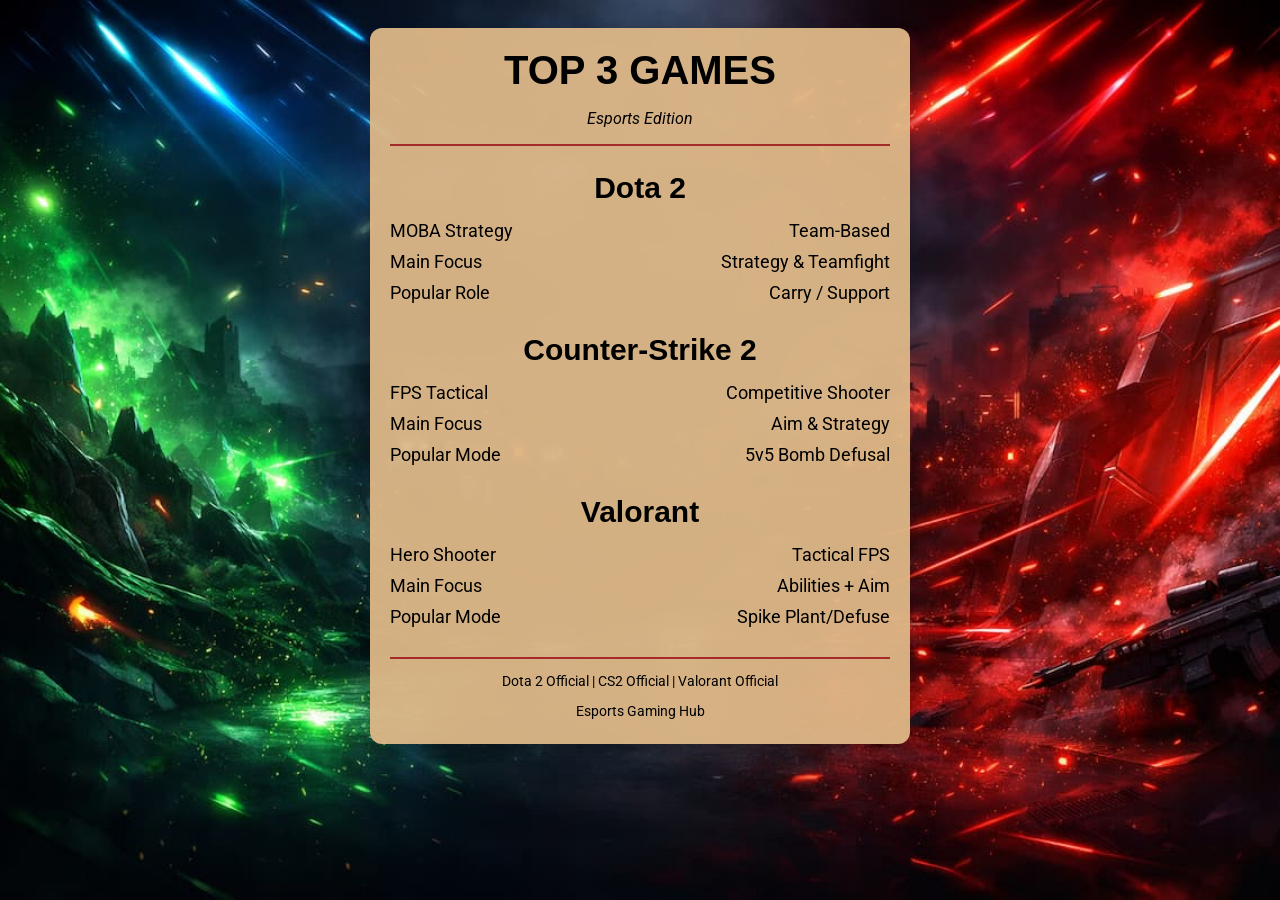
<file: cafe-remix/index.html>
<!DOCTYPE html>
<html lang="en">
  <head>
    <meta charset="utf-8" />
    <meta name="viewport" content="width=device-width, initial-scale=1.0" />
    <title>Top 3 Games</title>

    <!-- Google Font -->
    <link href="https://fonts.googleapis.com/css2?family=Roboto:wght@400;700&display=swap" rel="stylesheet"/>

    <!-- CSS -->
    <link href="styles.css" rel="stylesheet"/>
  </head>

  <body>
    <div class="menu">
      <main>
        <h1>TOP 3 GAMES</h1>
        <p class="established">Esports Edition</p>
        <hr>

        <section>
          <h2>Dota 2</h2>

          <article class="item">
            <p class="flavor">MOBA Strategy</p><p class="price">Team-Based</p>
          </article>
          <article class="item">
            <p class="flavor">Main Focus</p><p class="price">Strategy & Teamfight</p>
          </article>
          <article class="item">
            <p class="flavor">Popular Role</p><p class="price">Carry / Support</p>
          </article>
        </section>

        <section>
          <h2>Counter-Strike 2</h2>

          <article class="item">
            <p class="flavor">FPS Tactical</p><p class="price">Competitive Shooter</p>
          </article>
          <article class="item">
            <p class="flavor">Main Focus</p><p class="price">Aim & Strategy</p>
          </article>
          <article class="item">
            <p class="flavor">Popular Mode</p><p class="price">5v5 Bomb Defusal</p>
          </article>
        </section>

        <section>
          <h2>Valorant</h2>

          <article class="item">
            <p class="flavor">Hero Shooter</p><p class="price">Tactical FPS</p>
          </article>
          <article class="item">
            <p class="flavor">Main Focus</p><p class="price">Abilities + Aim</p>
          </article>
          <article class="item">
            <p class="flavor">Popular Mode</p><p class="price">Spike Plant/Defuse</p>
          </article>
        </section>

      </main>

      <hr class="bottom-line">

      <footer>
        <address>
          <p>
            <a href="https://www.dota2.com" target="_blank">Dota 2 Official</a> |
            <a href="https://www.counter-strike.net/cs2" target="_blank">CS2 Official</a> |
            <a href="https://playvalorant.com" target="_blank">Valorant Official</a>
          </p>
          <p class="address">Esports Gaming Hub</p>
        </address>
      </footer>
    </div>
  </body>
</html>
</file>
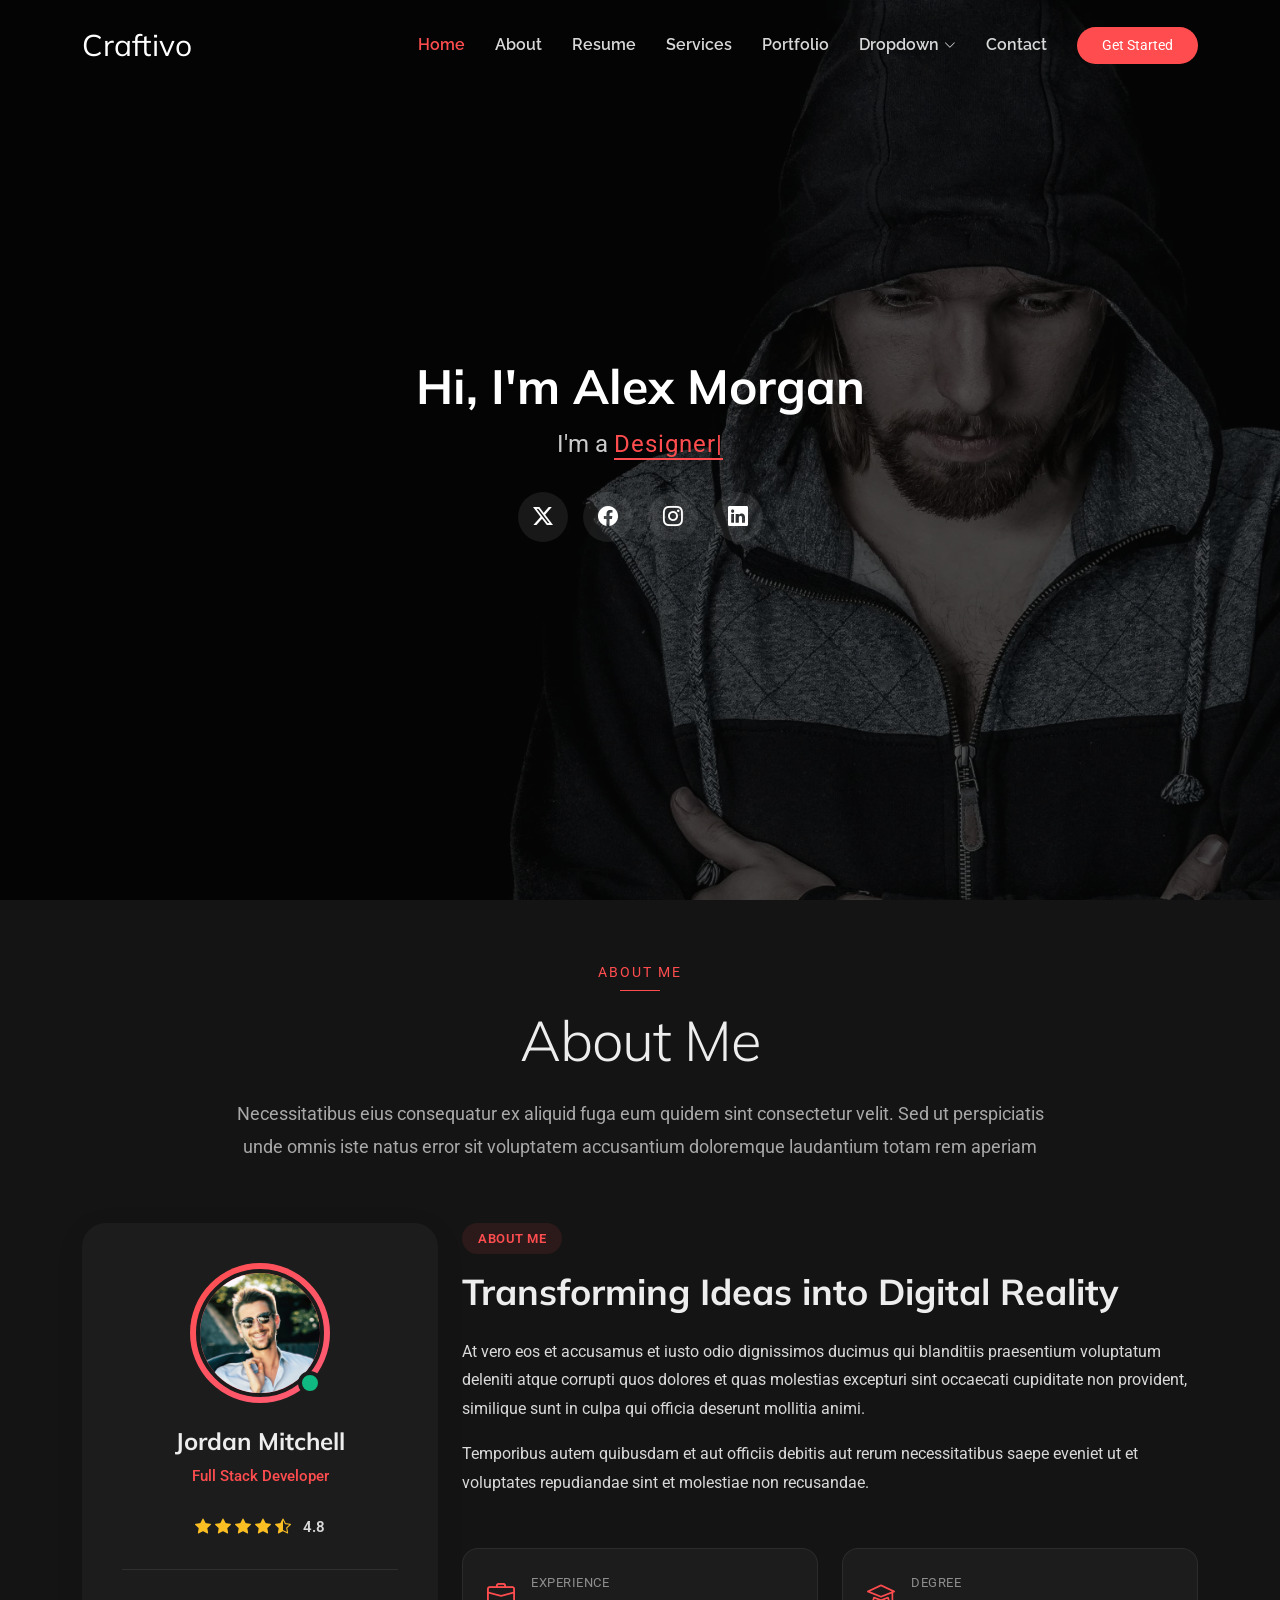
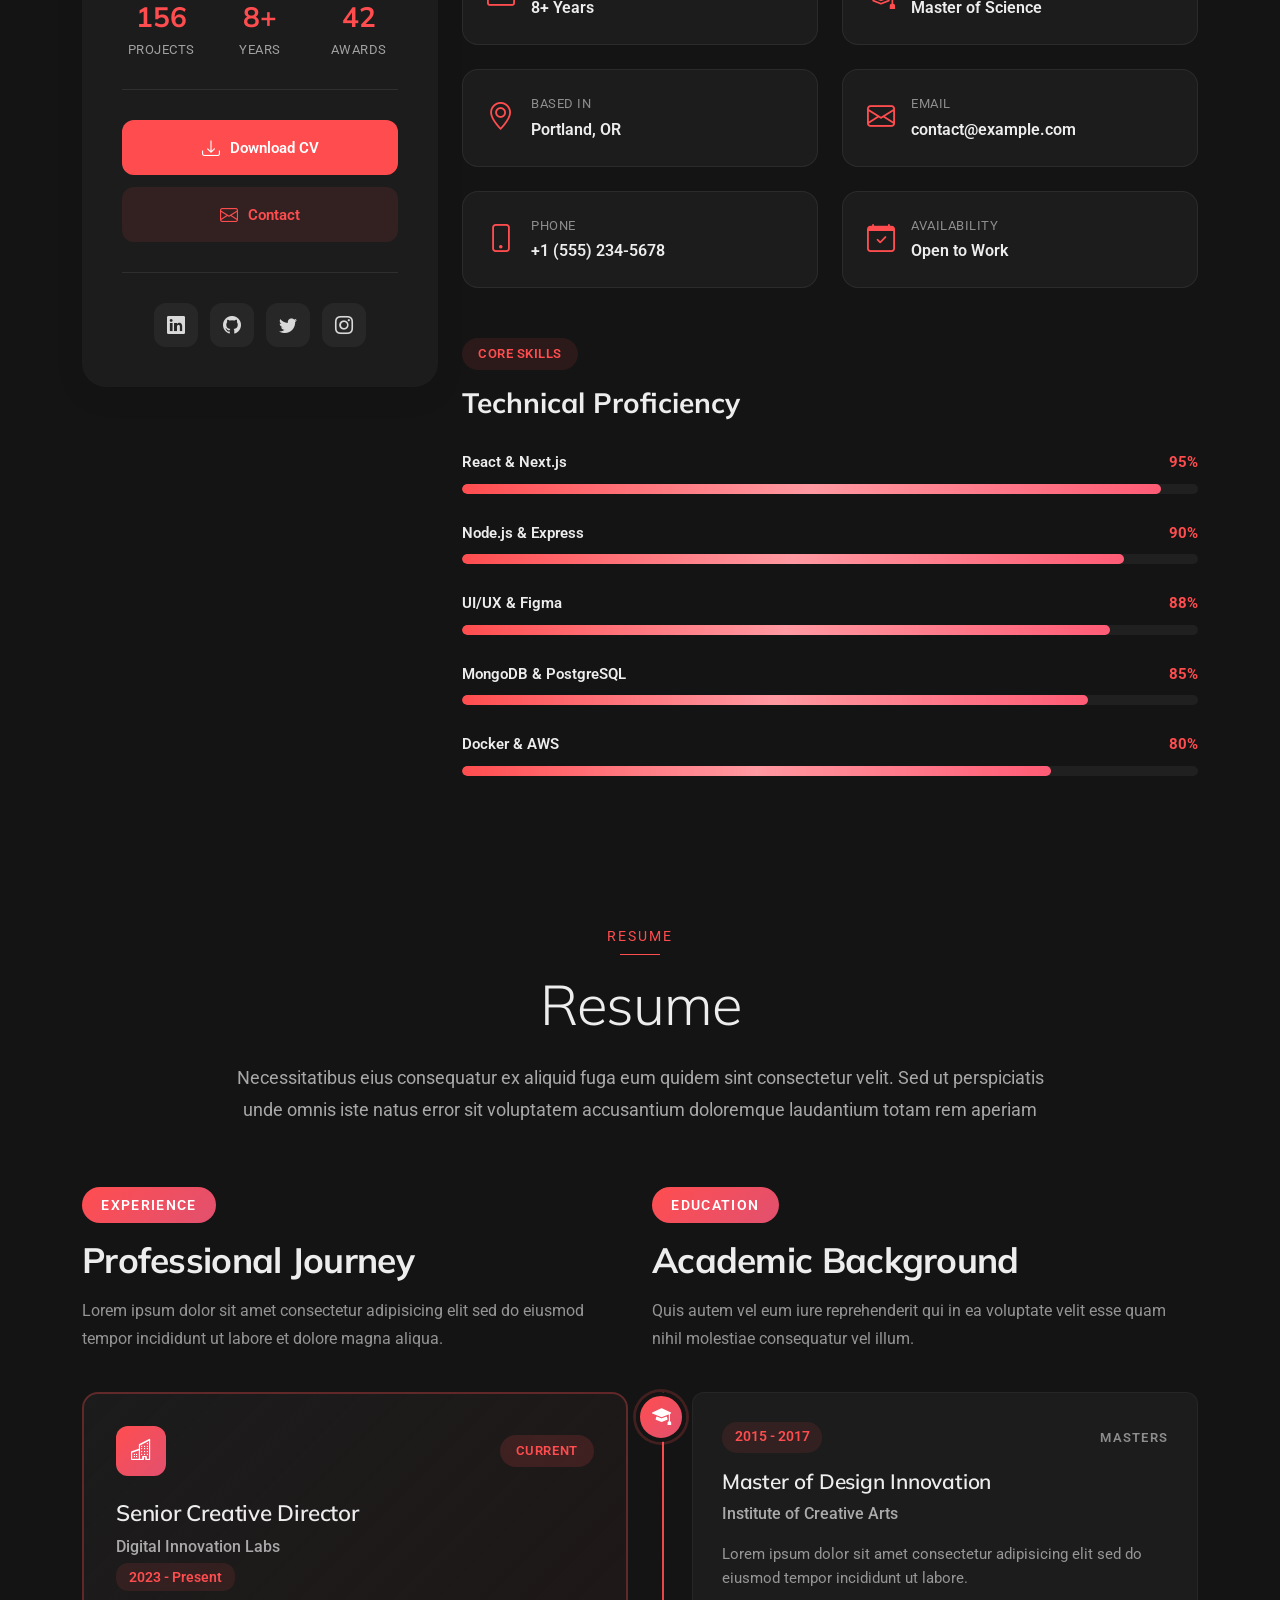
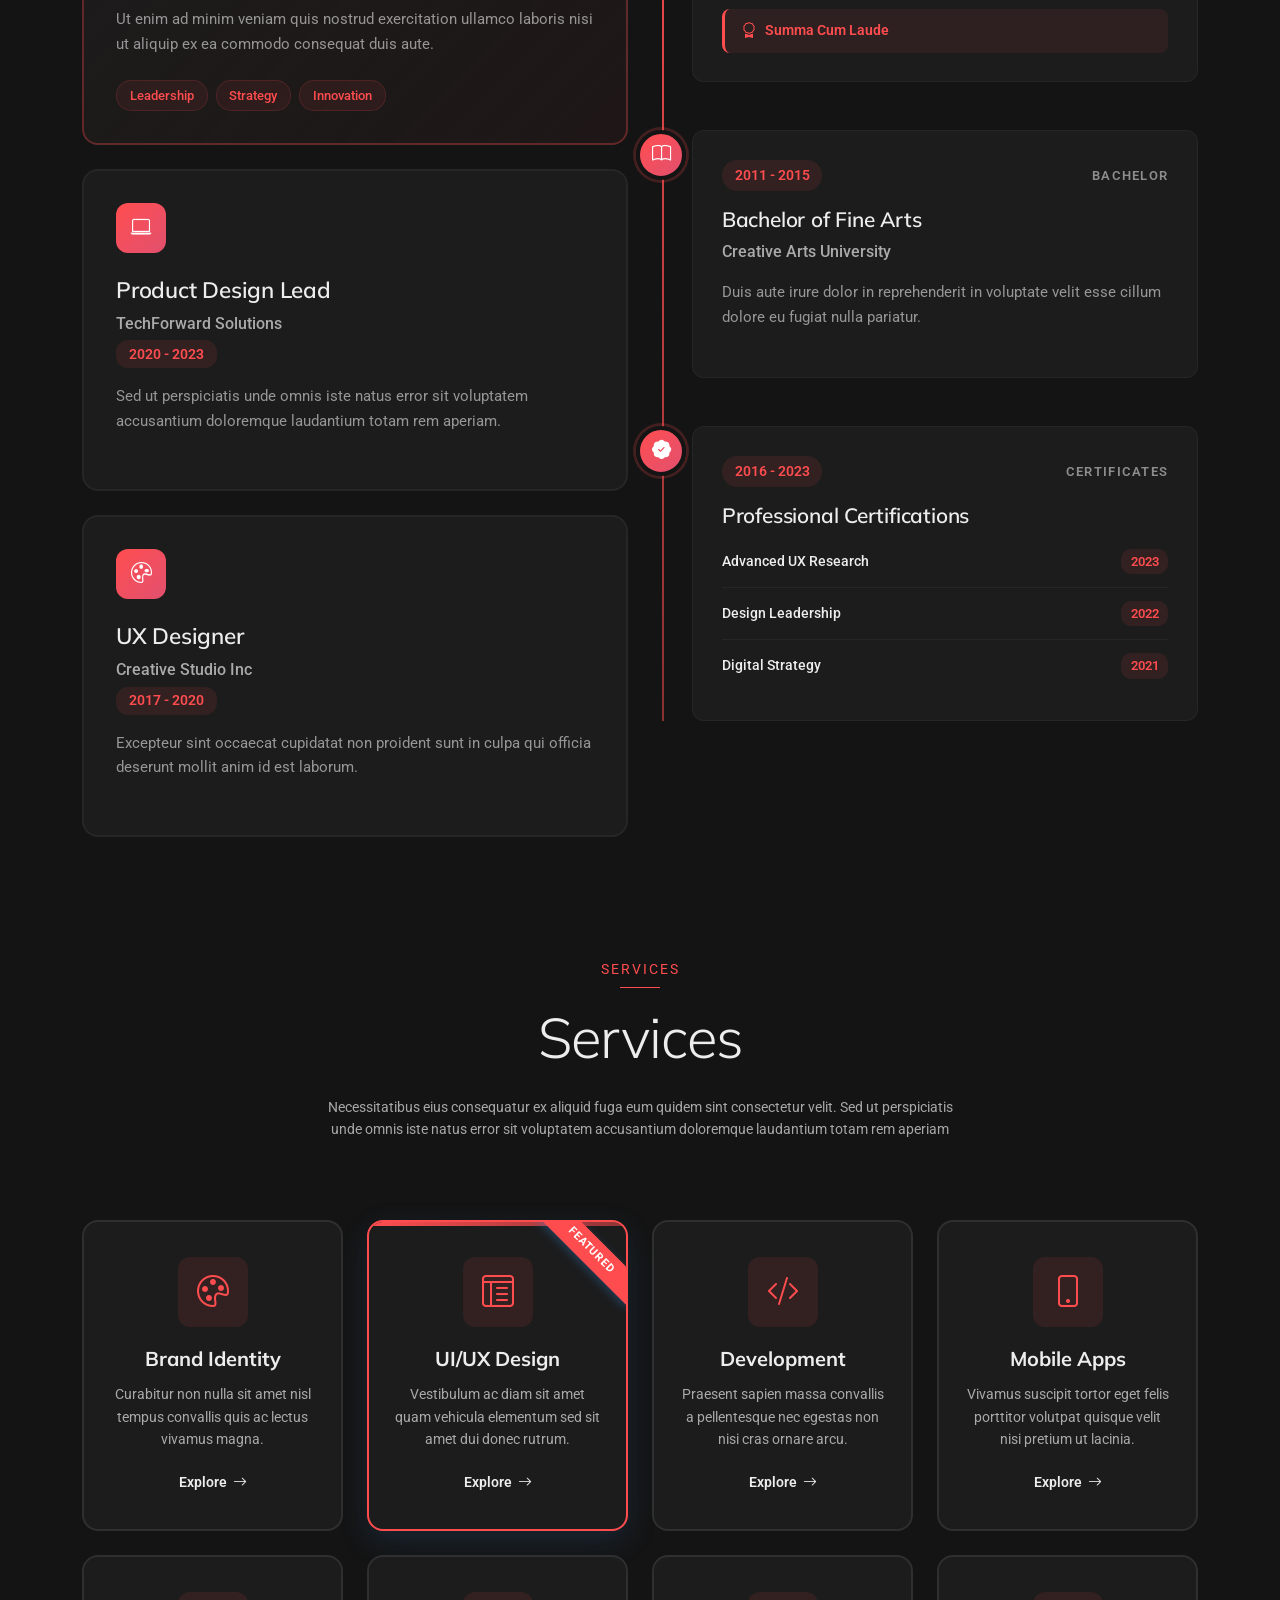
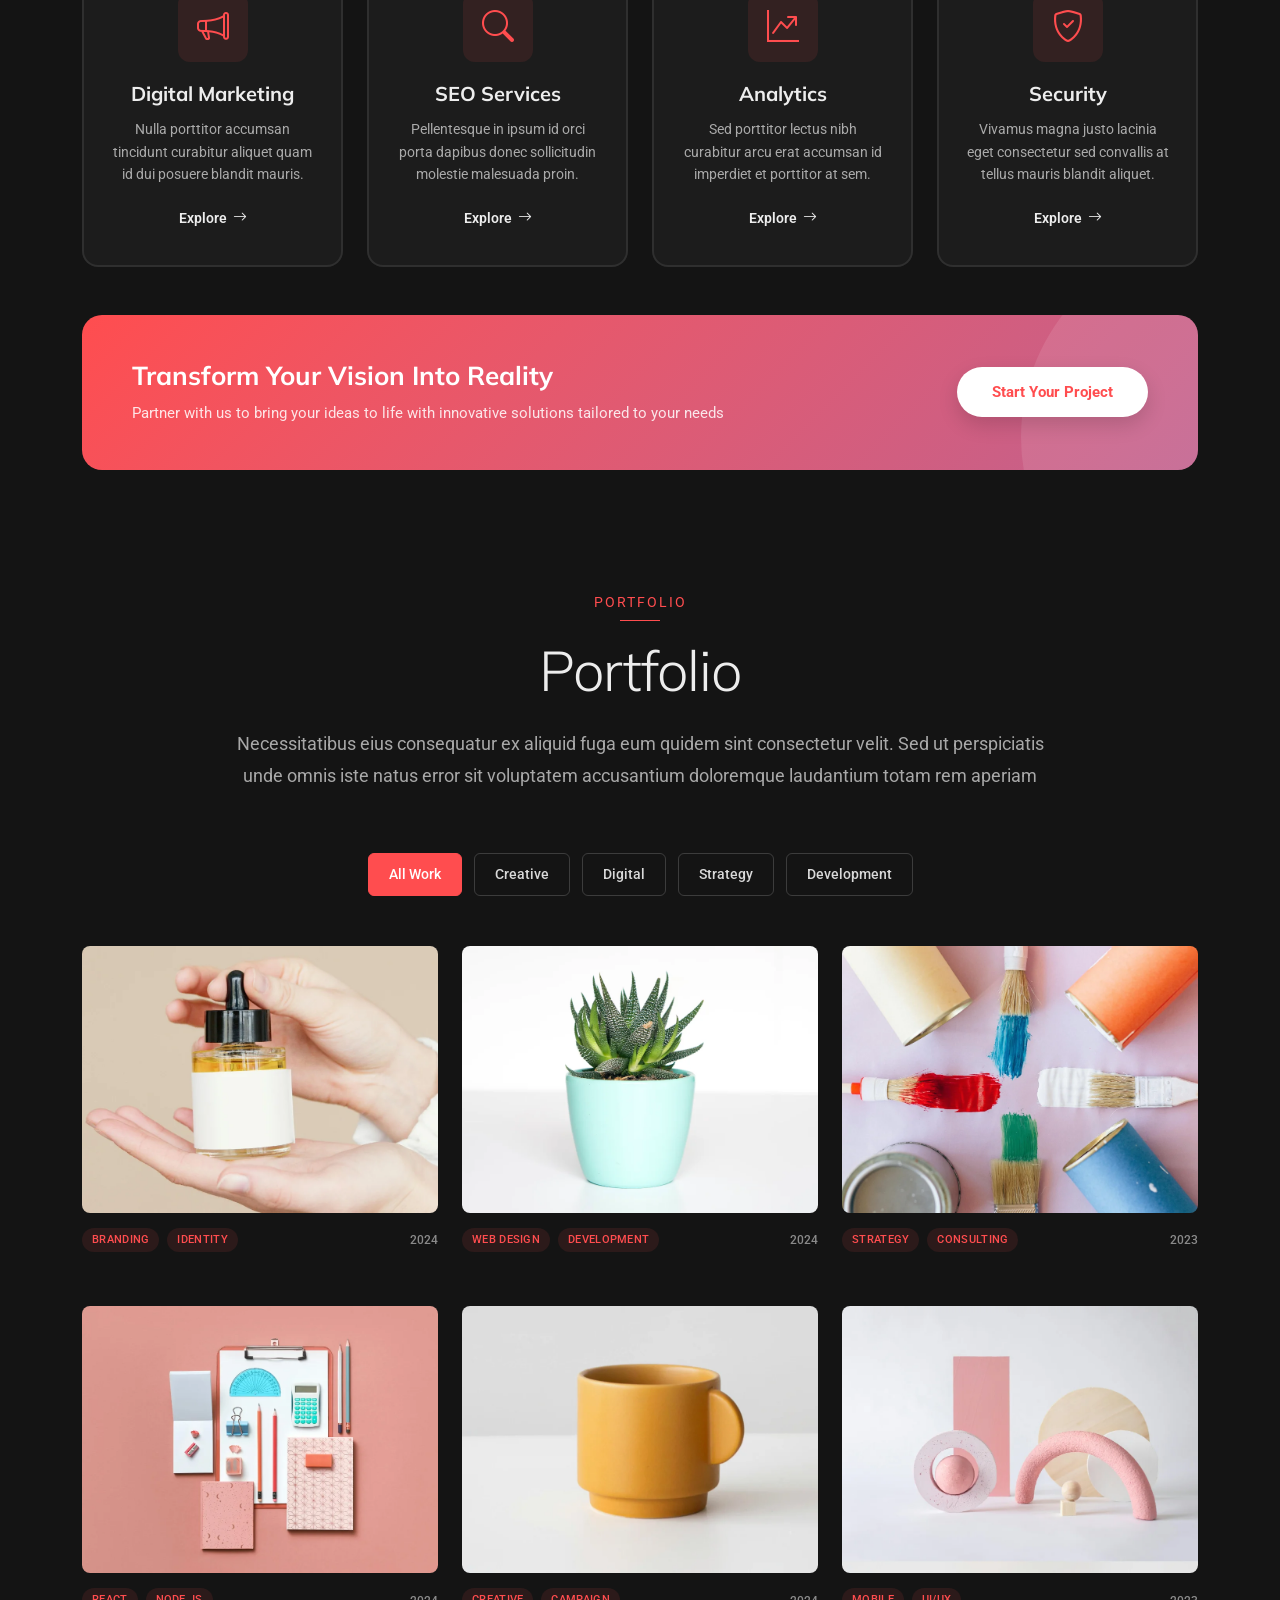
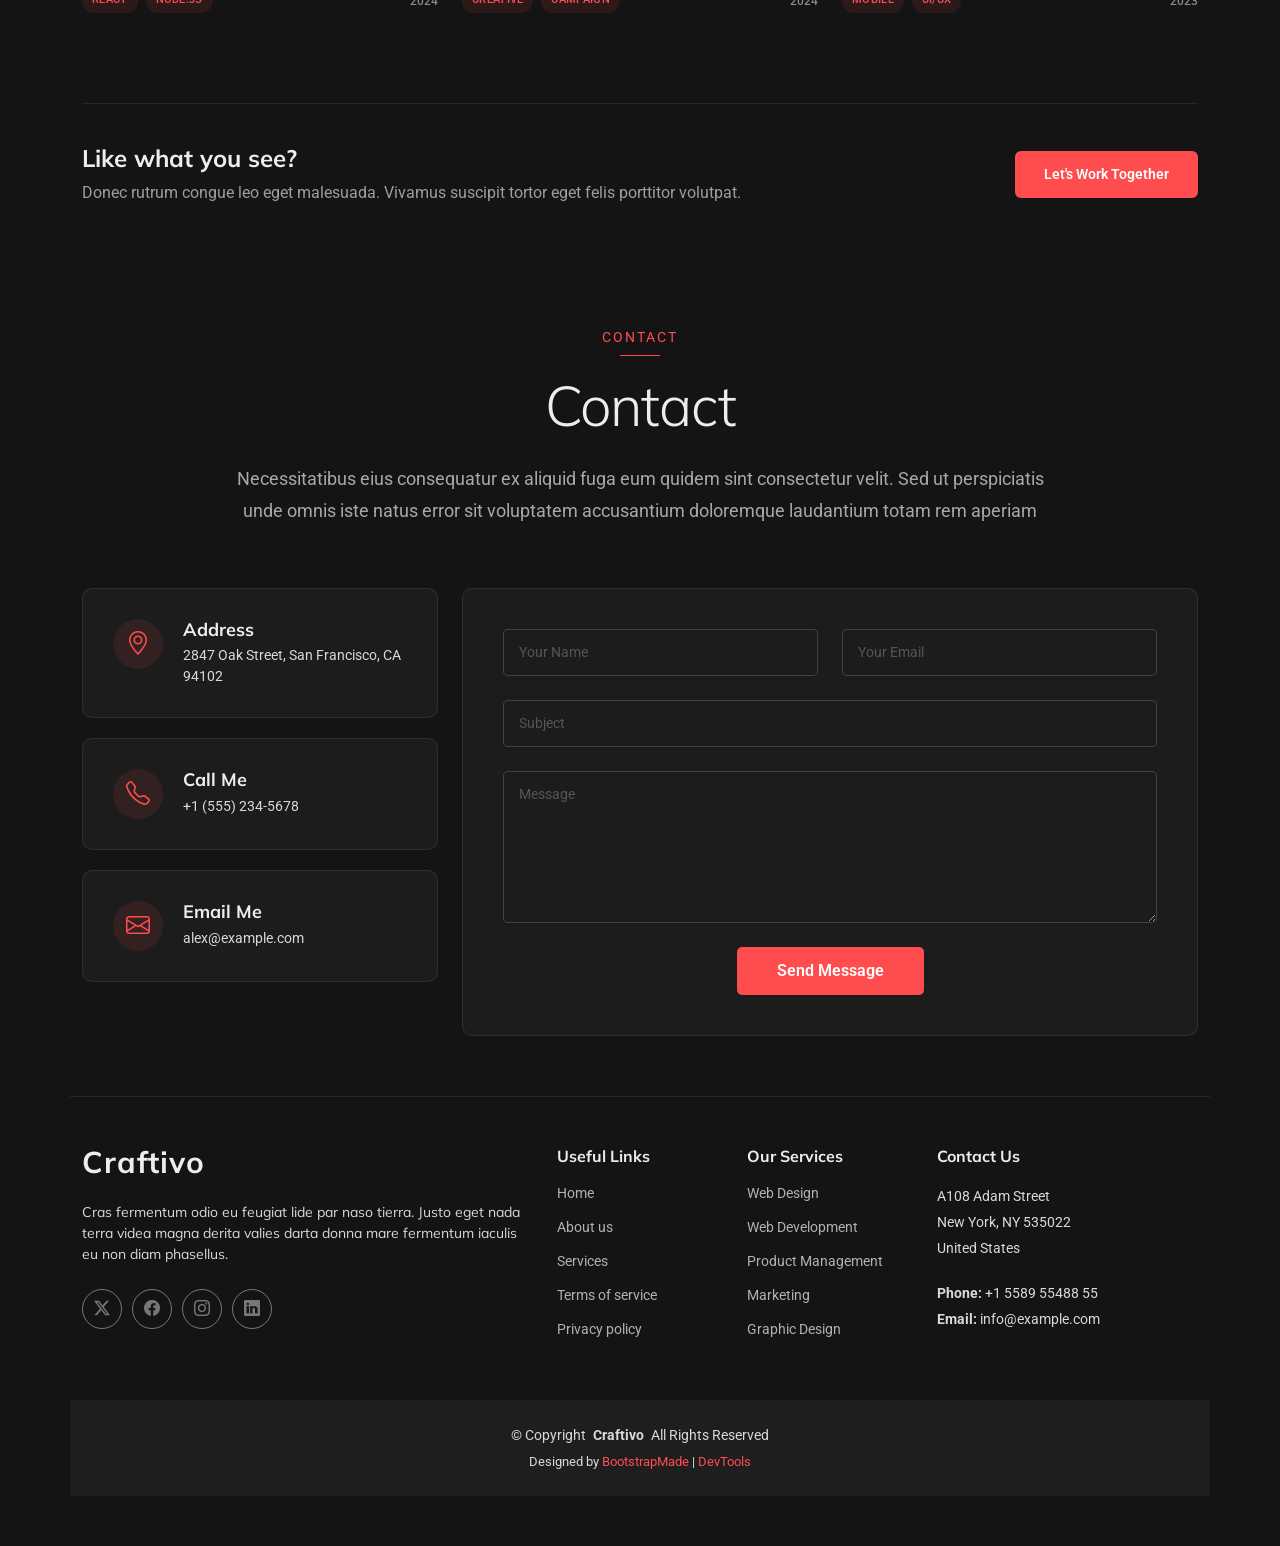
<file: p0/index.html>
<!DOCTYPE html>
<html lang="en">

<head>
  <meta charset="utf-8">
  <meta content="width=device-width, initial-scale=1.0" name="viewport">
  <title>Index - Craftivo Bootstrap Template</title>
  <meta name="description" content="">
  <meta name="keywords" content="">

  <!-- Favicons -->
  <link href="assets/img/favicon.png" rel="icon">
  <link href="assets/img/apple-touch-icon.png" rel="apple-touch-icon">

  <!-- Fonts -->
  <link href="https://fonts.googleapis.com" rel="preconnect">
  <link href="https://fonts.gstatic.com" rel="preconnect" crossorigin>
  <link href="https://fonts.googleapis.com/css2?family=Roboto:ital,wght@0,100;0,300;0,400;0,500;0,700;0,900;1,100;1,300;1,400;1,500;1,700;1,900&family=Raleway:ital,wght@0,100;0,200;0,300;0,400;0,500;0,600;0,700;0,800;0,900;1,100;1,200;1,300;1,400;1,500;1,600;1,700;1,800;1,900&family=Mulish:ital,wght@0,200;0,300;0,400;0,500;0,600;0,700;0,800;0,900;1,200;1,300;1,400;1,500;1,600;1,700;1,800;1,900&display=swap" rel="stylesheet">

  <!-- Vendor CSS Files -->
  <link href="assets/vendor/bootstrap/css/bootstrap.min.css" rel="stylesheet">
  <link href="assets/vendor/bootstrap-icons/bootstrap-icons.css" rel="stylesheet">
  <link href="assets/vendor/aos/aos.css" rel="stylesheet">
  <link href="assets/vendor/glightbox/css/glightbox.min.css" rel="stylesheet">
  <link href="assets/vendor/swiper/swiper-bundle.min.css" rel="stylesheet">

  <!-- Main CSS File -->
  <link href="assets/css/main.css" rel="stylesheet">

  <!-- =======================================================
  * Template Name: Craftivo
  * Template URL: https://bootstrapmade.com/craftivo-bootstrap-portfolio-template/
  * Updated: Oct 04 2025 with Bootstrap v5.3.8
  * Author: BootstrapMade.com
  * License: https://bootstrapmade.com/license/
  ======================================================== -->
</head>

<body class="index-page">

  <header id="header" class="header d-flex align-items-center fixed-top">
    <div class="container-fluid container-xl position-relative d-flex align-items-center">

      <a href="index.html" class="logo d-flex align-items-center me-auto">
        <!-- Uncomment the line below if you also wish to use an image logo -->
        <!-- <img src="assets/img/logo.webp" alt=""> -->
        <h1 class="sitename">Craftivo</h1>
      </a>

      <nav id="navmenu" class="navmenu">
        <ul>
          <li><a href="#hero" class="active">Home</a></li>
          <li><a href="#about">About</a></li>
          <li><a href="#resume">Resume</a></li>
          <li><a href="#services">Services</a></li>
          <li><a href="#portfolio">Portfolio</a></li>
          <li class="dropdown"><a href="#"><span>Dropdown</span> <i class="bi bi-chevron-down toggle-dropdown"></i></a>
            <ul>
              <li><a href="#">Dropdown 1</a></li>
              <li class="dropdown"><a href="#"><span>Deep Dropdown</span> <i class="bi bi-chevron-down toggle-dropdown"></i></a>
                <ul>
                  <li><a href="#">Deep Dropdown 1</a></li>
                  <li><a href="#">Deep Dropdown 2</a></li>
                  <li><a href="#">Deep Dropdown 3</a></li>
                  <li><a href="#">Deep Dropdown 4</a></li>
                  <li><a href="#">Deep Dropdown 5</a></li>
                </ul>
              </li>
              <li><a href="#">Dropdown 2</a></li>
              <li><a href="#">Dropdown 3</a></li>
              <li><a href="#">Dropdown 4</a></li>
            </ul>
          </li>
          <li><a href="#contact">Contact</a></li>
        </ul>
        <i class="mobile-nav-toggle d-xl-none bi bi-list"></i>
      </nav>

      <a class="btn-getstarted" href="#about">Get Started</a>

    </div>
  </header>

  <main class="main">

    <!-- Hero Section -->
    <section id="hero" class="hero section dark-background">

      <img src="assets/img/profile/profile-bg-5.webp" alt="" data-aos="fade-in">

      <div class="container" data-aos="fade-up" data-aos-delay="100">
        <div class="row justify-content-center">
          <div class="col-lg-8 text-center">
            <h2>Hi, I'm Alex Morgan</h2>
            <p>I'm a <span class="typed" data-typed-items="Designer, Developer, Freelancer, Photographer"></span><span class="typed-cursor" aria-hidden="true"></span></p>
            <div class="social-links">
              <a href="#"><i class="bi bi-twitter-x"></i></a>
              <a href="#"><i class="bi bi-facebook"></i></a>
              <a href="#"><i class="bi bi-instagram"></i></a>
              <a href="#"><i class="bi bi-linkedin"></i></a>
            </div>
          </div>
        </div>
      </div>

    </section><!-- /Hero Section -->

    <!-- About Section -->
    <section id="about" class="about section">

      <!-- Section Title -->
      <div class="container section-title" data-aos="fade-up">
        <span class="subtitle">About Me</span>
        <h2>About Me</h2>
        <p>Necessitatibus eius consequatur ex aliquid fuga eum quidem sint consectetur velit. Sed ut perspiciatis unde omnis iste natus error sit voluptatem accusantium doloremque laudantium totam rem aperiam</p>
      </div><!-- End Section Title -->

      <div class="container" data-aos="fade-up" data-aos-delay="100">

        <div class="row gy-5">
          <div class="col-lg-4" data-aos="zoom-in" data-aos-delay="150">
            <div class="profile-card">
              <div class="profile-header">
                <div class="profile-avatar">
                  <img src="assets/img/profile/profile-square-3.webp" class="img-fluid" alt="">
                  <div class="status-indicator"></div>
                </div>
                <h3>Jordan Mitchell</h3>
                <span class="role">Full Stack Developer</span>
                <div class="rating">
                  <i class="bi bi-star-fill"></i>
                  <i class="bi bi-star-fill"></i>
                  <i class="bi bi-star-fill"></i>
                  <i class="bi bi-star-fill"></i>
                  <i class="bi bi-star-half"></i>
                  <span>4.8</span>
                </div>
              </div>

              <div class="profile-stats">
                <div class="stat-item">
                  <h4>156</h4>
                  <p>Projects</p>
                </div>
                <div class="stat-item">
                  <h4>8+</h4>
                  <p>Years</p>
                </div>
                <div class="stat-item">
                  <h4>42</h4>
                  <p>Awards</p>
                </div>
              </div>

              <div class="profile-actions">
                <a href="#" class="btn-primary"><i class="bi bi-download"></i> Download CV</a>
                <a href="#" class="btn-secondary"><i class="bi bi-envelope"></i> Contact</a>
              </div>

              <div class="social-connect">
                <a href="#"><i class="bi bi-linkedin"></i></a>
                <a href="#"><i class="bi bi-github"></i></a>
                <a href="#"><i class="bi bi-twitter"></i></a>
                <a href="#"><i class="bi bi-instagram"></i></a>
              </div>
            </div>
          </div>

          <div class="col-lg-8" data-aos="fade-left" data-aos-delay="200">
            <div class="content-wrapper">
              <div class="bio-section">
                <div class="section-tag">About Me</div>
                <h2>Transforming Ideas into Digital Reality</h2>
                <p>At vero eos et accusamus et iusto odio dignissimos ducimus qui blanditiis praesentium voluptatum deleniti atque corrupti quos dolores et quas molestias excepturi sint occaecati cupiditate non provident, similique sunt in culpa qui officia deserunt mollitia animi.</p>
                <p>Temporibus autem quibusdam et aut officiis debitis aut rerum necessitatibus saepe eveniet ut et voluptates repudiandae sint et molestiae non recusandae.</p>
              </div>

              <div class="details-grid">
                <div class="detail-item" data-aos="fade-up" data-aos-delay="250">
                  <i class="bi bi-briefcase"></i>
                  <div class="detail-content">
                    <span>Experience</span>
                    <strong>8+ Years</strong>
                  </div>
                </div>

                <div class="detail-item" data-aos="fade-up" data-aos-delay="300">
                  <i class="bi bi-mortarboard"></i>
                  <div class="detail-content">
                    <span>Degree</span>
                    <strong>Master of Science</strong>
                  </div>
                </div>

                <div class="detail-item" data-aos="fade-up" data-aos-delay="350">
                  <i class="bi bi-geo-alt"></i>
                  <div class="detail-content">
                    <span>Based In</span>
                    <strong>Portland, OR</strong>
                  </div>
                </div>

                <div class="detail-item" data-aos="fade-up" data-aos-delay="100">
                  <i class="bi bi-envelope"></i>
                  <div class="detail-content">
                    <span>Email</span>
                    <strong>contact@example.com</strong>
                  </div>
                </div>

                <div class="detail-item" data-aos="fade-up" data-aos-delay="150">
                  <i class="bi bi-phone"></i>
                  <div class="detail-content">
                    <span>Phone</span>
                    <strong>+1 (555) 234-5678</strong>
                  </div>
                </div>

                <div class="detail-item" data-aos="fade-up" data-aos-delay="200">
                  <i class="bi bi-calendar-check"></i>
                  <div class="detail-content">
                    <span>Availability</span>
                    <strong>Open to Work</strong>
                  </div>
                </div>
              </div>

              <div class="skills-showcase" data-aos="fade-up" data-aos-delay="250">
                <div class="section-tag">Core Skills</div>
                <h3>Technical Proficiency</h3>

                <div class="skills-list skills-animation">
                  <div class="skill-item">
                    <div class="skill-info">
                      <span class="skill-name">React &amp; Next.js</span>
                      <span class="skill-percent">95%</span>
                    </div>
                    <div class="progress">
                      <div class="progress-bar" role="progressbar" aria-valuenow="95" aria-valuemin="0" aria-valuemax="100"></div>
                    </div>
                  </div>

                  <div class="skill-item">
                    <div class="skill-info">
                      <span class="skill-name">Node.js &amp; Express</span>
                      <span class="skill-percent">90%</span>
                    </div>
                    <div class="progress">
                      <div class="progress-bar" role="progressbar" aria-valuenow="90" aria-valuemin="0" aria-valuemax="100"></div>
                    </div>
                  </div>

                  <div class="skill-item">
                    <div class="skill-info">
                      <span class="skill-name">UI/UX &amp; Figma</span>
                      <span class="skill-percent">88%</span>
                    </div>
                    <div class="progress">
                      <div class="progress-bar" role="progressbar" aria-valuenow="88" aria-valuemin="0" aria-valuemax="100"></div>
                    </div>
                  </div>

                  <div class="skill-item">
                    <div class="skill-info">
                      <span class="skill-name">MongoDB &amp; PostgreSQL</span>
                      <span class="skill-percent">85%</span>
                    </div>
                    <div class="progress">
                      <div class="progress-bar" role="progressbar" aria-valuenow="85" aria-valuemin="0" aria-valuemax="100"></div>
                    </div>
                  </div>

                  <div class="skill-item">
                    <div class="skill-info">
                      <span class="skill-name">Docker &amp; AWS</span>
                      <span class="skill-percent">80%</span>
                    </div>
                    <div class="progress">
                      <div class="progress-bar" role="progressbar" aria-valuenow="80" aria-valuemin="0" aria-valuemax="100"></div>
                    </div>
                  </div>
                </div>
              </div>
            </div>
          </div>
        </div>

      </div>

    </section><!-- /About Section -->

    <!-- Resume Section -->
    <section id="resume" class="resume section">

      <!-- Section Title -->
      <div class="container section-title" data-aos="fade-up">
        <span class="subtitle">Resume</span>
        <h2>Resume</h2>
        <p>Necessitatibus eius consequatur ex aliquid fuga eum quidem sint consectetur velit. Sed ut perspiciatis unde omnis iste natus error sit voluptatem accusantium doloremque laudantium totam rem aperiam</p>
      </div><!-- End Section Title -->

      <div class="container" data-aos="fade-up" data-aos-delay="100">

        <div class="row gy-5">
          <div class="col-lg-6">
            <div class="experience-section">
              <div class="section-header" data-aos="fade-right" data-aos-delay="200">
                <div class="header-content">
                  <span class="section-badge">Experience</span>
                  <h2>Professional Journey</h2>
                  <p>Lorem ipsum dolor sit amet consectetur adipisicing elit sed do eiusmod tempor incididunt ut labore et dolore magna aliqua.</p>
                </div>
              </div>

              <div class="experience-cards">
                <div class="exp-card featured" data-aos="zoom-in" data-aos-delay="300">
                  <div class="card-header">
                    <div class="company-logo">
                      <i class="bi bi-buildings"></i>
                    </div>
                    <div class="period-badge">Current</div>
                  </div>
                  <div class="card-body">
                    <h3>Senior Creative Director</h3>
                    <p class="company-name">Digital Innovation Labs</p>
                    <span class="duration">2023 - Present</span>
                    <p class="description">Ut enim ad minim veniam quis nostrud exercitation ullamco laboris nisi ut aliquip ex ea commodo consequat duis aute.</p>
                    <div class="skills-tags">
                      <span class="skill-tag">Leadership</span>
                      <span class="skill-tag">Strategy</span>
                      <span class="skill-tag">Innovation</span>
                    </div>
                  </div>
                </div>

                <div class="exp-card" data-aos="zoom-in" data-aos-delay="350">
                  <div class="card-header">
                    <div class="company-logo">
                      <i class="bi bi-laptop"></i>
                    </div>
                  </div>
                  <div class="card-body">
                    <h3>Product Design Lead</h3>
                    <p class="company-name">TechForward Solutions</p>
                    <span class="duration">2020 - 2023</span>
                    <p class="description">Sed ut perspiciatis unde omnis iste natus error sit voluptatem accusantium doloremque laudantium totam rem aperiam.</p>
                  </div>
                </div>

                <div class="exp-card" data-aos="zoom-in" data-aos-delay="400">
                  <div class="card-header">
                    <div class="company-logo">
                      <i class="bi bi-palette"></i>
                    </div>
                  </div>
                  <div class="card-body">
                    <h3>UX Designer</h3>
                    <p class="company-name">Creative Studio Inc</p>
                    <span class="duration">2017 - 2020</span>
                    <p class="description">Excepteur sint occaecat cupidatat non proident sunt in culpa qui officia deserunt mollit anim id est laborum.</p>
                  </div>
                </div>
              </div>
            </div>
          </div>

          <div class="col-lg-6">
            <div class="education-section">
              <div class="section-header" data-aos="fade-left" data-aos-delay="200">
                <div class="header-content">
                  <span class="section-badge">Education</span>
                  <h2>Academic Background</h2>
                  <p>Quis autem vel eum iure reprehenderit qui in ea voluptate velit esse quam nihil molestiae consequatur vel illum.</p>
                </div>
              </div>

              <div class="education-timeline" data-aos="fade-left" data-aos-delay="300">
                <div class="timeline-track">
                  <div class="timeline-item">
                    <div class="timeline-marker">
                      <i class="bi bi-mortarboard-fill"></i>
                    </div>
                    <div class="timeline-content">
                      <div class="education-meta">
                        <span class="year-range">2015 - 2017</span>
                        <span class="degree-level">Masters</span>
                      </div>
                      <h4>Master of Design Innovation</h4>
                      <p class="institution">Institute of Creative Arts</p>
                      <p class="description">Lorem ipsum dolor sit amet consectetur adipisicing elit sed do eiusmod tempor incididunt ut labore.</p>
                      <div class="achievement">
                        <i class="bi bi-award"></i>
                        <span>Summa Cum Laude</span>
                      </div>
                    </div>
                  </div>

                  <div class="timeline-item">
                    <div class="timeline-marker">
                      <i class="bi bi-book"></i>
                    </div>
                    <div class="timeline-content">
                      <div class="education-meta">
                        <span class="year-range">2011 - 2015</span>
                        <span class="degree-level">Bachelor</span>
                      </div>
                      <h4>Bachelor of Fine Arts</h4>
                      <p class="institution">Creative Arts University</p>
                      <p class="description">Duis aute irure dolor in reprehenderit in voluptate velit esse cillum dolore eu fugiat nulla pariatur.</p>
                    </div>
                  </div>

                  <div class="timeline-item">
                    <div class="timeline-marker">
                      <i class="bi bi-patch-check-fill"></i>
                    </div>
                    <div class="timeline-content">
                      <div class="education-meta">
                        <span class="year-range">2016 - 2023</span>
                        <span class="degree-level">Certificates</span>
                      </div>
                      <h4>Professional Certifications</h4>
                      <div class="certifications-list">
                        <div class="cert-item">
                          <span class="cert-name">Advanced UX Research</span>
                          <span class="cert-year">2023</span>
                        </div>
                        <div class="cert-item">
                          <span class="cert-name">Design Leadership</span>
                          <span class="cert-year">2022</span>
                        </div>
                        <div class="cert-item">
                          <span class="cert-name">Digital Strategy</span>
                          <span class="cert-year">2021</span>
                        </div>
                      </div>
                    </div>
                  </div>
                </div>
              </div>
            </div>
          </div>
        </div>

      </div>

    </section><!-- /Resume Section -->

    <!-- Services Section -->
    <section id="services" class="services section">

      <!-- Section Title -->
      <div class="container section-title" data-aos="fade-up">
        <span class="subtitle">Services</span>
        <h2>Services</h2>
        <p>Necessitatibus eius consequatur ex aliquid fuga eum quidem sint consectetur velit. Sed ut perspiciatis unde omnis iste natus error sit voluptatem accusantium doloremque laudantium totam rem aperiam</p>
      </div><!-- End Section Title -->

      <div class="container" data-aos="fade-up" data-aos-delay="100">

        <div class="row gy-4">
          <div class="col-lg-3 col-md-6" data-aos="zoom-in" data-aos-delay="100">
            <div class="service-item">
              <div class="icon-wrapper">
                <i class="bi bi-palette"></i>
              </div>
              <h4>Brand Identity</h4>
              <p>Curabitur non nulla sit amet nisl tempus convallis quis ac lectus vivamus magna.</p>
              <a href="service-details.html" class="read-more">
                <span>Explore</span>
                <i class="bi bi-arrow-right"></i>
              </a>
            </div>
          </div>

          <div class="col-lg-3 col-md-6" data-aos="zoom-in" data-aos-delay="200">
            <div class="service-item featured">
              <div class="featured-tag">Featured</div>
              <div class="icon-wrapper">
                <i class="bi bi-layout-text-window-reverse"></i>
              </div>
              <h4>UI/UX Design</h4>
              <p>Vestibulum ac diam sit amet quam vehicula elementum sed sit amet dui donec rutrum.</p>
              <a href="service-details.html" class="read-more">
                <span>Explore</span>
                <i class="bi bi-arrow-right"></i>
              </a>
            </div>
          </div>

          <div class="col-lg-3 col-md-6" data-aos="zoom-in" data-aos-delay="300">
            <div class="service-item">
              <div class="icon-wrapper">
                <i class="bi bi-code-slash"></i>
              </div>
              <h4>Development</h4>
              <p>Praesent sapien massa convallis a pellentesque nec egestas non nisi cras ornare arcu.</p>
              <a href="service-details.html" class="read-more">
                <span>Explore</span>
                <i class="bi bi-arrow-right"></i>
              </a>
            </div>
          </div>

          <div class="col-lg-3 col-md-6" data-aos="zoom-in" data-aos-delay="400">
            <div class="service-item">
              <div class="icon-wrapper">
                <i class="bi bi-phone"></i>
              </div>
              <h4>Mobile Apps</h4>
              <p>Vivamus suscipit tortor eget felis porttitor volutpat quisque velit nisi pretium ut lacinia.</p>
              <a href="service-details.html" class="read-more">
                <span>Explore</span>
                <i class="bi bi-arrow-right"></i>
              </a>
            </div>
          </div>

          <div class="col-lg-3 col-md-6" data-aos="zoom-in" data-aos-delay="100">
            <div class="service-item">
              <div class="icon-wrapper">
                <i class="bi bi-megaphone"></i>
              </div>
              <h4>Digital Marketing</h4>
              <p>Nulla porttitor accumsan tincidunt curabitur aliquet quam id dui posuere blandit mauris.</p>
              <a href="service-details.html" class="read-more">
                <span>Explore</span>
                <i class="bi bi-arrow-right"></i>
              </a>
            </div>
          </div>

          <div class="col-lg-3 col-md-6" data-aos="zoom-in" data-aos-delay="200">
            <div class="service-item">
              <div class="icon-wrapper">
                <i class="bi bi-search"></i>
              </div>
              <h4>SEO Services</h4>
              <p>Pellentesque in ipsum id orci porta dapibus donec sollicitudin molestie malesuada proin.</p>
              <a href="service-details.html" class="read-more">
                <span>Explore</span>
                <i class="bi bi-arrow-right"></i>
              </a>
            </div>
          </div>

          <div class="col-lg-3 col-md-6" data-aos="zoom-in" data-aos-delay="300">
            <div class="service-item">
              <div class="icon-wrapper">
                <i class="bi bi-graph-up-arrow"></i>
              </div>
              <h4>Analytics</h4>
              <p>Sed porttitor lectus nibh curabitur arcu erat accumsan id imperdiet et porttitor at sem.</p>
              <a href="service-details.html" class="read-more">
                <span>Explore</span>
                <i class="bi bi-arrow-right"></i>
              </a>
            </div>
          </div>

          <div class="col-lg-3 col-md-6" data-aos="zoom-in" data-aos-delay="400">
            <div class="service-item">
              <div class="icon-wrapper">
                <i class="bi bi-shield-check"></i>
              </div>
              <h4>Security</h4>
              <p>Vivamus magna justo lacinia eget consectetur sed convallis at tellus mauris blandit aliquet.</p>
              <a href="service-details.html" class="read-more">
                <span>Explore</span>
                <i class="bi bi-arrow-right"></i>
              </a>
            </div>
          </div>

        </div>

        <div class="row mt-5">
          <div class="col-12" data-aos="fade-up" data-aos-delay="200">
            <div class="cta-box">
              <div class="row align-items-center">
                <div class="col-lg-8">
                  <h3>Transform Your Vision Into Reality</h3>
                  <p>Partner with us to bring your ideas to life with innovative solutions tailored to your needs</p>
                </div>
                <div class="col-lg-4 text-lg-end text-center">
                  <a href="service-details.html" class="cta-btn">Start Your Project</a>
                </div>
              </div>
            </div>
          </div>
        </div>

      </div>

    </section><!-- /Services Section -->

    <!-- Portfolio Section -->
    <section id="portfolio" class="portfolio section">

      <!-- Section Title -->
      <div class="container section-title" data-aos="fade-up">
        <span class="subtitle">Portfolio</span>
        <h2>Portfolio</h2>
        <p>Necessitatibus eius consequatur ex aliquid fuga eum quidem sint consectetur velit. Sed ut perspiciatis unde omnis iste natus error sit voluptatem accusantium doloremque laudantium totam rem aperiam</p>
      </div><!-- End Section Title -->

      <div class="container" data-aos="fade-up" data-aos-delay="100">

        <div class="isotope-layout" data-default-filter="*" data-layout="masonry" data-sort="original-order">
          <ul class="portfolio-filters isotope-filters" data-aos="fade-up" data-aos-delay="200">
            <li data-filter="*" class="filter-active">All Work</li>
            <li data-filter=".filter-creative">Creative</li>
            <li data-filter=".filter-digital">Digital</li>
            <li data-filter=".filter-strategy">Strategy</li>
            <li data-filter=".filter-development">Development</li>
          </ul>

          <div class="row gy-4 isotope-container" data-aos="fade-up" data-aos-delay="300">
            <div class="col-lg-4 col-md-6 portfolio-item isotope-item filter-creative">
              <div class="portfolio-card">
                <div class="portfolio-image-container">
                  <img src="assets/img/portfolio/portfolio-1.webp" alt="Creative Project" class="img-fluid" loading="lazy">
                  <div class="portfolio-overlay">
                    <div class="portfolio-info">
                      <span class="project-category">Creative Design</span>
                      <h4>Visual Identity System</h4>
                    </div>
                    <div class="portfolio-actions">
                      <a href="assets/img/portfolio/portfolio-1.webp" class="glightbox portfolio-link">
                        <i class="bi bi-plus-lg"></i>
                      </a>
                      <a href="#" class="portfolio-details">
                        <i class="bi bi-arrow-right"></i>
                      </a>
                    </div>
                  </div>
                </div>
                <div class="portfolio-meta">
                  <div class="project-tags">
                    <span class="tag">Branding</span>
                    <span class="tag">Identity</span>
                  </div>
                  <div class="project-year">2024</div>
                </div>
              </div>
            </div>

            <div class="col-lg-4 col-md-6 portfolio-item isotope-item filter-digital">
              <div class="portfolio-card">
                <div class="portfolio-image-container">
                  <img src="assets/img/portfolio/portfolio-2.webp" alt="Digital Project" class="img-fluid" loading="lazy">
                  <div class="portfolio-overlay">
                    <div class="portfolio-info">
                      <span class="project-category">Digital Experience</span>
                      <h4>Interactive Web Platform</h4>
                    </div>
                    <div class="portfolio-actions">
                      <a href="assets/img/portfolio/portfolio-2.webp" class="glightbox portfolio-link">
                        <i class="bi bi-plus-lg"></i>
                      </a>
                      <a href="#" class="portfolio-details">
                        <i class="bi bi-arrow-right"></i>
                      </a>
                    </div>
                  </div>
                </div>
                <div class="portfolio-meta">
                  <div class="project-tags">
                    <span class="tag">Web Design</span>
                    <span class="tag">Development</span>
                  </div>
                  <div class="project-year">2024</div>
                </div>
              </div>
            </div>

            <div class="col-lg-4 col-md-6 portfolio-item isotope-item filter-strategy">
              <div class="portfolio-card">
                <div class="portfolio-image-container">
                  <img src="assets/img/portfolio/portfolio-3.webp" alt="Strategy Project" class="img-fluid" loading="lazy">
                  <div class="portfolio-overlay">
                    <div class="portfolio-info">
                      <span class="project-category">Brand Strategy</span>
                      <h4>Market Positioning</h4>
                    </div>
                    <div class="portfolio-actions">
                      <a href="assets/img/portfolio/portfolio-3.webp" class="glightbox portfolio-link">
                        <i class="bi bi-plus-lg"></i>
                      </a>
                      <a href="#" class="portfolio-details">
                        <i class="bi bi-arrow-right"></i>
                      </a>
                    </div>
                  </div>
                </div>
                <div class="portfolio-meta">
                  <div class="project-tags">
                    <span class="tag">Strategy</span>
                    <span class="tag">Consulting</span>
                  </div>
                  <div class="project-year">2023</div>
                </div>
              </div>
            </div>

            <div class="col-lg-4 col-md-6 portfolio-item isotope-item filter-development">
              <div class="portfolio-card">
                <div class="portfolio-image-container">
                  <img src="assets/img/portfolio/portfolio-4.webp" alt="Development Project" class="img-fluid" loading="lazy">
                  <div class="portfolio-overlay">
                    <div class="portfolio-info">
                      <span class="project-category">Full Stack</span>
                      <h4>Custom Application</h4>
                    </div>
                    <div class="portfolio-actions">
                      <a href="assets/img/portfolio/portfolio-4.webp" class="glightbox portfolio-link">
                        <i class="bi bi-plus-lg"></i>
                      </a>
                      <a href="#" class="portfolio-details">
                        <i class="bi bi-arrow-right"></i>
                      </a>
                    </div>
                  </div>
                </div>
                <div class="portfolio-meta">
                  <div class="project-tags">
                    <span class="tag">React</span>
                    <span class="tag">Node.js</span>
                  </div>
                  <div class="project-year">2024</div>
                </div>
              </div>
            </div>

            <div class="col-lg-4 col-md-6 portfolio-item isotope-item filter-creative">
              <div class="portfolio-card">
                <div class="portfolio-image-container">
                  <img src="assets/img/portfolio/portfolio-5.webp" alt="Creative Project" class="img-fluid" loading="lazy">
                  <div class="portfolio-overlay">
                    <div class="portfolio-info">
                      <span class="project-category">Art Direction</span>
                      <h4>Campaign Design</h4>
                    </div>
                    <div class="portfolio-actions">
                      <a href="assets/img/portfolio/portfolio-5.webp" class="glightbox portfolio-link">
                        <i class="bi bi-plus-lg"></i>
                      </a>
                      <a href="#" class="portfolio-details">
                        <i class="bi bi-arrow-right"></i>
                      </a>
                    </div>
                  </div>
                </div>
                <div class="portfolio-meta">
                  <div class="project-tags">
                    <span class="tag">Creative</span>
                    <span class="tag">Campaign</span>
                  </div>
                  <div class="project-year">2024</div>
                </div>
              </div>
            </div>

            <div class="col-lg-4 col-md-6 portfolio-item isotope-item filter-digital">
              <div class="portfolio-card">
                <div class="portfolio-image-container">
                  <img src="assets/img/portfolio/portfolio-6.webp" alt="Digital Project" class="img-fluid" loading="lazy">
                  <div class="portfolio-overlay">
                    <div class="portfolio-info">
                      <span class="project-category">Digital Product</span>
                      <h4>Mobile Experience</h4>
                    </div>
                    <div class="portfolio-actions">
                      <a href="assets/img/portfolio/portfolio-6.webp" class="glightbox portfolio-link">
                        <i class="bi bi-plus-lg"></i>
                      </a>
                      <a href="#" class="portfolio-details">
                        <i class="bi bi-arrow-right"></i>
                      </a>
                    </div>
                  </div>
                </div>
                <div class="portfolio-meta">
                  <div class="project-tags">
                    <span class="tag">Mobile</span>
                    <span class="tag">UI/UX</span>
                  </div>
                  <div class="project-year">2023</div>
                </div>
              </div>
            </div>
          </div>

        </div>

        <div class="portfolio-bottom" data-aos="fade-up" data-aos-delay="400">
          <div class="row align-items-center">
            <div class="col-lg-8">
              <h3>Like what you see?</h3>
              <p>Donec rutrum congue leo eget malesuada. Vivamus suscipit tortor eget felis porttitor volutpat.</p>
            </div>
            <div class="col-lg-4 text-lg-end">
              <a href="#contact" class="btn btn-accent">Let's Work Together</a>
            </div>
          </div>
        </div>

      </div>

    </section><!-- /Portfolio Section -->

    <!-- Contact Section -->
    <section id="contact" class="contact section">

      <!-- Section Title -->
      <div class="container section-title" data-aos="fade-up">
        <span class="subtitle">Contact</span>
        <h2>Contact</h2>
        <p>Necessitatibus eius consequatur ex aliquid fuga eum quidem sint consectetur velit. Sed ut perspiciatis unde omnis iste natus error sit voluptatem accusantium doloremque laudantium totam rem aperiam</p>
      </div><!-- End Section Title -->

      <div class="container">

        <div class="row gy-4">

          <div class="col-lg-4">
            <div class="info-item">
              <div class="icon-wrapper">
                <i class="bi bi-geo-alt"></i>
              </div>
              <div>
                <h3>Address</h3>
                <p>2847 Oak Street, San Francisco, CA 94102</p>
              </div>
            </div>

            <div class="info-item">
              <div class="icon-wrapper">
                <i class="bi bi-telephone"></i>
              </div>
              <div>
                <h3>Call Me</h3>
                <p>+1 (555) 234-5678</p>
              </div>
            </div>

            <div class="info-item">
              <div class="icon-wrapper">
                <i class="bi bi-envelope"></i>
              </div>
              <div>
                <h3>Email Me</h3>
                <p>alex@example.com</p>
              </div>
            </div>

          </div>

          <div class="col-lg-8">
            <form action="forms/contact.php" method="post" class="php-email-form">
              <div class="row gy-4">

                <div class="col-md-6">
                  <input type="text" name="name" class="form-control" placeholder="Your Name" required="">
                </div>

                <div class="col-md-6">
                  <input type="email" class="form-control" name="email" placeholder="Your Email" required="">
                </div>

                <div class="col-md-12">
                  <input type="text" class="form-control" name="subject" placeholder="Subject" required="">
                </div>

                <div class="col-md-12">
                  <textarea class="form-control" name="message" rows="6" placeholder="Message" required=""></textarea>
                </div>

                <div class="col-md-12 text-center">
                  <div class="loading">Loading</div>
                  <div class="error-message"></div>
                  <div class="sent-message">Your message has been sent. Thank you!</div>

                  <button type="submit">Send Message</button>
                </div>

              </div>
            </form>
          </div>

        </div>

      </div>

    </section><!-- /Contact Section -->

  </main>

  <footer id="footer" class="footer">

    <div class="container footer-top">
      <div class="row gy-4">
        <div class="col-lg-5 col-md-12 footer-about">
          <a href="index.html" class="logo d-flex align-items-center">
            <span class="sitename">Craftivo</span>
          </a>
          <p>Cras fermentum odio eu feugiat lide par naso tierra. Justo eget nada terra videa magna derita valies darta donna mare fermentum iaculis eu non diam phasellus.</p>
          <div class="social-links d-flex mt-4">
            <a href=""><i class="bi bi-twitter-x"></i></a>
            <a href=""><i class="bi bi-facebook"></i></a>
            <a href=""><i class="bi bi-instagram"></i></a>
            <a href=""><i class="bi bi-linkedin"></i></a>
          </div>
        </div>

        <div class="col-lg-2 col-6 footer-links">
          <h4>Useful Links</h4>
          <ul>
            <li><a href="#">Home</a></li>
            <li><a href="#">About us</a></li>
            <li><a href="#">Services</a></li>
            <li><a href="#">Terms of service</a></li>
            <li><a href="#">Privacy policy</a></li>
          </ul>
        </div>

        <div class="col-lg-2 col-6 footer-links">
          <h4>Our Services</h4>
          <ul>
            <li><a href="#">Web Design</a></li>
            <li><a href="#">Web Development</a></li>
            <li><a href="#">Product Management</a></li>
            <li><a href="#">Marketing</a></li>
            <li><a href="#">Graphic Design</a></li>
          </ul>
        </div>

        <div class="col-lg-3 col-md-12 footer-contact text-center text-md-start">
          <h4>Contact Us</h4>
          <p>A108 Adam Street</p>
          <p>New York, NY 535022</p>
          <p>United States</p>
          <p class="mt-4"><strong>Phone:</strong> <span>+1 5589 55488 55</span></p>
          <p><strong>Email:</strong> <span>info@example.com</span></p>
        </div>

      </div>
    </div>

    <div class="container copyright text-center mt-4">
      <p>© <span>Copyright</span> <strong class="px-1 sitename">Craftivo</strong> <span>All Rights Reserved</span></p>
      <div class="credits">
        <!-- All the links in the footer should remain intact. -->
        <!-- You can delete the links only if you've purchased the pro version. -->
        <!-- Licensing information: https://bootstrapmade.com/license/ -->
        <!-- Purchase the pro version with working PHP/AJAX contact form: [buy-url] -->
        Designed by <a href="https://bootstrapmade.com/">BootstrapMade</a> | <a href="https://bootstrapmade.com/tools/">DevTools</a>
      </div>
    </div>

  </footer>

  <!-- Scroll Top -->
  <a href="#" id="scroll-top" class="scroll-top d-flex align-items-center justify-content-center"><i class="bi bi-arrow-up-short"></i></a>

  <!-- Preloader -->
  <div id="preloader"></div>

  <!-- Vendor JS Files -->
  <script src="assets/vendor/bootstrap/js/bootstrap.bundle.min.js"></script>
  <script src="assets/vendor/php-email-form/validate.js"></script>
  <script src="assets/vendor/aos/aos.js"></script>
  <script src="assets/vendor/typed.js/typed.umd.js"></script>
  <script src="assets/vendor/waypoints/noframework.waypoints.js"></script>
  <script src="assets/vendor/glightbox/js/glightbox.min.js"></script>
  <script src="assets/vendor/imagesloaded/imagesloaded.pkgd.min.js"></script>
  <script src="assets/vendor/isotope-layout/isotope.pkgd.min.js"></script>
  <script src="assets/vendor/swiper/swiper-bundle.min.js"></script>

  <!-- Main JS File -->
  <script src="assets/js/main.js"></script>

</body>

</html>
</file>
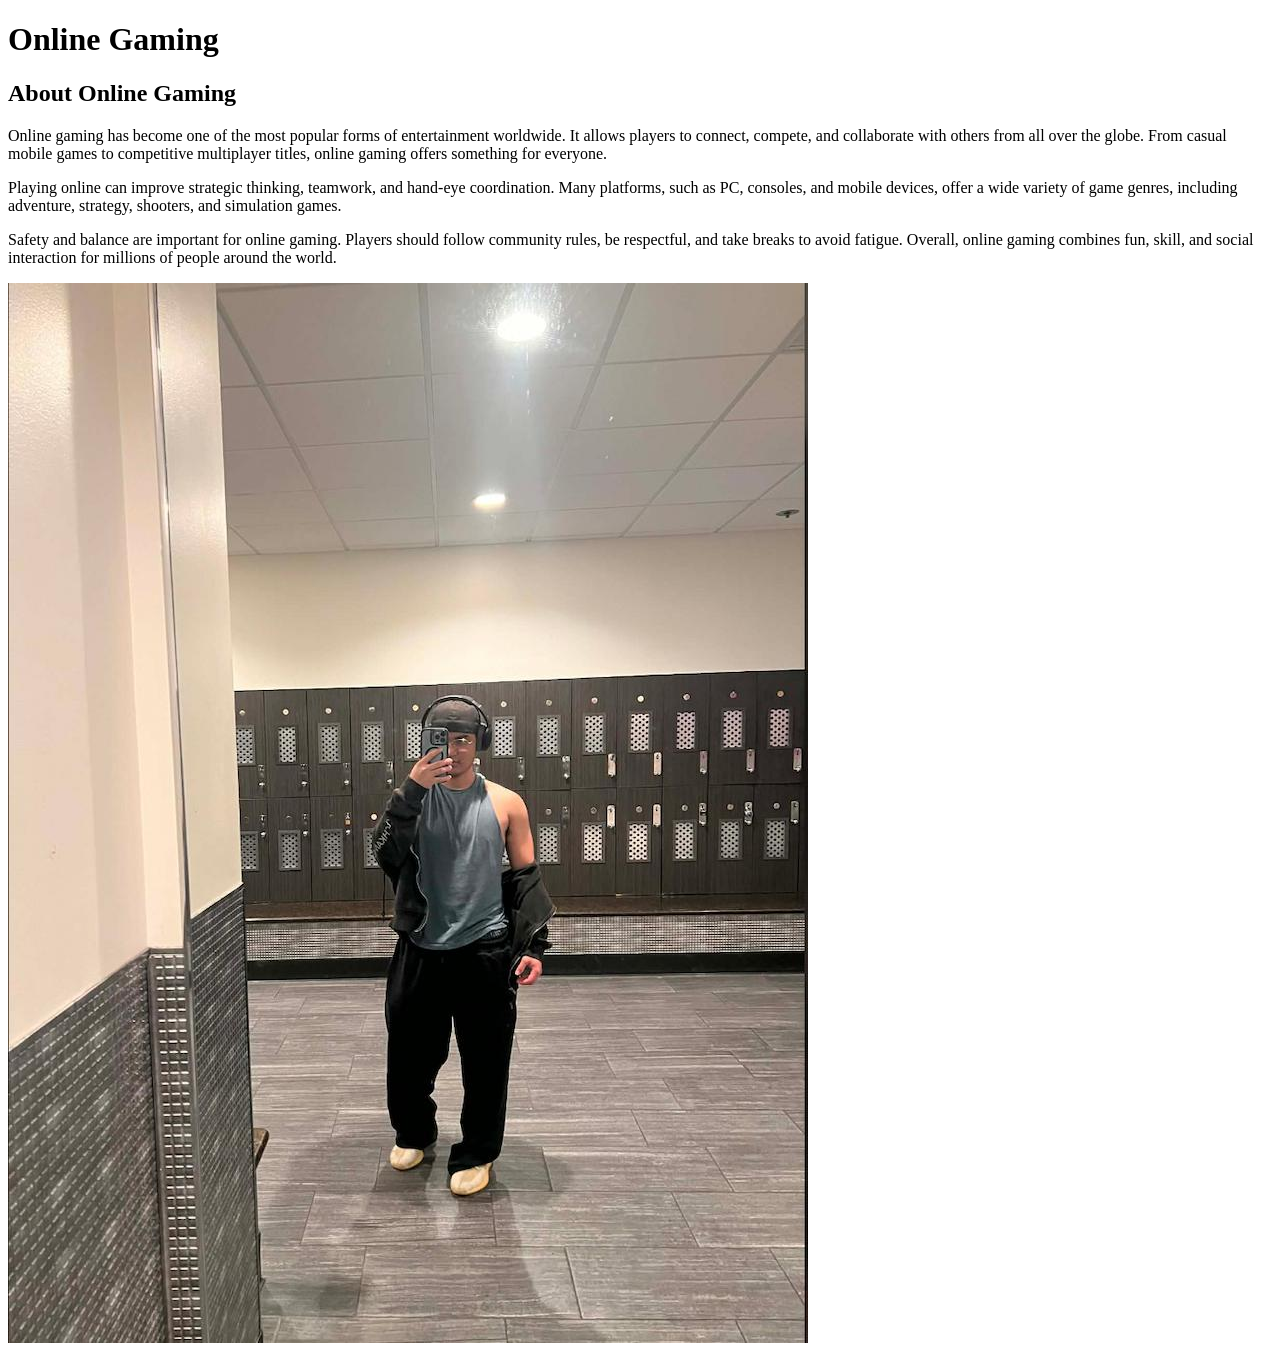
<file: w2/index.html>
<!DOCTYPE html>
<html lang="en">
<head>
    <meta charset="UTF-8">
    <meta name="viewport" content="width=device-width, initial-scale=1.0">
    <title>Document</title>
</head>
<body>
    <h1>Online Gaming</h1>
     <h2>About Online Gaming</h2>
        <p>
            Online gaming has become one of the most popular forms of entertainment worldwide. It allows players to connect, compete, and collaborate with others from all over the globe. From casual mobile games to competitive multiplayer titles, online gaming offers something for everyone.
        </p>
        <p>
            Playing online can improve strategic thinking, teamwork, and hand-eye coordination. Many platforms, such as PC, consoles, and mobile devices, offer a wide variety of game genres, including adventure, strategy, shooters, and simulation games.
        </p>
        <p>
            Safety and balance are important for online gaming. Players should follow community rules, be respectful, and take breaks to avoid fatigue. Overall, online gaming combines fun, skill, and social interaction for millions of people around the world.
        </p>
        <img src="img/john.jpg" alt="John Garcia">
</body>
</html>
</file>
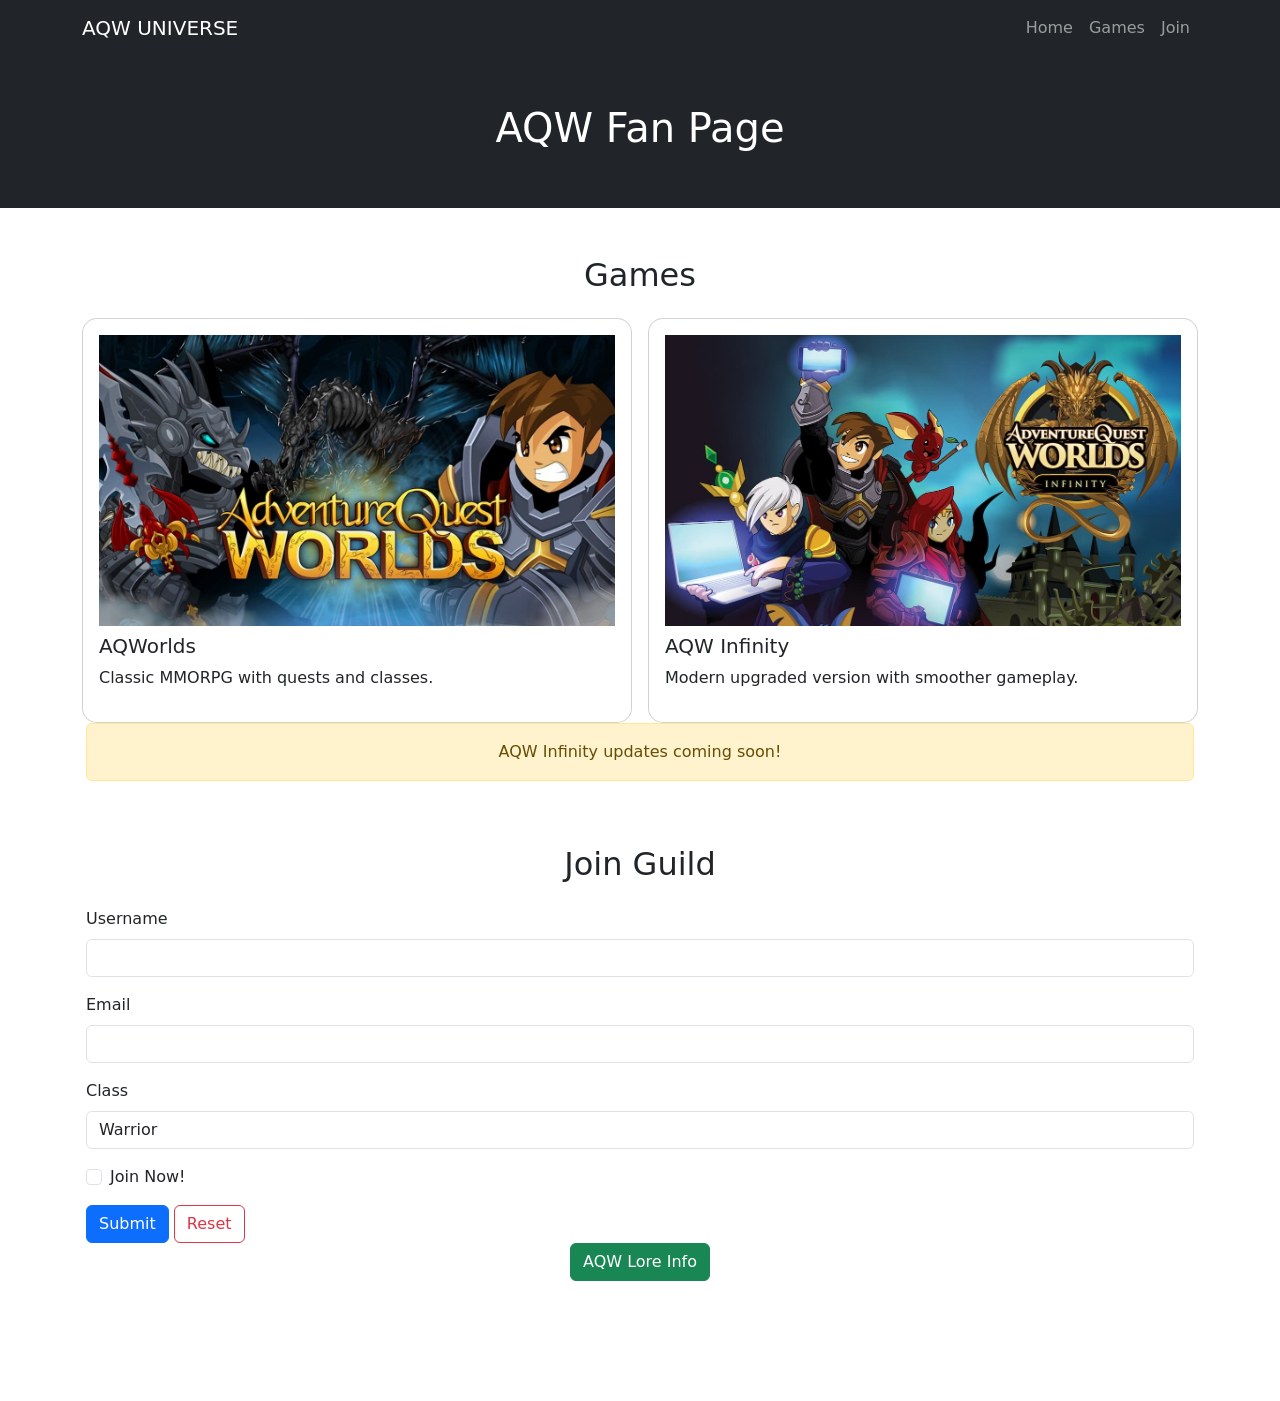
<file: w5/index.html>
<!doctype html>
<html lang="en">
<head>
  <meta charset="utf-8">
  <meta name="viewport" content="width=device-width, initial-scale=1">

  <title>AQW Fan Page</title>

  <!-- Bootstrap -->
  <link href="https://cdn.jsdelivr.net/npm/bootstrap@5.3.3/dist/css/bootstrap.min.css" rel="stylesheet">

  <!-- Custom CSS -->
  <link rel="stylesheet" href="style.css">
</head>

<body>

<!-- NAVBAR -->
<nav class="navbar navbar-expand-lg navbar-dark bg-dark">
  <div class="container">
    <a class="navbar-brand" href="#">AQW UNIVERSE</a>

    <button class="navbar-toggler" data-bs-toggle="collapse" data-bs-target="#nav">
      <span class="navbar-toggler-icon"></span>
    </button>

    <div class="collapse navbar-collapse" id="nav">
      <ul class="navbar-nav ms-auto">
        <li class="nav-item"><a class="nav-link" href="#">Home</a></li>
        <li class="nav-item"><a class="nav-link" href="#games">Games</a></li>
        <li class="nav-item"><a class="nav-link" href="#join">Join</a></li>
      </ul>
    </div>
  </div>
</nav>

<!-- HERO (basic only for now) -->
<section class="text-center p-5 bg-dark text-white">
  <h1>AQW Fan Page</h1>
</section>

<script src="https://cdn.jsdelivr.net/npm/bootstrap@5.3.3/dist/js/bootstrap.bundle.min.js"></script>
<section id="games" class="container my-5">
  <h2 class="text-center mb-4">Games</h2>

  <div class="row g-3">

    <div class="col-12 col-md-6">
      <div class="card p-3">
        <img src="imgs/aqw.jpg" class="img-fluid mb-2" alt="AQW">
        <h5>AQWorlds</h5>
        <p>Classic MMORPG with quests and classes.</p>
      </div>
    </div>

    <div class="col-12 col-md-6">
      <div class="card p-3">
        <img src="imgs/aqw-infinity.jpg" class="img-fluid mb-2" alt="Infinity">
        <h5>AQW Infinity</h5>
        <p>Modern upgraded version with smoother gameplay.</p>
      </div>
    </div>
     <!-- ALERT -->
    <div class="container">
        <div class="alert alert-warning text-center">
    AQW Infinity updates coming soon!
  </div>
</div>
    <section id="join" class="container my-5">
  <h2 class="text-center mb-4">Join Guild</h2>

  <form>

    <div class="mb-3">
      <label class="form-label">Username</label>
      <input type="text" class="form-control">
    </div>

    <div class="mb-3">
      <label class="form-label">Email</label>
      <input type="email" class="form-control">
    </div>

    <div class="mb-3">
      <label class="form-label">Class</label>
      <select class="form-control">
        <option>Warrior</option>
        <option>Mage</option>
        <option>Rogue</option>
        <option>Healer</option>
      </select>
    </div>

    <div class="form-check mb-3">
      <input class="form-check-input" type="checkbox">
      <label class="form-check-label">Join Now!</label>
    </div>

    <button class="btn btn-primary">Submit</button>
    <button class="btn btn-outline-danger">Reset</button>
    <div class="text-center mb-4">
  <button class="btn btn-success" data-bs-toggle="modal" data-bs-target="#info">
    AQW Lore Info
  </button>
</div>
  </form>
</section>

  </div>
</section>
</body>
</html>
</file>
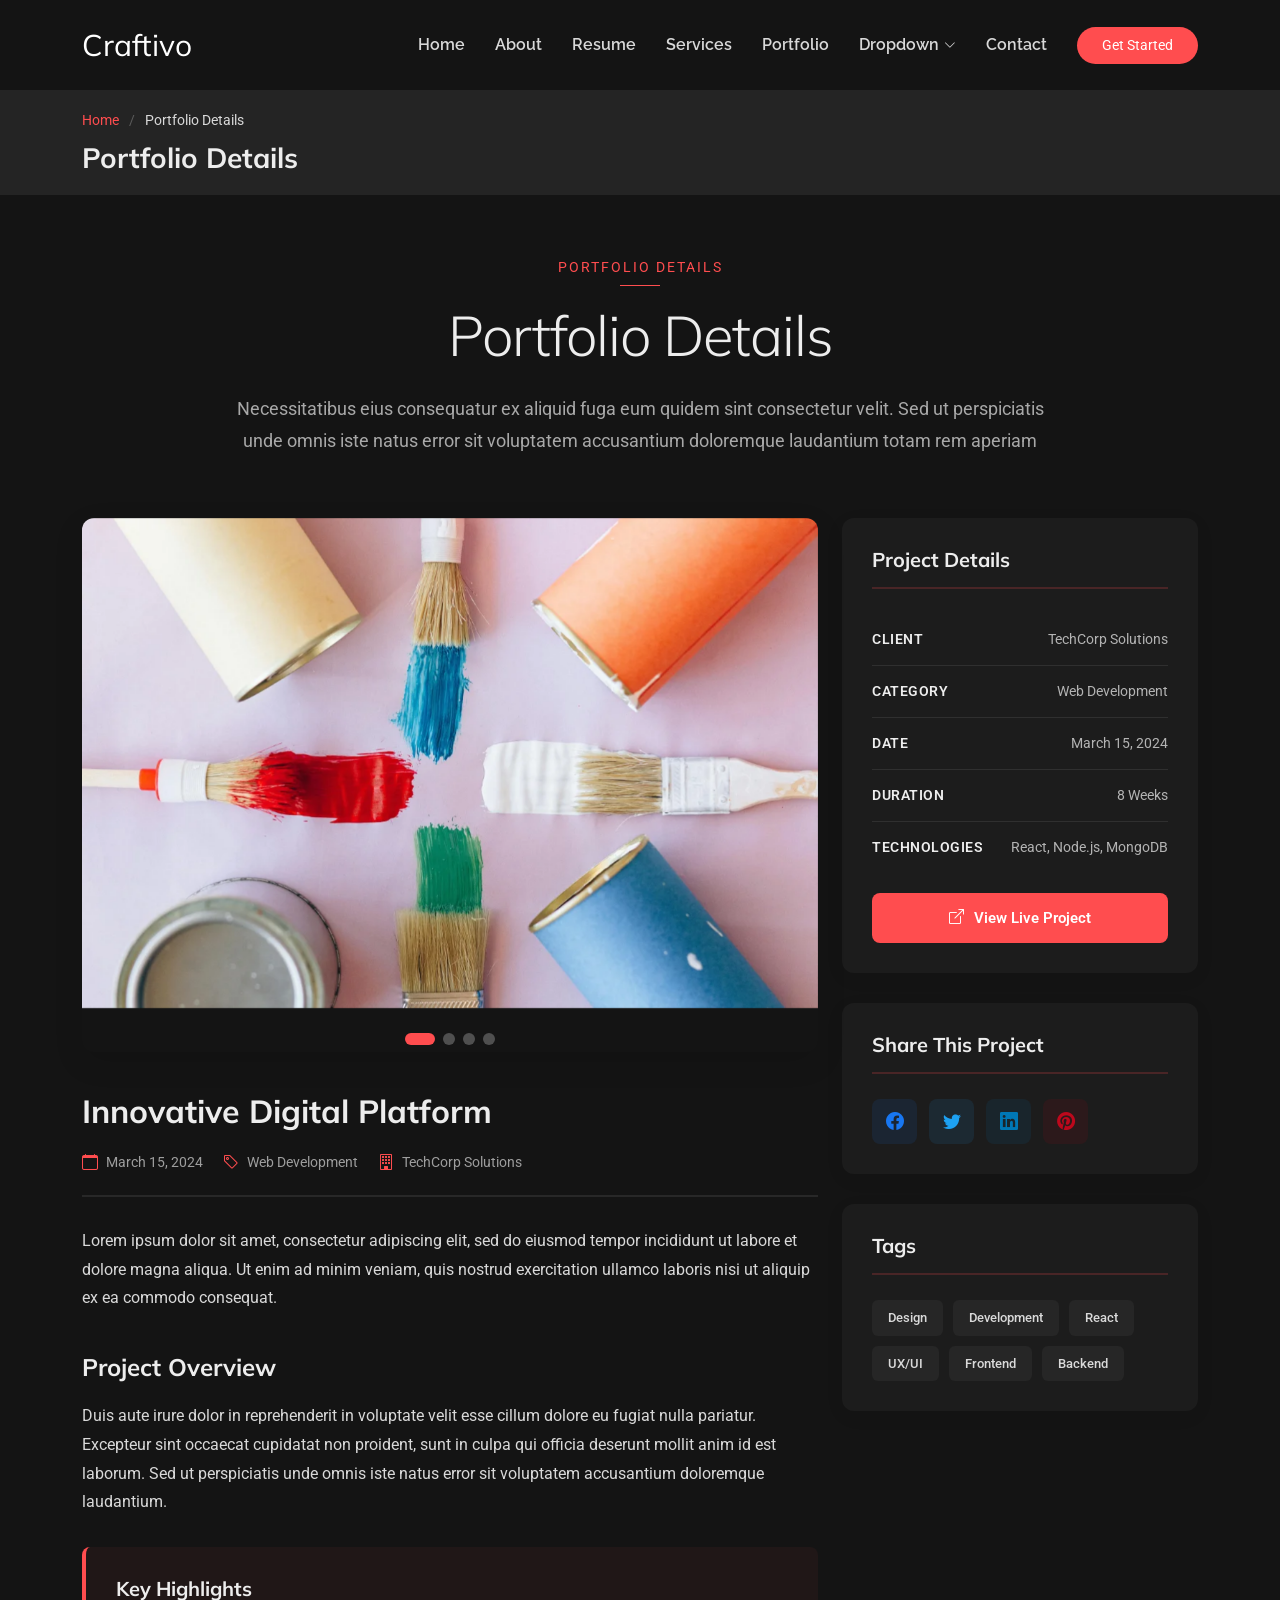
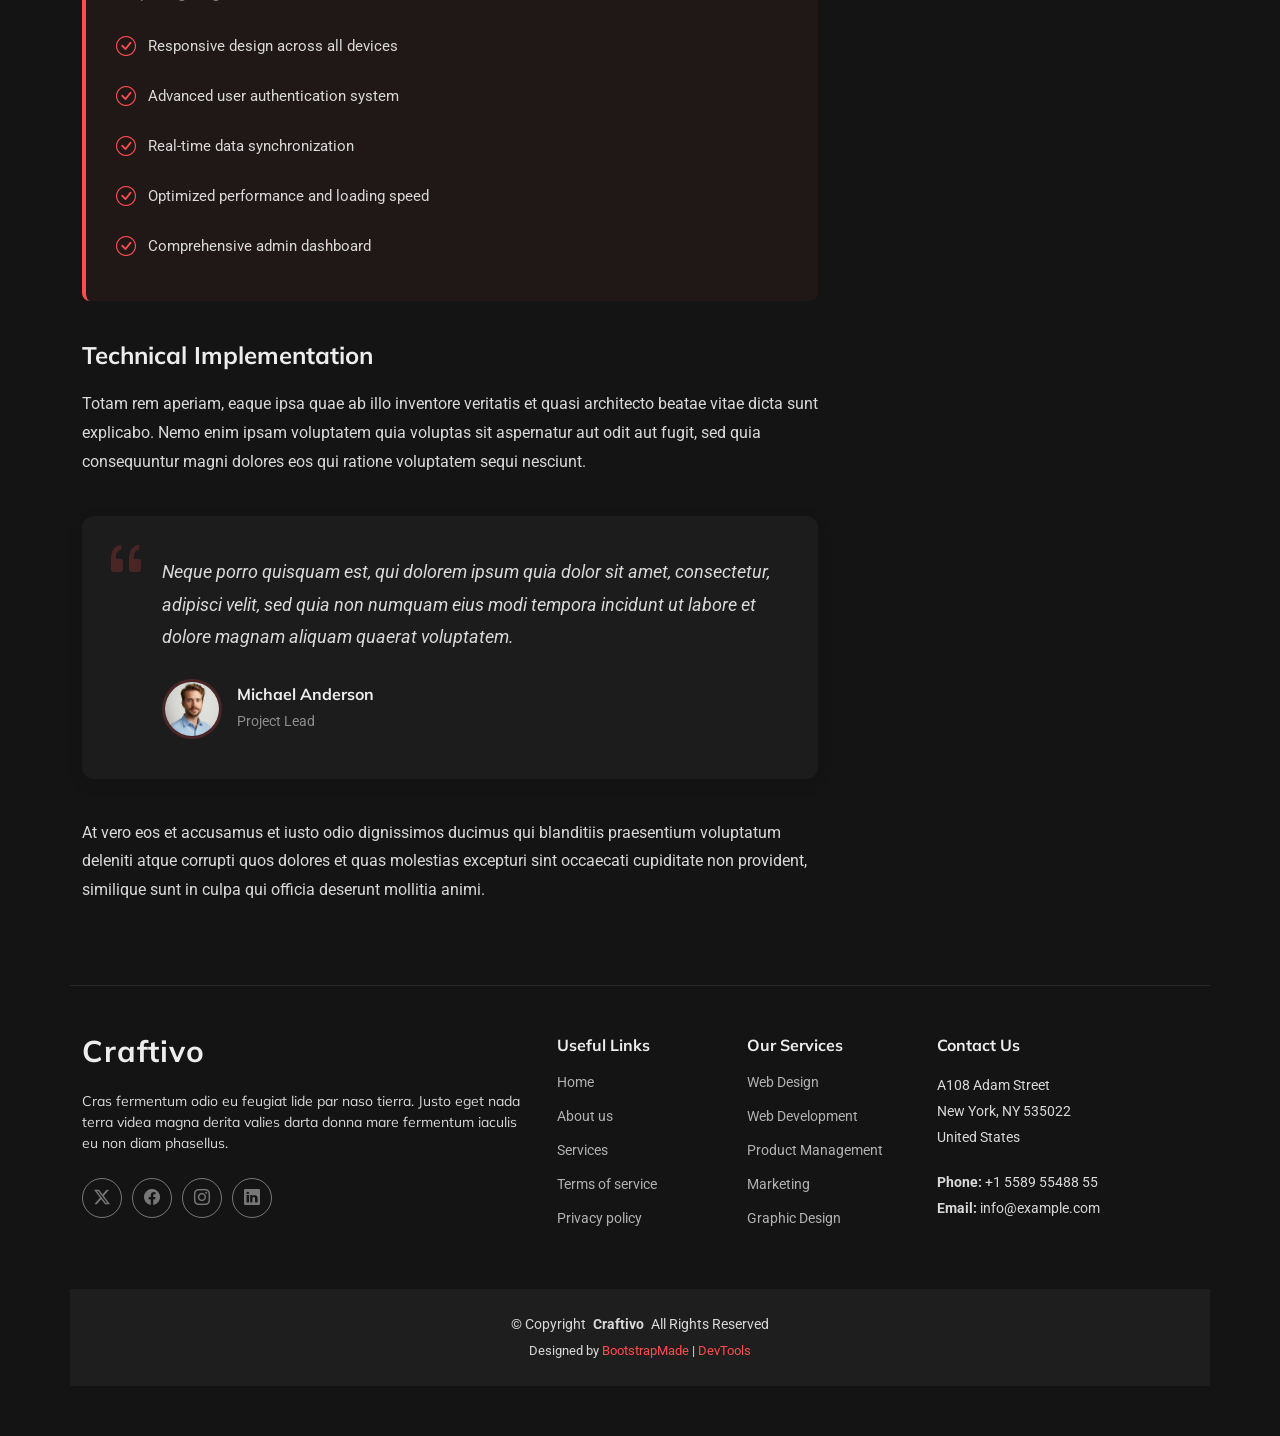
<file: p0/portfolio-details.html>
<!DOCTYPE html>
<html lang="en">

<head>
  <meta charset="utf-8">
  <meta content="width=device-width, initial-scale=1.0" name="viewport">
  <title>Portfolio Details - Craftivo Bootstrap Template</title>
  <meta name="description" content="">
  <meta name="keywords" content="">

  <!-- Favicons -->
  <link href="assets/img/favicon.png" rel="icon">
  <link href="assets/img/apple-touch-icon.png" rel="apple-touch-icon">

  <!-- Fonts -->
  <link href="https://fonts.googleapis.com" rel="preconnect">
  <link href="https://fonts.gstatic.com" rel="preconnect" crossorigin>
  <link href="https://fonts.googleapis.com/css2?family=Roboto:ital,wght@0,100;0,300;0,400;0,500;0,700;0,900;1,100;1,300;1,400;1,500;1,700;1,900&family=Raleway:ital,wght@0,100;0,200;0,300;0,400;0,500;0,600;0,700;0,800;0,900;1,100;1,200;1,300;1,400;1,500;1,600;1,700;1,800;1,900&family=Mulish:ital,wght@0,200;0,300;0,400;0,500;0,600;0,700;0,800;0,900;1,200;1,300;1,400;1,500;1,600;1,700;1,800;1,900&display=swap" rel="stylesheet">

  <!-- Vendor CSS Files -->
  <link href="assets/vendor/bootstrap/css/bootstrap.min.css" rel="stylesheet">
  <link href="assets/vendor/bootstrap-icons/bootstrap-icons.css" rel="stylesheet">
  <link href="assets/vendor/aos/aos.css" rel="stylesheet">
  <link href="assets/vendor/glightbox/css/glightbox.min.css" rel="stylesheet">
  <link href="assets/vendor/swiper/swiper-bundle.min.css" rel="stylesheet">

  <!-- Main CSS File -->
  <link href="assets/css/main.css" rel="stylesheet">

  <!-- =======================================================
  * Template Name: Craftivo
  * Template URL: https://bootstrapmade.com/craftivo-bootstrap-portfolio-template/
  * Updated: Oct 04 2025 with Bootstrap v5.3.8
  * Author: BootstrapMade.com
  * License: https://bootstrapmade.com/license/
  ======================================================== -->
</head>

<body class="portfolio-details-page">

  <header id="header" class="header d-flex align-items-center sticky-top">
    <div class="container-fluid container-xl position-relative d-flex align-items-center">

      <a href="index.html" class="logo d-flex align-items-center me-auto">
        <!-- Uncomment the line below if you also wish to use an image logo -->
        <!-- <img src="assets/img/logo.webp" alt=""> -->
        <h1 class="sitename">Craftivo</h1>
      </a>

      <nav id="navmenu" class="navmenu">
        <ul>
          <li><a href="#hero">Home</a></li>
          <li><a href="#about">About</a></li>
          <li><a href="#resume">Resume</a></li>
          <li><a href="#services">Services</a></li>
          <li><a href="#portfolio">Portfolio</a></li>
          <li class="dropdown"><a href="#"><span>Dropdown</span> <i class="bi bi-chevron-down toggle-dropdown"></i></a>
            <ul>
              <li><a href="#">Dropdown 1</a></li>
              <li class="dropdown"><a href="#"><span>Deep Dropdown</span> <i class="bi bi-chevron-down toggle-dropdown"></i></a>
                <ul>
                  <li><a href="#">Deep Dropdown 1</a></li>
                  <li><a href="#">Deep Dropdown 2</a></li>
                  <li><a href="#">Deep Dropdown 3</a></li>
                  <li><a href="#">Deep Dropdown 4</a></li>
                  <li><a href="#">Deep Dropdown 5</a></li>
                </ul>
              </li>
              <li><a href="#">Dropdown 2</a></li>
              <li><a href="#">Dropdown 3</a></li>
              <li><a href="#">Dropdown 4</a></li>
            </ul>
          </li>
          <li><a href="#contact">Contact</a></li>
        </ul>
        <i class="mobile-nav-toggle d-xl-none bi bi-list"></i>
      </nav>

      <a class="btn-getstarted" href="#about">Get Started</a>

    </div>
  </header>

  <main class="main">

    <!-- Page Title -->
    <div class="page-title light-background">
      <div class="container">
        <nav class="breadcrumbs">
          <ol>
            <li><a href="index.html">Home</a></li>
            <li class="current">Portfolio Details</li>
          </ol>
        </nav>
        <h1>Portfolio Details</h1>
      </div>
    </div><!-- End Page Title -->

    <!-- Portfolio Details Section -->
    <section id="portfolio-details" class="portfolio-details section">

      <!-- Section Title -->
      <div class="container section-title" data-aos="fade-up">
        <span class="subtitle">Portfolio Details</span>
        <h2>Portfolio Details</h2>
        <p>Necessitatibus eius consequatur ex aliquid fuga eum quidem sint consectetur velit. Sed ut perspiciatis unde omnis iste natus error sit voluptatem accusantium doloremque laudantium totam rem aperiam</p>
      </div><!-- End Section Title -->

      <div class="container" data-aos="fade-up" data-aos-delay="100">

        <div class="row gy-5">

          <div class="col-lg-8">

            <div class="portfolio-details-slider swiper init-swiper">
              <script type="application/json" class="swiper-config">
                {
                  "loop": true,
                  "speed": 600,
                  "autoplay": {
                    "delay": 4000
                  },
                  "slidesPerView": 1,
                  "spaceBetween": 0,
                  "effect": "fade",
                  "pagination": {
                    "el": ".swiper-pagination",
                    "type": "bullets",
                    "clickable": true
                  }
                }
              </script>
              <div class="swiper-wrapper">

                <div class="swiper-slide">
                  <img src="assets/img/portfolio/portfolio-3.webp" alt="Portfolio Image" class="img-fluid">
                </div>

                <div class="swiper-slide">
                  <img src="assets/img/portfolio/portfolio-6.webp" alt="Portfolio Image" class="img-fluid">
                </div>

                <div class="swiper-slide">
                  <img src="assets/img/portfolio/portfolio-9.webp" alt="Portfolio Image" class="img-fluid">
                </div>

                <div class="swiper-slide">
                  <img src="assets/img/portfolio/portfolio-11.webp" alt="Portfolio Image" class="img-fluid">
                </div>

              </div>
              <div class="swiper-pagination"></div>
            </div>

            <div class="portfolio-content" data-aos="fade-up" data-aos-delay="200">
              <h2>Innovative Digital Platform</h2>

              <div class="meta-info">
                <span class="date"><i class="bi bi-calendar"></i> March 15, 2024</span>
                <span class="category"><i class="bi bi-tag"></i> Web Development</span>
                <span class="client"><i class="bi bi-building"></i> TechCorp Solutions</span>
              </div>

              <p>
                Lorem ipsum dolor sit amet, consectetur adipiscing elit, sed do eiusmod tempor incididunt ut labore et dolore magna aliqua. Ut enim ad minim veniam, quis nostrud exercitation ullamco laboris nisi ut aliquip ex ea commodo consequat.
              </p>

              <h3>Project Overview</h3>
              <p>
                Duis aute irure dolor in reprehenderit in voluptate velit esse cillum dolore eu fugiat nulla pariatur. Excepteur sint occaecat cupidatat non proident, sunt in culpa qui officia deserunt mollit anim id est laborum. Sed ut perspiciatis unde omnis iste natus error sit voluptatem accusantium doloremque laudantium.
              </p>

              <div class="highlights-box">
                <h4>Key Highlights</h4>
                <ul>
                  <li><i class="bi bi-check-circle"></i> Responsive design across all devices</li>
                  <li><i class="bi bi-check-circle"></i> Advanced user authentication system</li>
                  <li><i class="bi bi-check-circle"></i> Real-time data synchronization</li>
                  <li><i class="bi bi-check-circle"></i> Optimized performance and loading speed</li>
                  <li><i class="bi bi-check-circle"></i> Comprehensive admin dashboard</li>
                </ul>
              </div>

              <h3>Technical Implementation</h3>
              <p>
                Totam rem aperiam, eaque ipsa quae ab illo inventore veritatis et quasi architecto beatae vitae dicta sunt explicabo. Nemo enim ipsam voluptatem quia voluptas sit aspernatur aut odit aut fugit, sed quia consequuntur magni dolores eos qui ratione voluptatem sequi nesciunt.
              </p>

              <blockquote>
                <i class="bi bi-quote quote-icon"></i>
                <p>
                  Neque porro quisquam est, qui dolorem ipsum quia dolor sit amet, consectetur, adipisci velit, sed quia non numquam eius modi tempora incidunt ut labore et dolore magnam aliquam quaerat voluptatem.
                </p>
                <div class="author">
                  <img src="assets/img/person/person-m-7.webp" alt="Author">
                  <div class="author-info">
                    <h5>Michael Anderson</h5>
                    <span>Project Lead</span>
                  </div>
                </div>
              </blockquote>

              <p>
                At vero eos et accusamus et iusto odio dignissimos ducimus qui blanditiis praesentium voluptatum deleniti atque corrupti quos dolores et quas molestias excepturi sint occaecati cupiditate non provident, similique sunt in culpa qui officia deserunt mollitia animi.
              </p>

            </div>

          </div>

          <div class="col-lg-4">

            <div class="sidebar" data-aos="fade-up" data-aos-delay="200">

              <div class="info-card">
                <h3>Project Details</h3>
                <div class="info-item">
                  <span class="label">Client</span>
                  <span class="value">TechCorp Solutions</span>
                </div>
                <div class="info-item">
                  <span class="label">Category</span>
                  <span class="value">Web Development</span>
                </div>
                <div class="info-item">
                  <span class="label">Date</span>
                  <span class="value">March 15, 2024</span>
                </div>
                <div class="info-item">
                  <span class="label">Duration</span>
                  <span class="value">8 Weeks</span>
                </div>
                <div class="info-item">
                  <span class="label">Technologies</span>
                  <span class="value">React, Node.js, MongoDB</span>
                </div>
                <a href="https://www.example.com" class="btn-primary" target="_blank">
                  <i class="bi bi-box-arrow-up-right"></i> View Live Project
                </a>
              </div>

              <div class="share-card" data-aos="fade-up" data-aos-delay="300">
                <h3>Share This Project</h3>
                <div class="social-links">
                  <a href="#" class="facebook"><i class="bi bi-facebook"></i></a>
                  <a href="#" class="twitter"><i class="bi bi-twitter"></i></a>
                  <a href="#" class="linkedin"><i class="bi bi-linkedin"></i></a>
                  <a href="#" class="pinterest"><i class="bi bi-pinterest"></i></a>
                </div>
              </div>

              <div class="tags-card" data-aos="fade-up" data-aos-delay="400">
                <h3>Tags</h3>
                <div class="tags">
                  <a href="#">Design</a>
                  <a href="#">Development</a>
                  <a href="#">React</a>
                  <a href="#">UX/UI</a>
                  <a href="#">Frontend</a>
                  <a href="#">Backend</a>
                </div>
              </div>

            </div>

          </div>

        </div>

      </div>

    </section><!-- /Portfolio Details Section -->

  </main>

  <footer id="footer" class="footer">

    <div class="container footer-top">
      <div class="row gy-4">
        <div class="col-lg-5 col-md-12 footer-about">
          <a href="index.html" class="logo d-flex align-items-center">
            <span class="sitename">Craftivo</span>
          </a>
          <p>Cras fermentum odio eu feugiat lide par naso tierra. Justo eget nada terra videa magna derita valies darta donna mare fermentum iaculis eu non diam phasellus.</p>
          <div class="social-links d-flex mt-4">
            <a href=""><i class="bi bi-twitter-x"></i></a>
            <a href=""><i class="bi bi-facebook"></i></a>
            <a href=""><i class="bi bi-instagram"></i></a>
            <a href=""><i class="bi bi-linkedin"></i></a>
          </div>
        </div>

        <div class="col-lg-2 col-6 footer-links">
          <h4>Useful Links</h4>
          <ul>
            <li><a href="#">Home</a></li>
            <li><a href="#">About us</a></li>
            <li><a href="#">Services</a></li>
            <li><a href="#">Terms of service</a></li>
            <li><a href="#">Privacy policy</a></li>
          </ul>
        </div>

        <div class="col-lg-2 col-6 footer-links">
          <h4>Our Services</h4>
          <ul>
            <li><a href="#">Web Design</a></li>
            <li><a href="#">Web Development</a></li>
            <li><a href="#">Product Management</a></li>
            <li><a href="#">Marketing</a></li>
            <li><a href="#">Graphic Design</a></li>
          </ul>
        </div>

        <div class="col-lg-3 col-md-12 footer-contact text-center text-md-start">
          <h4>Contact Us</h4>
          <p>A108 Adam Street</p>
          <p>New York, NY 535022</p>
          <p>United States</p>
          <p class="mt-4"><strong>Phone:</strong> <span>+1 5589 55488 55</span></p>
          <p><strong>Email:</strong> <span>info@example.com</span></p>
        </div>

      </div>
    </div>

    <div class="container copyright text-center mt-4">
      <p>© <span>Copyright</span> <strong class="px-1 sitename">Craftivo</strong> <span>All Rights Reserved</span></p>
      <div class="credits">
        <!-- All the links in the footer should remain intact. -->
        <!-- You can delete the links only if you've purchased the pro version. -->
        <!-- Licensing information: https://bootstrapmade.com/license/ -->
        <!-- Purchase the pro version with working PHP/AJAX contact form: [buy-url] -->
        Designed by <a href="https://bootstrapmade.com/">BootstrapMade</a> | <a href="https://bootstrapmade.com/tools/">DevTools</a>
      </div>
    </div>

  </footer>

  <!-- Scroll Top -->
  <a href="#" id="scroll-top" class="scroll-top d-flex align-items-center justify-content-center"><i class="bi bi-arrow-up-short"></i></a>

  <!-- Preloader -->
  <div id="preloader"></div>

  <!-- Vendor JS Files -->
  <script src="assets/vendor/bootstrap/js/bootstrap.bundle.min.js"></script>
  <script src="assets/vendor/php-email-form/validate.js"></script>
  <script src="assets/vendor/aos/aos.js"></script>
  <script src="assets/vendor/typed.js/typed.umd.js"></script>
  <script src="assets/vendor/waypoints/noframework.waypoints.js"></script>
  <script src="assets/vendor/glightbox/js/glightbox.min.js"></script>
  <script src="assets/vendor/imagesloaded/imagesloaded.pkgd.min.js"></script>
  <script src="assets/vendor/isotope-layout/isotope.pkgd.min.js"></script>
  <script src="assets/vendor/swiper/swiper-bundle.min.js"></script>

  <!-- Main JS File -->
  <script src="assets/js/main.js"></script>

</body>

</html>
</file>
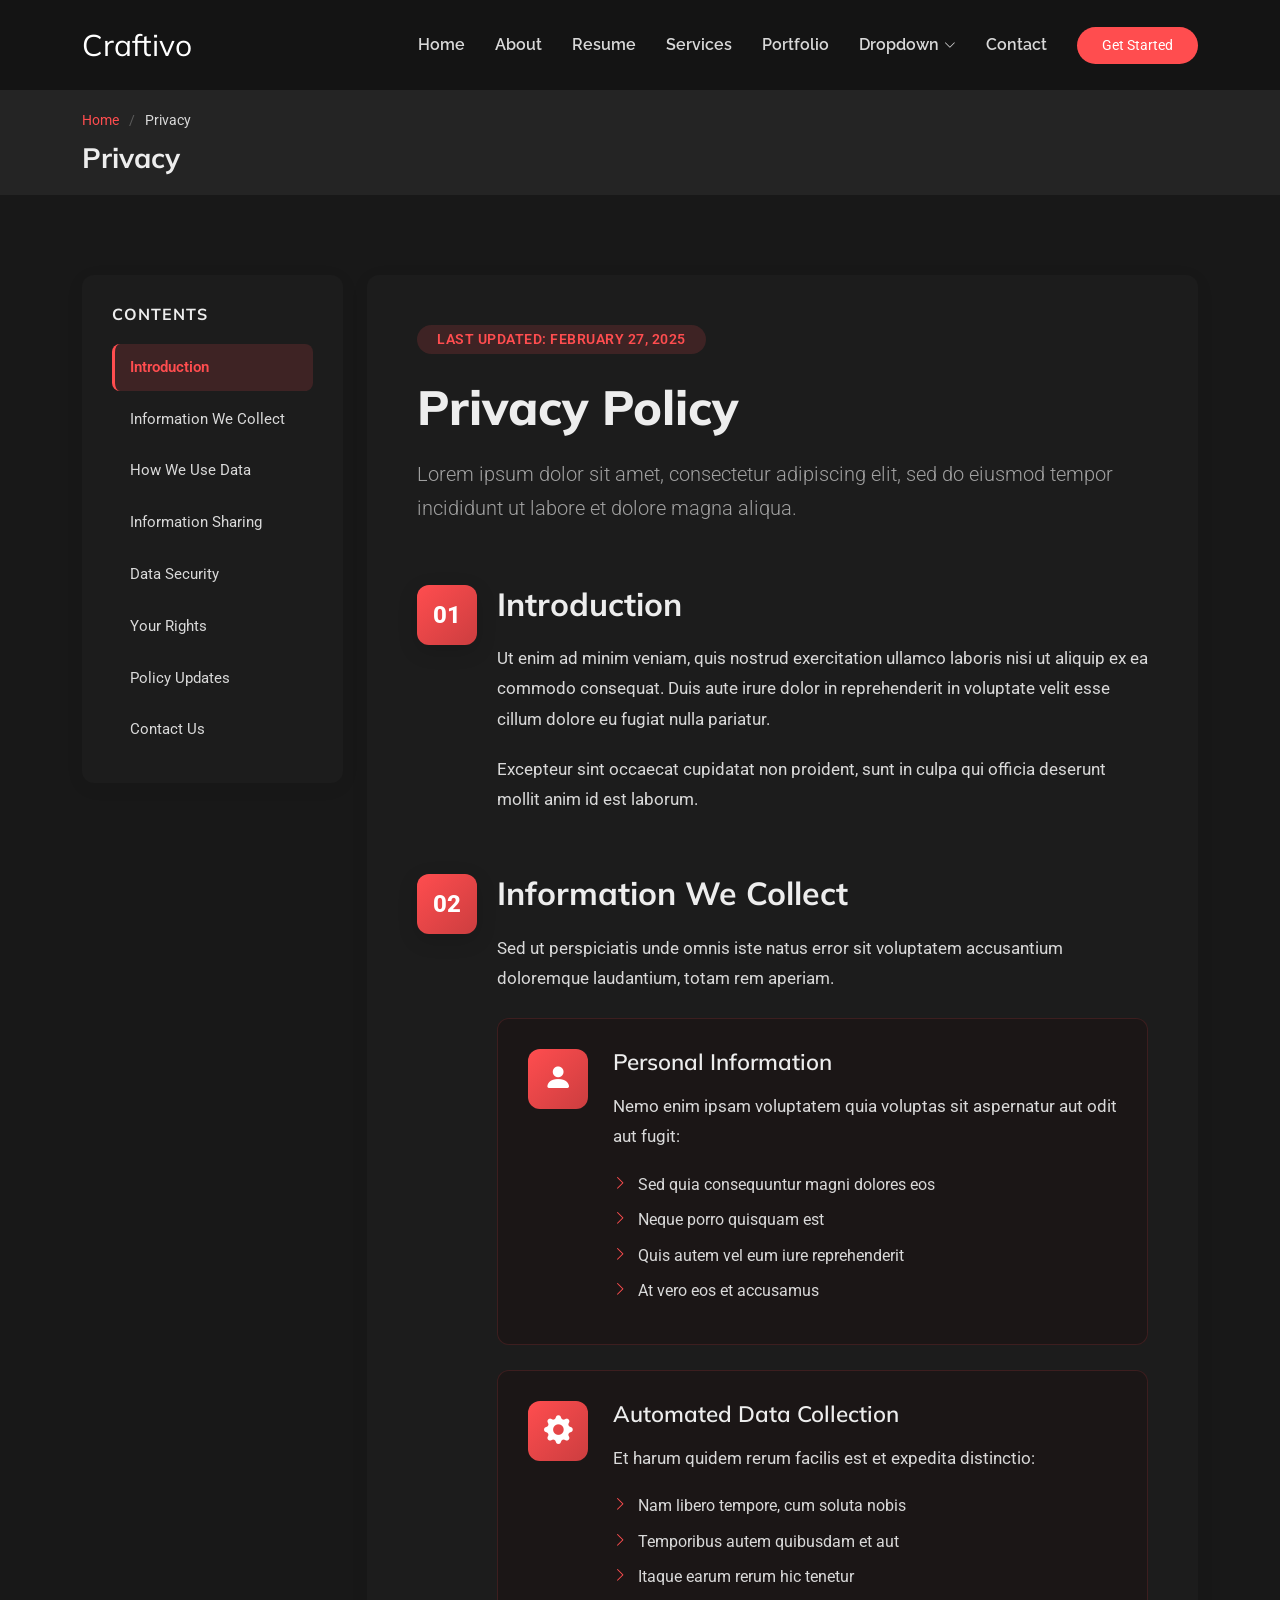
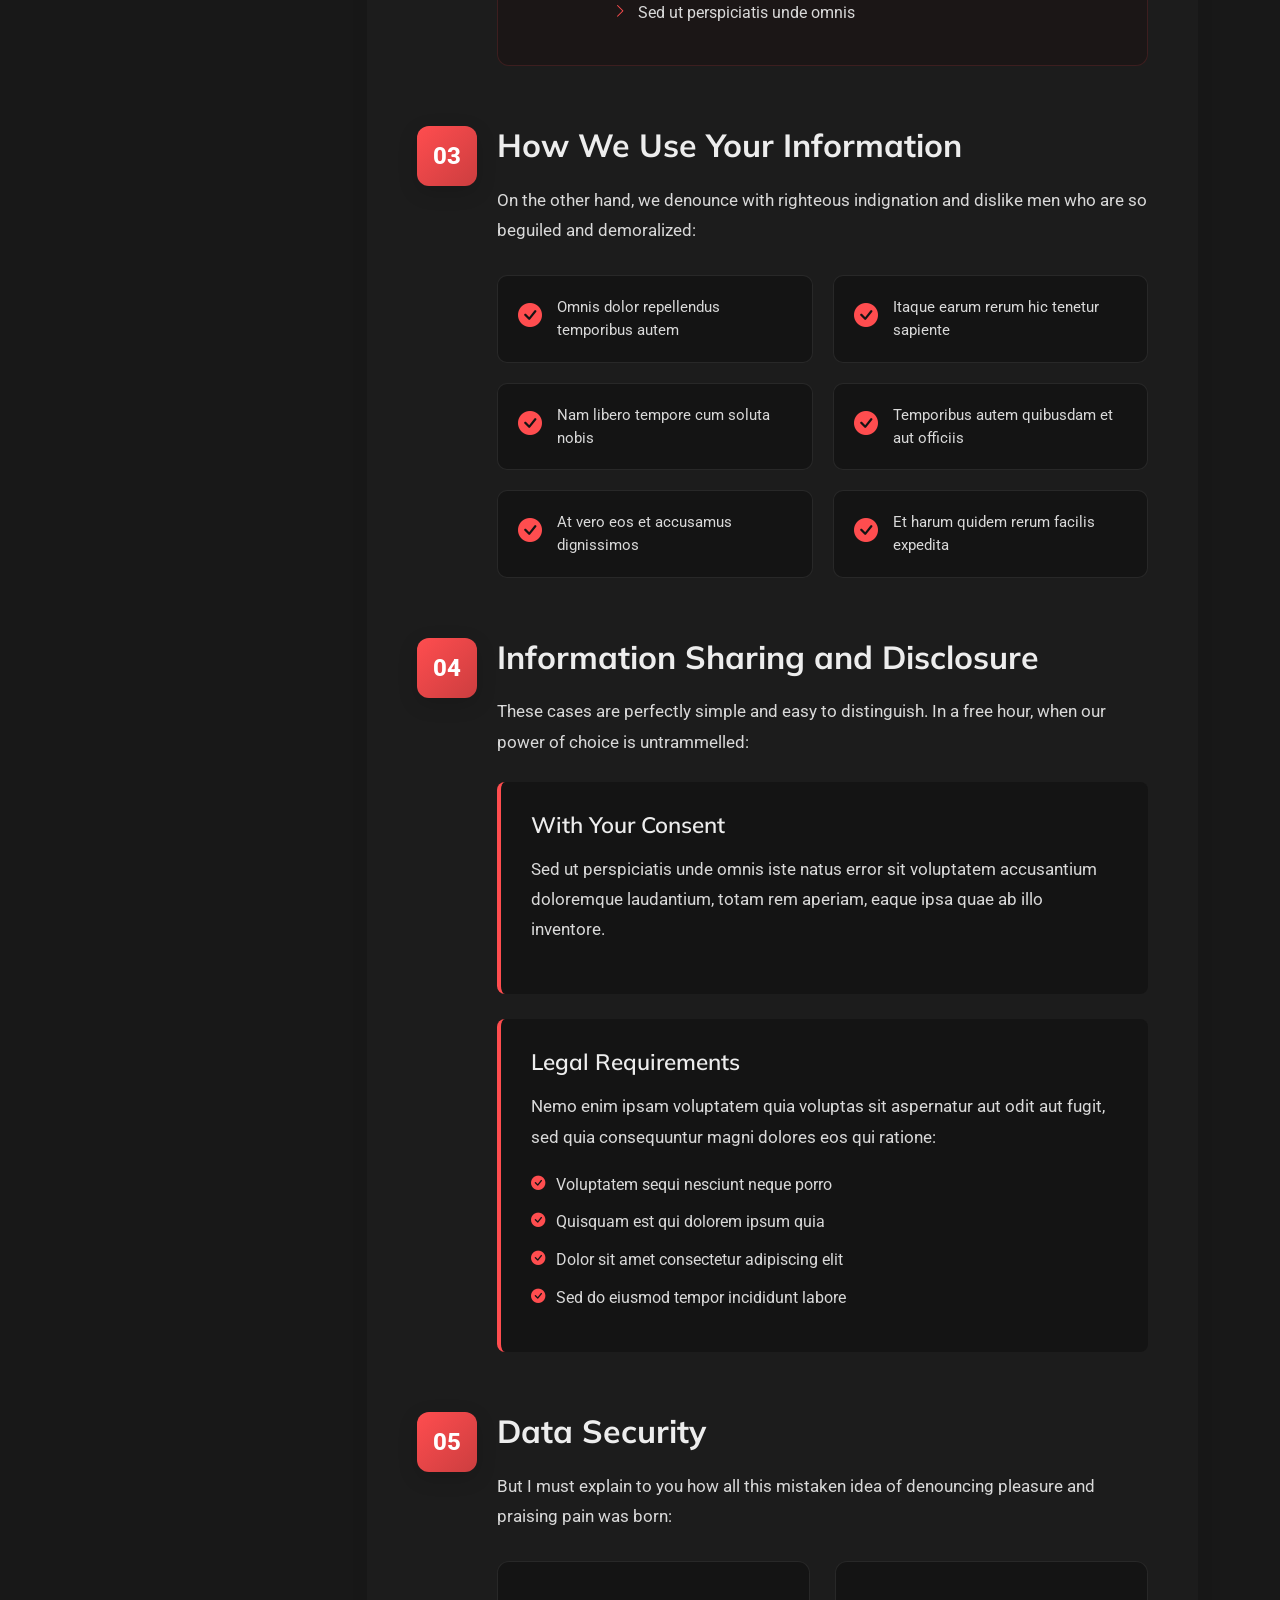
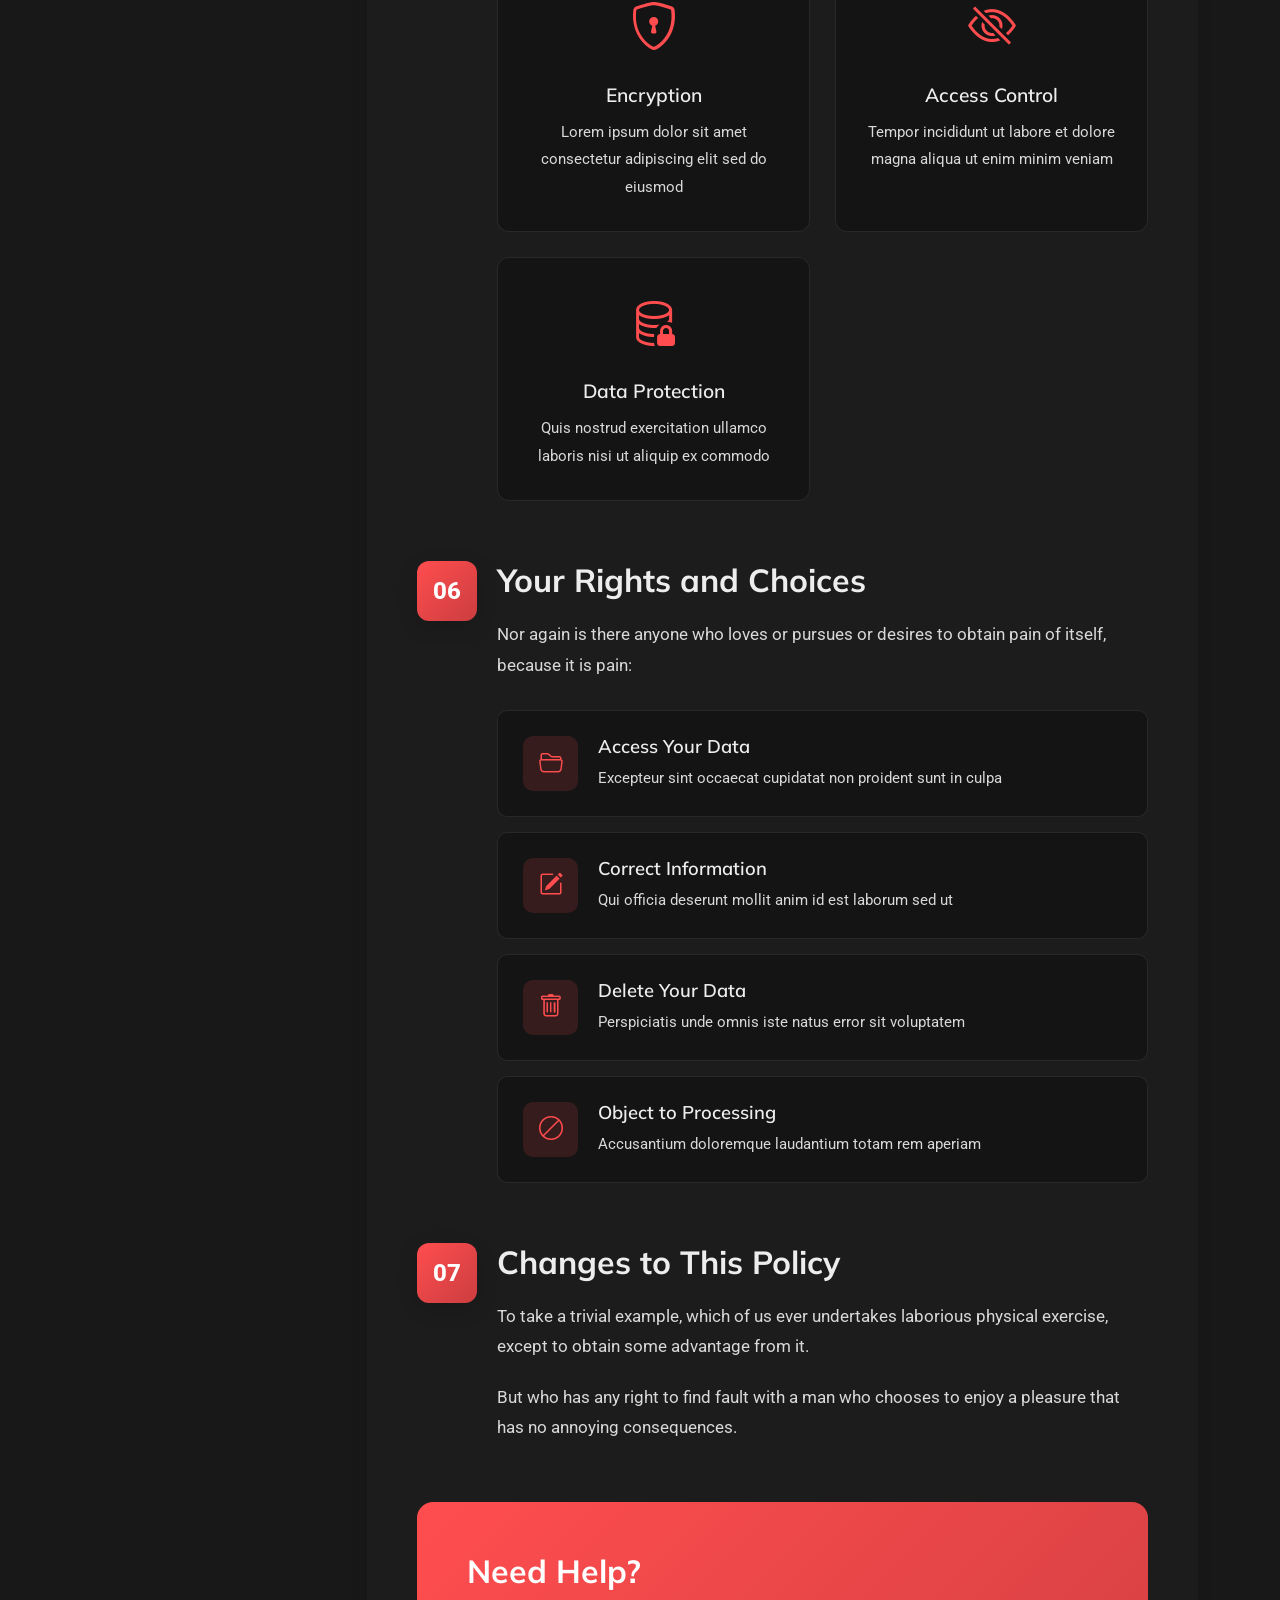
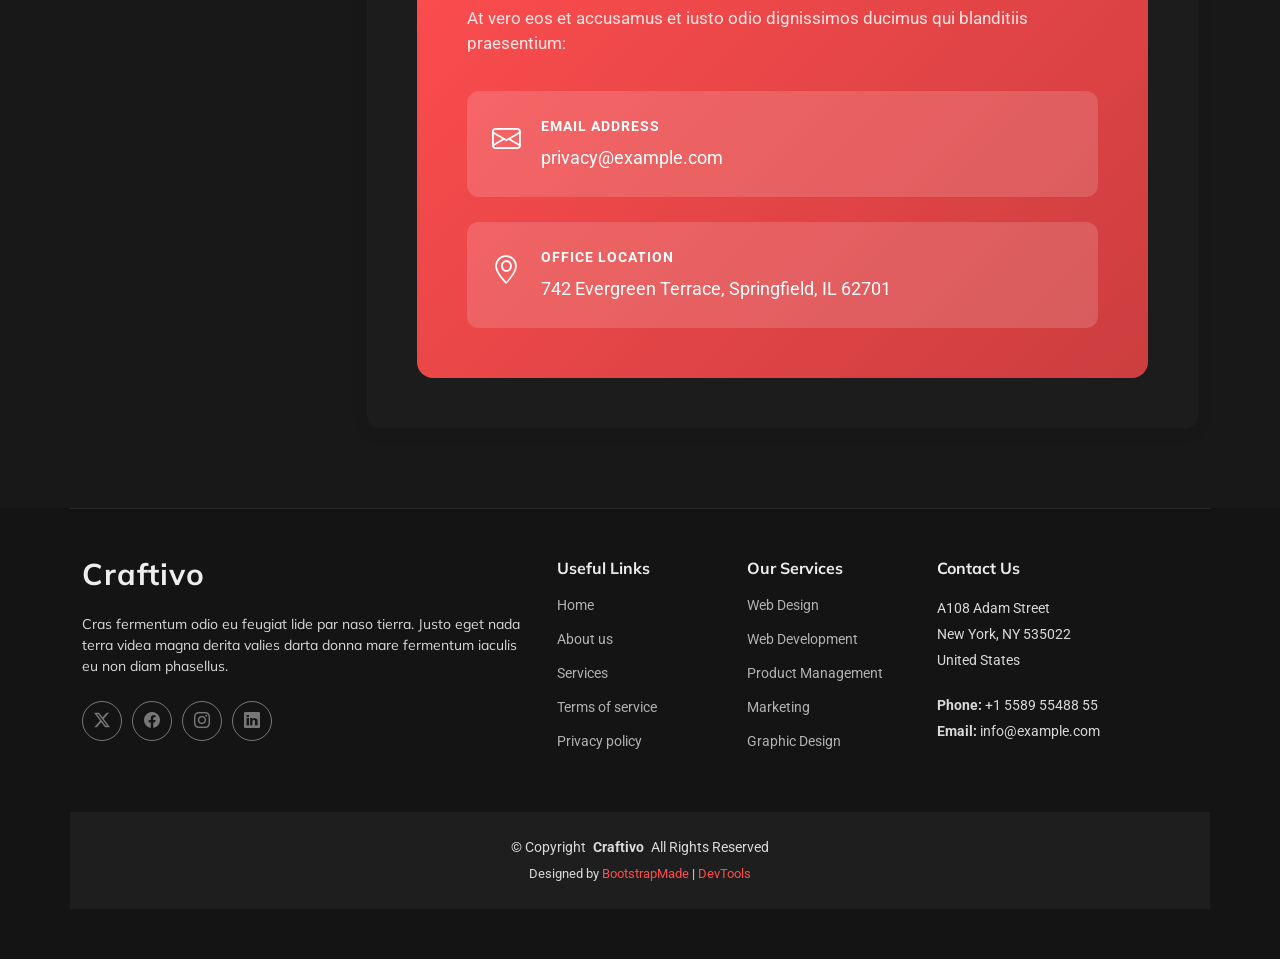
<file: p0/privacy.html>
<!DOCTYPE html>
<html lang="en">

<head>
  <meta charset="utf-8">
  <meta content="width=device-width, initial-scale=1.0" name="viewport">
  <title>Privacy - Craftivo Bootstrap Template</title>
  <meta name="description" content="">
  <meta name="keywords" content="">

  <!-- Favicons -->
  <link href="assets/img/favicon.png" rel="icon">
  <link href="assets/img/apple-touch-icon.png" rel="apple-touch-icon">

  <!-- Fonts -->
  <link href="https://fonts.googleapis.com" rel="preconnect">
  <link href="https://fonts.gstatic.com" rel="preconnect" crossorigin>
  <link href="https://fonts.googleapis.com/css2?family=Roboto:ital,wght@0,100;0,300;0,400;0,500;0,700;0,900;1,100;1,300;1,400;1,500;1,700;1,900&family=Raleway:ital,wght@0,100;0,200;0,300;0,400;0,500;0,600;0,700;0,800;0,900;1,100;1,200;1,300;1,400;1,500;1,600;1,700;1,800;1,900&family=Mulish:ital,wght@0,200;0,300;0,400;0,500;0,600;0,700;0,800;0,900;1,200;1,300;1,400;1,500;1,600;1,700;1,800;1,900&display=swap" rel="stylesheet">

  <!-- Vendor CSS Files -->
  <link href="assets/vendor/bootstrap/css/bootstrap.min.css" rel="stylesheet">
  <link href="assets/vendor/bootstrap-icons/bootstrap-icons.css" rel="stylesheet">
  <link href="assets/vendor/aos/aos.css" rel="stylesheet">
  <link href="assets/vendor/glightbox/css/glightbox.min.css" rel="stylesheet">
  <link href="assets/vendor/swiper/swiper-bundle.min.css" rel="stylesheet">

  <!-- Main CSS File -->
  <link href="assets/css/main.css" rel="stylesheet">

  <!-- =======================================================
  * Template Name: Craftivo
  * Template URL: https://bootstrapmade.com/craftivo-bootstrap-portfolio-template/
  * Updated: Oct 04 2025 with Bootstrap v5.3.8
  * Author: BootstrapMade.com
  * License: https://bootstrapmade.com/license/
  ======================================================== -->
</head>

<body class="privacy-page">

  <header id="header" class="header d-flex align-items-center sticky-top">
    <div class="container-fluid container-xl position-relative d-flex align-items-center">

      <a href="index.html" class="logo d-flex align-items-center me-auto">
        <!-- Uncomment the line below if you also wish to use an image logo -->
        <!-- <img src="assets/img/logo.webp" alt=""> -->
        <h1 class="sitename">Craftivo</h1>
      </a>

      <nav id="navmenu" class="navmenu">
        <ul>
          <li><a href="#hero">Home</a></li>
          <li><a href="#about">About</a></li>
          <li><a href="#resume">Resume</a></li>
          <li><a href="#services">Services</a></li>
          <li><a href="#portfolio">Portfolio</a></li>
          <li class="dropdown"><a href="#"><span>Dropdown</span> <i class="bi bi-chevron-down toggle-dropdown"></i></a>
            <ul>
              <li><a href="#">Dropdown 1</a></li>
              <li class="dropdown"><a href="#"><span>Deep Dropdown</span> <i class="bi bi-chevron-down toggle-dropdown"></i></a>
                <ul>
                  <li><a href="#">Deep Dropdown 1</a></li>
                  <li><a href="#">Deep Dropdown 2</a></li>
                  <li><a href="#">Deep Dropdown 3</a></li>
                  <li><a href="#">Deep Dropdown 4</a></li>
                  <li><a href="#">Deep Dropdown 5</a></li>
                </ul>
              </li>
              <li><a href="#">Dropdown 2</a></li>
              <li><a href="#">Dropdown 3</a></li>
              <li><a href="#">Dropdown 4</a></li>
            </ul>
          </li>
          <li><a href="#contact">Contact</a></li>
        </ul>
        <i class="mobile-nav-toggle d-xl-none bi bi-list"></i>
      </nav>

      <a class="btn-getstarted" href="#about">Get Started</a>

    </div>
  </header>

  <main class="main">

    <!-- Page Title -->
    <div class="page-title light-background">
      <div class="container">
        <nav class="breadcrumbs">
          <ol>
            <li><a href="index.html">Home</a></li>
            <li class="current">Privacy</li>
          </ol>
        </nav>
        <h1>Privacy</h1>
      </div>
    </div><!-- End Page Title -->

    <!-- Privacy Section -->
    <section id="privacy" class="privacy section">

      <div class="container">

        <div class="row">
          <!-- Sidebar Navigation -->
          <div class="col-lg-3">
            <div class="policy-sidebar" data-aos="fade-right">
              <h3>Contents</h3>
              <nav class="policy-nav">
                <a href="#introduction" class="nav-link active">Introduction</a>
                <a href="#information-collect" class="nav-link">Information We Collect</a>
                <a href="#use-information" class="nav-link">How We Use Data</a>
                <a href="#sharing" class="nav-link">Information Sharing</a>
                <a href="#security" class="nav-link">Data Security</a>
                <a href="#rights" class="nav-link">Your Rights</a>
                <a href="#changes" class="nav-link">Policy Updates</a>
                <a href="#contact" class="nav-link">Contact Us</a>
              </nav>
            </div>
          </div>

          <!-- Main Content -->
          <div class="col-lg-9">
            <div class="policy-main">
              <!-- Header -->
              <div class="policy-hero" data-aos="fade-up">
                <div class="badge">Last Updated: February 27, 2025</div>
                <h1>Privacy Policy</h1>
                <p class="lead">Lorem ipsum dolor sit amet, consectetur adipiscing elit, sed do eiusmod tempor incididunt ut labore et dolore magna aliqua.</p>
              </div>

              <!-- Introduction -->
              <div class="policy-section" id="introduction" data-aos="fade-up" data-aos-delay="100">
                <div class="section-number">01</div>
                <h2>Introduction</h2>
                <p>Ut enim ad minim veniam, quis nostrud exercitation ullamco laboris nisi ut aliquip ex ea commodo consequat. Duis aute irure dolor in reprehenderit in voluptate velit esse cillum dolore eu fugiat nulla pariatur.</p>
                <p>Excepteur sint occaecat cupidatat non proident, sunt in culpa qui officia deserunt mollit anim id est laborum.</p>
              </div>

              <!-- Information Collection -->
              <div class="policy-section" id="information-collect" data-aos="fade-up" data-aos-delay="150">
                <div class="section-number">02</div>
                <h2>Information We Collect</h2>
                <p>Sed ut perspiciatis unde omnis iste natus error sit voluptatem accusantium doloremque laudantium, totam rem aperiam.</p>

                <div class="info-card">
                  <div class="card-icon">
                    <i class="bi bi-person-fill"></i>
                  </div>
                  <div class="card-content">
                    <h3>Personal Information</h3>
                    <p>Nemo enim ipsam voluptatem quia voluptas sit aspernatur aut odit aut fugit:</p>
                    <ul>
                      <li>Sed quia consequuntur magni dolores eos</li>
                      <li>Neque porro quisquam est</li>
                      <li>Quis autem vel eum iure reprehenderit</li>
                      <li>At vero eos et accusamus</li>
                    </ul>
                  </div>
                </div>

                <div class="info-card">
                  <div class="card-icon">
                    <i class="bi bi-gear-fill"></i>
                  </div>
                  <div class="card-content">
                    <h3>Automated Data Collection</h3>
                    <p>Et harum quidem rerum facilis est et expedita distinctio:</p>
                    <ul>
                      <li>Nam libero tempore, cum soluta nobis</li>
                      <li>Temporibus autem quibusdam et aut</li>
                      <li>Itaque earum rerum hic tenetur</li>
                      <li>Sed ut perspiciatis unde omnis</li>
                    </ul>
                  </div>
                </div>
              </div>

              <!-- Use of Information -->
              <div class="policy-section" id="use-information" data-aos="fade-up" data-aos-delay="200">
                <div class="section-number">03</div>
                <h2>How We Use Your Information</h2>
                <p>On the other hand, we denounce with righteous indignation and dislike men who are so beguiled and demoralized:</p>
                <div class="usage-grid">
                  <div class="usage-item">
                    <i class="bi bi-check-circle-fill"></i>
                    <span>Omnis dolor repellendus temporibus autem</span>
                  </div>
                  <div class="usage-item">
                    <i class="bi bi-check-circle-fill"></i>
                    <span>Itaque earum rerum hic tenetur sapiente</span>
                  </div>
                  <div class="usage-item">
                    <i class="bi bi-check-circle-fill"></i>
                    <span>Nam libero tempore cum soluta nobis</span>
                  </div>
                  <div class="usage-item">
                    <i class="bi bi-check-circle-fill"></i>
                    <span>Temporibus autem quibusdam et aut officiis</span>
                  </div>
                  <div class="usage-item">
                    <i class="bi bi-check-circle-fill"></i>
                    <span>At vero eos et accusamus dignissimos</span>
                  </div>
                  <div class="usage-item">
                    <i class="bi bi-check-circle-fill"></i>
                    <span>Et harum quidem rerum facilis expedita</span>
                  </div>
                </div>
              </div>

              <!-- Information Sharing -->
              <div class="policy-section" id="sharing" data-aos="fade-up" data-aos-delay="250">
                <div class="section-number">04</div>
                <h2>Information Sharing and Disclosure</h2>
                <p>These cases are perfectly simple and easy to distinguish. In a free hour, when our power of choice is untrammelled:</p>

                <div class="sharing-box">
                  <h3>With Your Consent</h3>
                  <p>Sed ut perspiciatis unde omnis iste natus error sit voluptatem accusantium doloremque laudantium, totam rem aperiam, eaque ipsa quae ab illo inventore.</p>
                </div>

                <div class="sharing-box">
                  <h3>Legal Requirements</h3>
                  <p>Nemo enim ipsam voluptatem quia voluptas sit aspernatur aut odit aut fugit, sed quia consequuntur magni dolores eos qui ratione:</p>
                  <ul>
                    <li>Voluptatem sequi nesciunt neque porro</li>
                    <li>Quisquam est qui dolorem ipsum quia</li>
                    <li>Dolor sit amet consectetur adipiscing elit</li>
                    <li>Sed do eiusmod tempor incididunt labore</li>
                  </ul>
                </div>
              </div>

              <!-- Data Security -->
              <div class="policy-section" id="security" data-aos="fade-up" data-aos-delay="300">
                <div class="section-number">05</div>
                <h2>Data Security</h2>
                <p>But I must explain to you how all this mistaken idea of denouncing pleasure and praising pain was born:</p>
                <div class="security-features">
                  <div class="feature">
                    <i class="bi bi-shield-lock"></i>
                    <h4>Encryption</h4>
                    <p>Lorem ipsum dolor sit amet consectetur adipiscing elit sed do eiusmod</p>
                  </div>
                  <div class="feature">
                    <i class="bi bi-eye-slash"></i>
                    <h4>Access Control</h4>
                    <p>Tempor incididunt ut labore et dolore magna aliqua ut enim minim veniam</p>
                  </div>
                  <div class="feature">
                    <i class="bi bi-database-lock"></i>
                    <h4>Data Protection</h4>
                    <p>Quis nostrud exercitation ullamco laboris nisi ut aliquip ex commodo</p>
                  </div>
                </div>
              </div>

              <!-- Your Rights -->
              <div class="policy-section" id="rights" data-aos="fade-up" data-aos-delay="100">
                <div class="section-number">06</div>
                <h2>Your Rights and Choices</h2>
                <p>Nor again is there anyone who loves or pursues or desires to obtain pain of itself, because it is pain:</p>
                <div class="rights-list">
                  <div class="right-item">
                    <div class="right-icon"><i class="bi bi-folder2-open"></i></div>
                    <div class="right-content">
                      <h4>Access Your Data</h4>
                      <p>Excepteur sint occaecat cupidatat non proident sunt in culpa</p>
                    </div>
                  </div>
                  <div class="right-item">
                    <div class="right-icon"><i class="bi bi-pencil-square"></i></div>
                    <div class="right-content">
                      <h4>Correct Information</h4>
                      <p>Qui officia deserunt mollit anim id est laborum sed ut</p>
                    </div>
                  </div>
                  <div class="right-item">
                    <div class="right-icon"><i class="bi bi-trash"></i></div>
                    <div class="right-content">
                      <h4>Delete Your Data</h4>
                      <p>Perspiciatis unde omnis iste natus error sit voluptatem</p>
                    </div>
                  </div>
                  <div class="right-item">
                    <div class="right-icon"><i class="bi bi-ban"></i></div>
                    <div class="right-content">
                      <h4>Object to Processing</h4>
                      <p>Accusantium doloremque laudantium totam rem aperiam</p>
                    </div>
                  </div>
                </div>
              </div>

              <!-- Policy Updates -->
              <div class="policy-section" id="changes" data-aos="fade-up" data-aos-delay="150">
                <div class="section-number">07</div>
                <h2>Changes to This Policy</h2>
                <p>To take a trivial example, which of us ever undertakes laborious physical exercise, except to obtain some advantage from it.</p>
                <p>But who has any right to find fault with a man who chooses to enjoy a pleasure that has no annoying consequences.</p>
              </div>

              <!-- Contact Section -->
              <div class="policy-contact" id="contact" data-aos="fade-up" data-aos-delay="200">
                <div class="contact-card">
                  <h2>Need Help?</h2>
                  <p>At vero eos et accusamus et iusto odio dignissimos ducimus qui blanditiis praesentium:</p>
                  <div class="contact-info">
                    <div class="info-item">
                      <i class="bi bi-envelope"></i>
                      <div>
                        <strong>Email Address</strong>
                        <span>privacy@example.com</span>
                      </div>
                    </div>
                    <div class="info-item">
                      <i class="bi bi-geo-alt"></i>
                      <div>
                        <strong>Office Location</strong>
                        <span>742 Evergreen Terrace, Springfield, IL 62701</span>
                      </div>
                    </div>
                  </div>
                </div>
              </div>

            </div>
          </div>

        </div>

      </div>

    </section><!-- /Privacy Section -->

  </main>

  <footer id="footer" class="footer">

    <div class="container footer-top">
      <div class="row gy-4">
        <div class="col-lg-5 col-md-12 footer-about">
          <a href="index.html" class="logo d-flex align-items-center">
            <span class="sitename">Craftivo</span>
          </a>
          <p>Cras fermentum odio eu feugiat lide par naso tierra. Justo eget nada terra videa magna derita valies darta donna mare fermentum iaculis eu non diam phasellus.</p>
          <div class="social-links d-flex mt-4">
            <a href=""><i class="bi bi-twitter-x"></i></a>
            <a href=""><i class="bi bi-facebook"></i></a>
            <a href=""><i class="bi bi-instagram"></i></a>
            <a href=""><i class="bi bi-linkedin"></i></a>
          </div>
        </div>

        <div class="col-lg-2 col-6 footer-links">
          <h4>Useful Links</h4>
          <ul>
            <li><a href="#">Home</a></li>
            <li><a href="#">About us</a></li>
            <li><a href="#">Services</a></li>
            <li><a href="#">Terms of service</a></li>
            <li><a href="#">Privacy policy</a></li>
          </ul>
        </div>

        <div class="col-lg-2 col-6 footer-links">
          <h4>Our Services</h4>
          <ul>
            <li><a href="#">Web Design</a></li>
            <li><a href="#">Web Development</a></li>
            <li><a href="#">Product Management</a></li>
            <li><a href="#">Marketing</a></li>
            <li><a href="#">Graphic Design</a></li>
          </ul>
        </div>

        <div class="col-lg-3 col-md-12 footer-contact text-center text-md-start">
          <h4>Contact Us</h4>
          <p>A108 Adam Street</p>
          <p>New York, NY 535022</p>
          <p>United States</p>
          <p class="mt-4"><strong>Phone:</strong> <span>+1 5589 55488 55</span></p>
          <p><strong>Email:</strong> <span>info@example.com</span></p>
        </div>

      </div>
    </div>

    <div class="container copyright text-center mt-4">
      <p>© <span>Copyright</span> <strong class="px-1 sitename">Craftivo</strong> <span>All Rights Reserved</span></p>
      <div class="credits">
        <!-- All the links in the footer should remain intact. -->
        <!-- You can delete the links only if you've purchased the pro version. -->
        <!-- Licensing information: https://bootstrapmade.com/license/ -->
        <!-- Purchase the pro version with working PHP/AJAX contact form: [buy-url] -->
        Designed by <a href="https://bootstrapmade.com/">BootstrapMade</a> | <a href="https://bootstrapmade.com/tools/">DevTools</a>
      </div>
    </div>

  </footer>

  <!-- Scroll Top -->
  <a href="#" id="scroll-top" class="scroll-top d-flex align-items-center justify-content-center"><i class="bi bi-arrow-up-short"></i></a>

  <!-- Preloader -->
  <div id="preloader"></div>

  <!-- Vendor JS Files -->
  <script src="assets/vendor/bootstrap/js/bootstrap.bundle.min.js"></script>
  <script src="assets/vendor/php-email-form/validate.js"></script>
  <script src="assets/vendor/aos/aos.js"></script>
  <script src="assets/vendor/typed.js/typed.umd.js"></script>
  <script src="assets/vendor/waypoints/noframework.waypoints.js"></script>
  <script src="assets/vendor/glightbox/js/glightbox.min.js"></script>
  <script src="assets/vendor/imagesloaded/imagesloaded.pkgd.min.js"></script>
  <script src="assets/vendor/isotope-layout/isotope.pkgd.min.js"></script>
  <script src="assets/vendor/swiper/swiper-bundle.min.js"></script>

  <!-- Main JS File -->
  <script src="assets/js/main.js"></script>

</body>

</html>
</file>
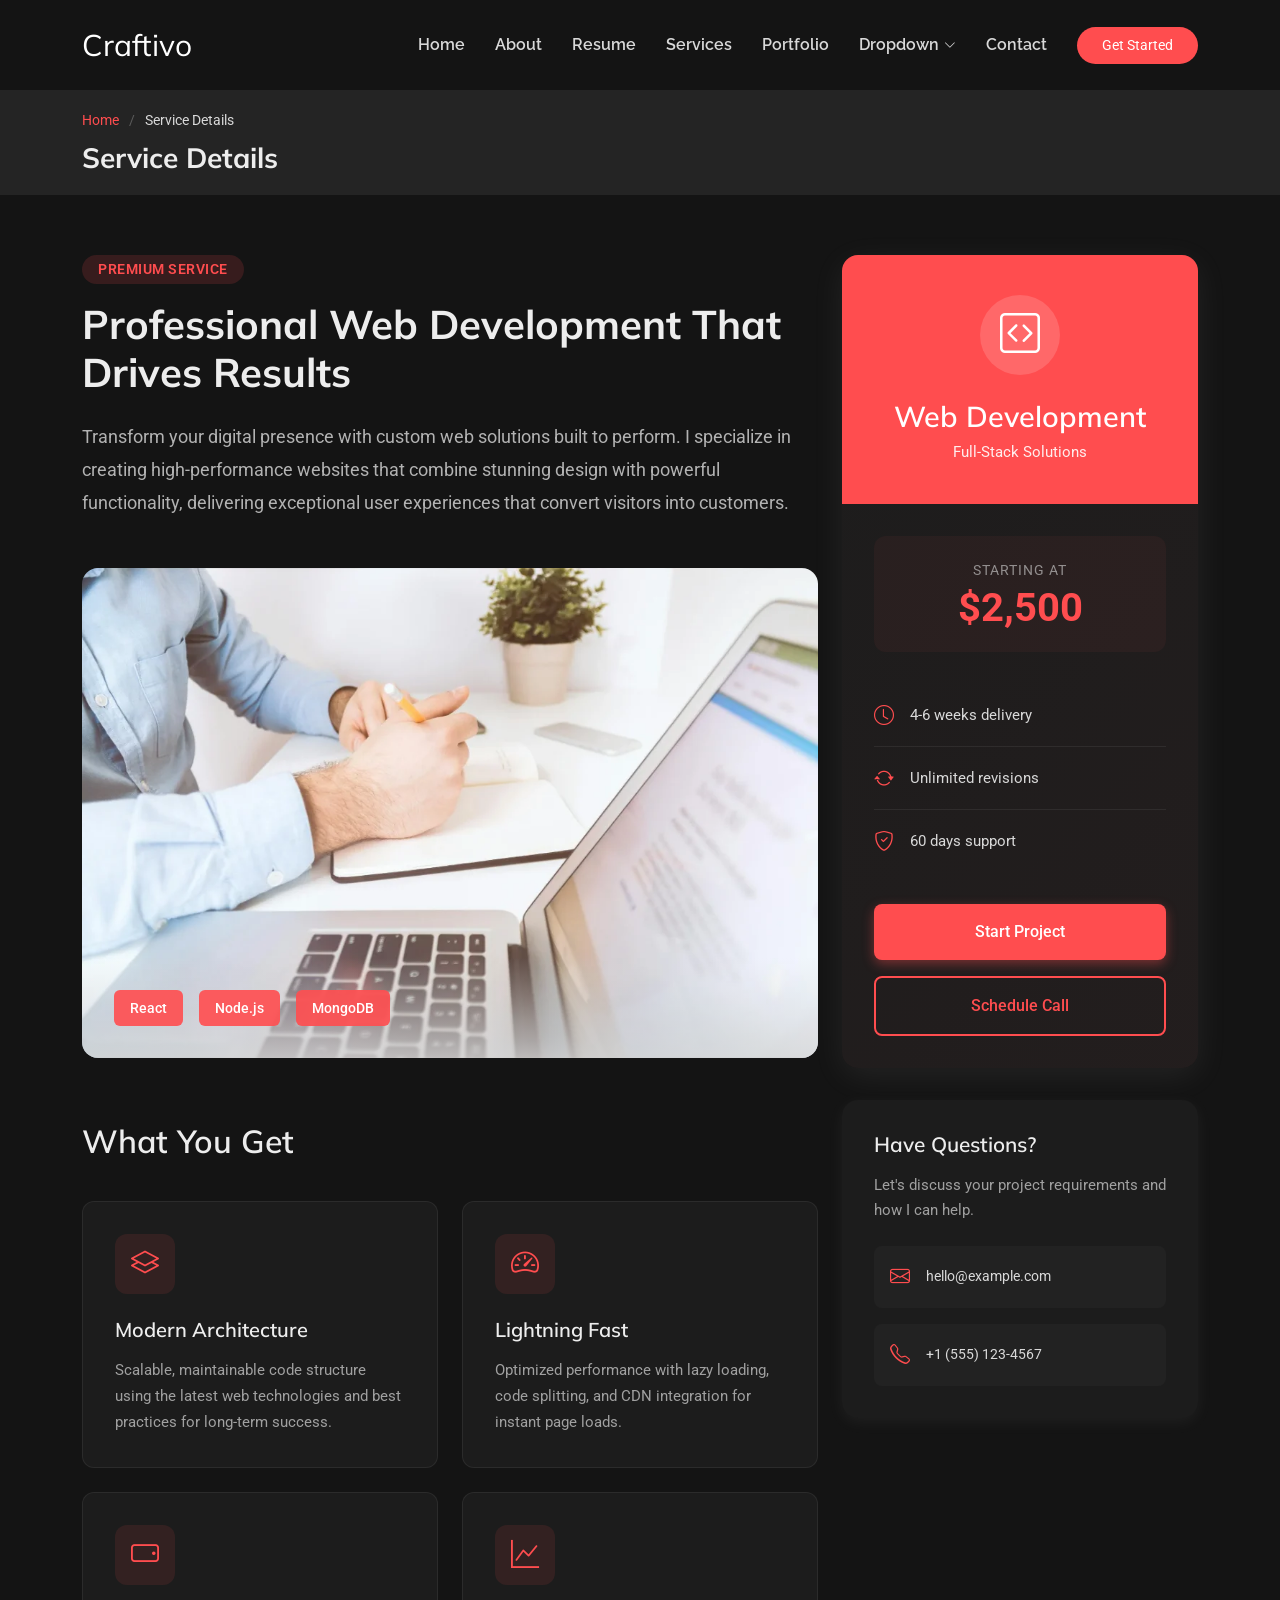
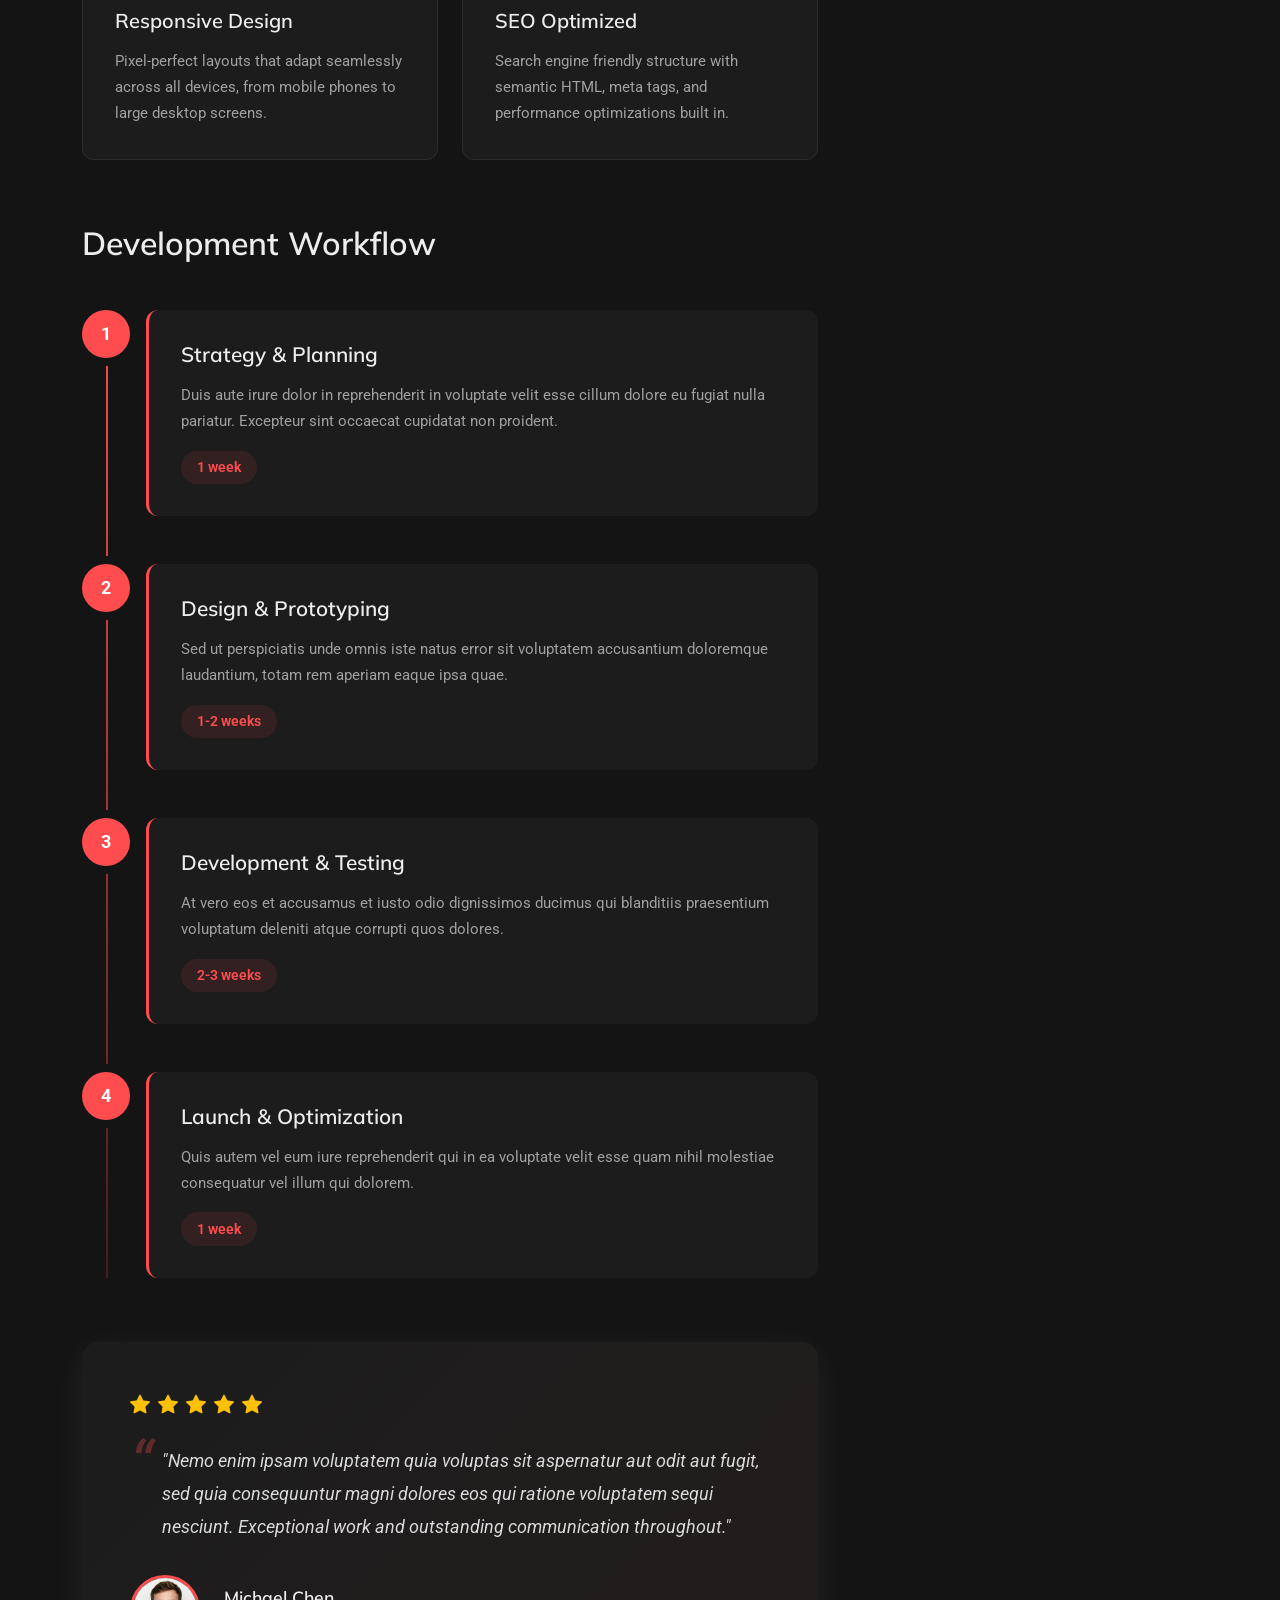
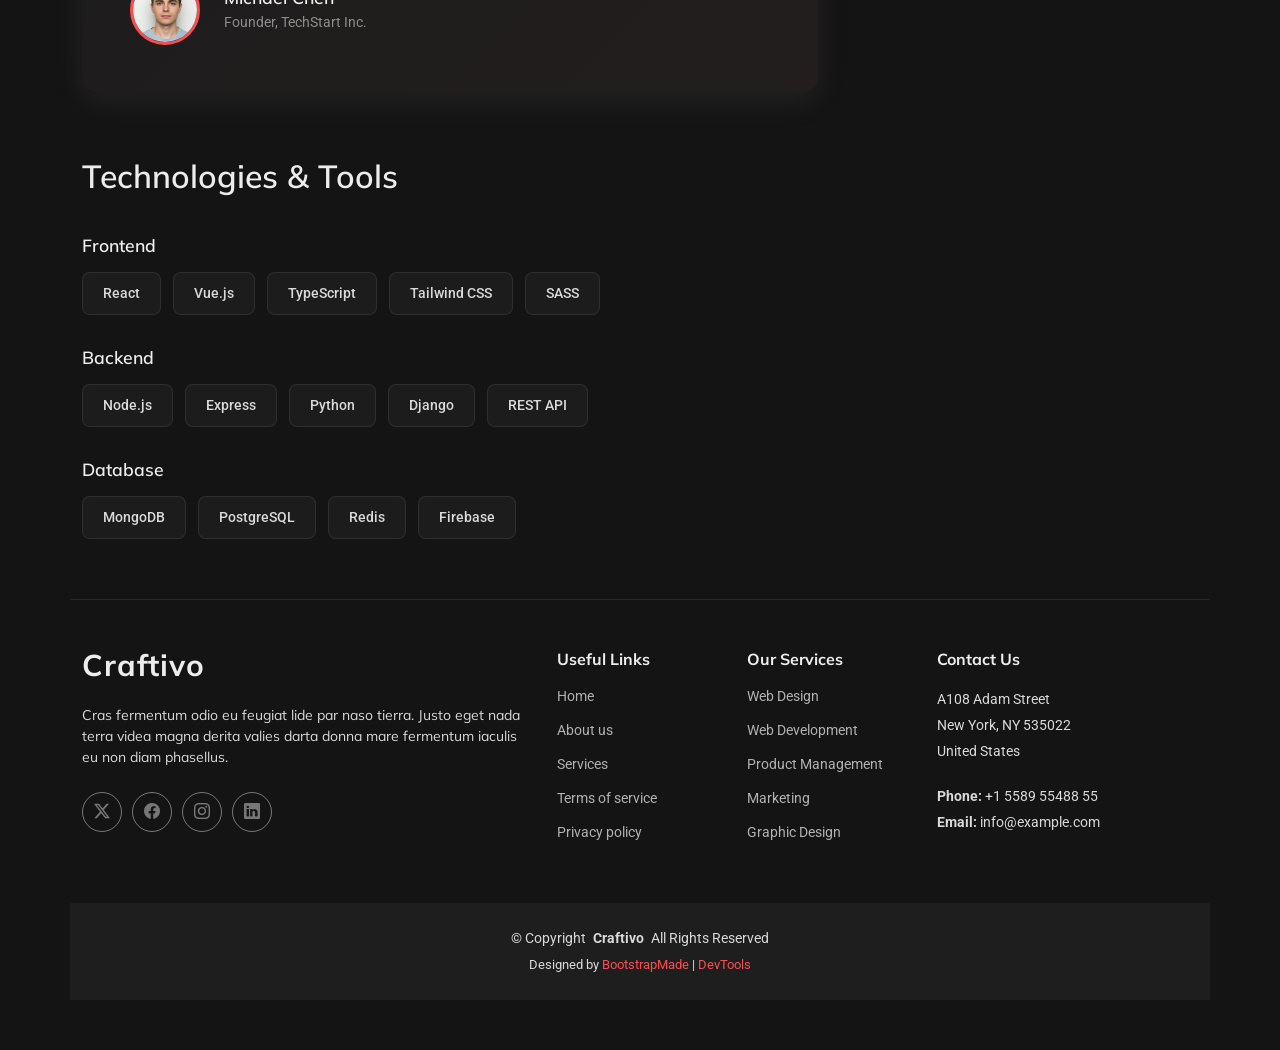
<file: p0/service-details.html>
<!DOCTYPE html>
<html lang="en">

<head>
  <meta charset="utf-8">
  <meta content="width=device-width, initial-scale=1.0" name="viewport">
  <title>Service Details - Craftivo Bootstrap Template</title>
  <meta name="description" content="">
  <meta name="keywords" content="">

  <!-- Favicons -->
  <link href="assets/img/favicon.png" rel="icon">
  <link href="assets/img/apple-touch-icon.png" rel="apple-touch-icon">

  <!-- Fonts -->
  <link href="https://fonts.googleapis.com" rel="preconnect">
  <link href="https://fonts.gstatic.com" rel="preconnect" crossorigin>
  <link href="https://fonts.googleapis.com/css2?family=Roboto:ital,wght@0,100;0,300;0,400;0,500;0,700;0,900;1,100;1,300;1,400;1,500;1,700;1,900&family=Raleway:ital,wght@0,100;0,200;0,300;0,400;0,500;0,600;0,700;0,800;0,900;1,100;1,200;1,300;1,400;1,500;1,600;1,700;1,800;1,900&family=Mulish:ital,wght@0,200;0,300;0,400;0,500;0,600;0,700;0,800;0,900;1,200;1,300;1,400;1,500;1,600;1,700;1,800;1,900&display=swap" rel="stylesheet">

  <!-- Vendor CSS Files -->
  <link href="assets/vendor/bootstrap/css/bootstrap.min.css" rel="stylesheet">
  <link href="assets/vendor/bootstrap-icons/bootstrap-icons.css" rel="stylesheet">
  <link href="assets/vendor/aos/aos.css" rel="stylesheet">
  <link href="assets/vendor/glightbox/css/glightbox.min.css" rel="stylesheet">
  <link href="assets/vendor/swiper/swiper-bundle.min.css" rel="stylesheet">

  <!-- Main CSS File -->
  <link href="assets/css/main.css" rel="stylesheet">

  <!-- =======================================================
  * Template Name: Craftivo
  * Template URL: https://bootstrapmade.com/craftivo-bootstrap-portfolio-template/
  * Updated: Oct 04 2025 with Bootstrap v5.3.8
  * Author: BootstrapMade.com
  * License: https://bootstrapmade.com/license/
  ======================================================== -->
</head>

<body class="service-details-page">

  <header id="header" class="header d-flex align-items-center sticky-top">
    <div class="container-fluid container-xl position-relative d-flex align-items-center">

      <a href="index.html" class="logo d-flex align-items-center me-auto">
        <!-- Uncomment the line below if you also wish to use an image logo -->
        <!-- <img src="assets/img/logo.webp" alt=""> -->
        <h1 class="sitename">Craftivo</h1>
      </a>

      <nav id="navmenu" class="navmenu">
        <ul>
          <li><a href="#hero">Home</a></li>
          <li><a href="#about">About</a></li>
          <li><a href="#resume">Resume</a></li>
          <li><a href="#services">Services</a></li>
          <li><a href="#portfolio">Portfolio</a></li>
          <li class="dropdown"><a href="#"><span>Dropdown</span> <i class="bi bi-chevron-down toggle-dropdown"></i></a>
            <ul>
              <li><a href="#">Dropdown 1</a></li>
              <li class="dropdown"><a href="#"><span>Deep Dropdown</span> <i class="bi bi-chevron-down toggle-dropdown"></i></a>
                <ul>
                  <li><a href="#">Deep Dropdown 1</a></li>
                  <li><a href="#">Deep Dropdown 2</a></li>
                  <li><a href="#">Deep Dropdown 3</a></li>
                  <li><a href="#">Deep Dropdown 4</a></li>
                  <li><a href="#">Deep Dropdown 5</a></li>
                </ul>
              </li>
              <li><a href="#">Dropdown 2</a></li>
              <li><a href="#">Dropdown 3</a></li>
              <li><a href="#">Dropdown 4</a></li>
            </ul>
          </li>
          <li><a href="#contact">Contact</a></li>
        </ul>
        <i class="mobile-nav-toggle d-xl-none bi bi-list"></i>
      </nav>

      <a class="btn-getstarted" href="#about">Get Started</a>

    </div>
  </header>

  <main class="main">

    <!-- Page Title -->
    <div class="page-title light-background">
      <div class="container">
        <nav class="breadcrumbs">
          <ol>
            <li><a href="index.html">Home</a></li>
            <li class="current">Service Details</li>
          </ol>
        </nav>
        <h1>Service Details</h1>
      </div>
    </div><!-- End Page Title -->

    <!-- Service Details Section -->
    <section id="service-details" class="service-details section">

      <div class="container" data-aos="fade-up" data-aos-delay="100">

        <div class="row">

          <div class="col-lg-4 order-lg-2">

            <div class="sticky-sidebar">

              <div class="service-card" data-aos="fade-left" data-aos-delay="200">
                <div class="card-header">
                  <div class="service-icon">
                    <i class="bi bi-code-square"></i>
                  </div>
                  <h3>Web Development</h3>
                  <p class="service-tagline">Full-Stack Solutions</p>
                </div>
                <div class="card-body">
                  <div class="price-tag">
                    <span class="label">Starting at</span>
                    <span class="price">$2,500</span>
                  </div>
                  <ul class="quick-info">
                    <li>
                      <i class="bi bi-clock"></i>
                      <span>4-6 weeks delivery</span>
                    </li>
                    <li>
                      <i class="bi bi-arrow-repeat"></i>
                      <span>Unlimited revisions</span>
                    </li>
                    <li>
                      <i class="bi bi-shield-check"></i>
                      <span>60 days support</span>
                    </li>
                  </ul>
                  <div class="cta-buttons">
                    <a href="#" class="btn-primary">Start Project</a>
                    <a href="#" class="btn-secondary">Schedule Call</a>
                  </div>
                </div>
              </div>

              <div class="contact-card" data-aos="fade-left" data-aos-delay="300">
                <h4>Have Questions?</h4>
                <p>Let's discuss your project requirements and how I can help.</p>
                <div class="contact-methods">
                  <a href="mailto:hello@example.com" class="contact-item">
                    <i class="bi bi-envelope"></i>
                    <span>hello@example.com</span>
                  </a>
                  <a href="tel:+15551234567" class="contact-item">
                    <i class="bi bi-telephone"></i>
                    <span>+1 (555) 123-4567</span>
                  </a>
                </div>
              </div>

            </div>

          </div>

          <div class="col-lg-8 order-lg-1">

            <div class="service-overview" data-aos="fade-up" data-aos-delay="200">
              <div class="overview-header">
                <span class="badge">Premium Service</span>
                <h2>Professional Web Development That Drives Results</h2>
              </div>
              <p class="lead-text">Transform your digital presence with custom web solutions built to perform. I specialize in creating high-performance websites that combine stunning design with powerful functionality, delivering exceptional user experiences that convert visitors into customers.</p>
            </div>

            <div class="service-image-showcase" data-aos="zoom-in" data-aos-delay="300">
              <img src="assets/img/services/services-1.webp" alt="Web Development" class="img-fluid main-image">
              <div class="image-overlay">
                <div class="tech-stack">
                  <span class="tech-item">React</span>
                  <span class="tech-item">Node.js</span>
                  <span class="tech-item">MongoDB</span>
                </div>
              </div>
            </div>

            <div class="features-grid" data-aos="fade-up" data-aos-delay="400">
              <h3 class="section-heading">What You Get</h3>
              <div class="row g-4">
                <div class="col-md-6">
                  <div class="feature-box">
                    <div class="icon-wrapper">
                      <i class="bi bi-layers"></i>
                    </div>
                    <h4>Modern Architecture</h4>
                    <p>Scalable, maintainable code structure using the latest web technologies and best practices for long-term success.</p>
                  </div>
                </div>
                <div class="col-md-6">
                  <div class="feature-box">
                    <div class="icon-wrapper">
                      <i class="bi bi-speedometer2"></i>
                    </div>
                    <h4>Lightning Fast</h4>
                    <p>Optimized performance with lazy loading, code splitting, and CDN integration for instant page loads.</p>
                  </div>
                </div>
                <div class="col-md-6">
                  <div class="feature-box">
                    <div class="icon-wrapper">
                      <i class="bi bi-phone-landscape"></i>
                    </div>
                    <h4>Responsive Design</h4>
                    <p>Pixel-perfect layouts that adapt seamlessly across all devices, from mobile phones to large desktop screens.</p>
                  </div>
                </div>
                <div class="col-md-6">
                  <div class="feature-box">
                    <div class="icon-wrapper">
                      <i class="bi bi-graph-up"></i>
                    </div>
                    <h4>SEO Optimized</h4>
                    <p>Search engine friendly structure with semantic HTML, meta tags, and performance optimizations built in.</p>
                  </div>
                </div>
              </div>
            </div>

            <div class="workflow-section" data-aos="fade-up" data-aos-delay="500">
              <h3 class="section-heading">Development Workflow</h3>
              <div class="timeline">
                <div class="timeline-item">
                  <div class="timeline-marker">1</div>
                  <div class="timeline-content">
                    <h4>Strategy &amp; Planning</h4>
                    <p>Duis aute irure dolor in reprehenderit in voluptate velit esse cillum dolore eu fugiat nulla pariatur. Excepteur sint occaecat cupidatat non proident.</p>
                    <span class="duration">1 week</span>
                  </div>
                </div>
                <div class="timeline-item">
                  <div class="timeline-marker">2</div>
                  <div class="timeline-content">
                    <h4>Design &amp; Prototyping</h4>
                    <p>Sed ut perspiciatis unde omnis iste natus error sit voluptatem accusantium doloremque laudantium, totam rem aperiam eaque ipsa quae.</p>
                    <span class="duration">1-2 weeks</span>
                  </div>
                </div>
                <div class="timeline-item">
                  <div class="timeline-marker">3</div>
                  <div class="timeline-content">
                    <h4>Development &amp; Testing</h4>
                    <p>At vero eos et accusamus et iusto odio dignissimos ducimus qui blanditiis praesentium voluptatum deleniti atque corrupti quos dolores.</p>
                    <span class="duration">2-3 weeks</span>
                  </div>
                </div>
                <div class="timeline-item">
                  <div class="timeline-marker">4</div>
                  <div class="timeline-content">
                    <h4>Launch &amp; Optimization</h4>
                    <p>Quis autem vel eum iure reprehenderit qui in ea voluptate velit esse quam nihil molestiae consequatur vel illum qui dolorem.</p>
                    <span class="duration">1 week</span>
                  </div>
                </div>
              </div>
            </div>

            <div class="testimonial-section" data-aos="fade-up" data-aos-delay="600">
              <div class="testimonial-card">
                <div class="stars">
                  <i class="bi bi-star-fill"></i>
                  <i class="bi bi-star-fill"></i>
                  <i class="bi bi-star-fill"></i>
                  <i class="bi bi-star-fill"></i>
                  <i class="bi bi-star-fill"></i>
                </div>
                <blockquote>
                  "Nemo enim ipsam voluptatem quia voluptas sit aspernatur aut odit aut fugit, sed quia consequuntur magni dolores eos qui ratione voluptatem sequi nesciunt. Exceptional work and outstanding communication throughout."
                </blockquote>
                <div class="client-info">
                  <img src="assets/img/person/person-m-5.webp" alt="Michael Chen" class="client-avatar">
                  <div class="client-details">
                    <h5>Michael Chen</h5>
                    <p>Founder, TechStart Inc.</p>
                  </div>
                </div>
              </div>
            </div>

            <div class="tech-details" data-aos="fade-up" data-aos-delay="700">
              <h3 class="section-heading">Technologies &amp; Tools</h3>
              <div class="tech-categories">
                <div class="tech-category">
                  <h5>Frontend</h5>
                  <div class="tech-tags">
                    <span>React</span>
                    <span>Vue.js</span>
                    <span>TypeScript</span>
                    <span>Tailwind CSS</span>
                    <span>SASS</span>
                  </div>
                </div>
                <div class="tech-category">
                  <h5>Backend</h5>
                  <div class="tech-tags">
                    <span>Node.js</span>
                    <span>Express</span>
                    <span>Python</span>
                    <span>Django</span>
                    <span>REST API</span>
                  </div>
                </div>
                <div class="tech-category">
                  <h5>Database</h5>
                  <div class="tech-tags">
                    <span>MongoDB</span>
                    <span>PostgreSQL</span>
                    <span>Redis</span>
                    <span>Firebase</span>
                  </div>
                </div>
              </div>
            </div>

          </div>

        </div>

      </div>

    </section><!-- /Service Details Section -->

  </main>

  <footer id="footer" class="footer">

    <div class="container footer-top">
      <div class="row gy-4">
        <div class="col-lg-5 col-md-12 footer-about">
          <a href="index.html" class="logo d-flex align-items-center">
            <span class="sitename">Craftivo</span>
          </a>
          <p>Cras fermentum odio eu feugiat lide par naso tierra. Justo eget nada terra videa magna derita valies darta donna mare fermentum iaculis eu non diam phasellus.</p>
          <div class="social-links d-flex mt-4">
            <a href=""><i class="bi bi-twitter-x"></i></a>
            <a href=""><i class="bi bi-facebook"></i></a>
            <a href=""><i class="bi bi-instagram"></i></a>
            <a href=""><i class="bi bi-linkedin"></i></a>
          </div>
        </div>

        <div class="col-lg-2 col-6 footer-links">
          <h4>Useful Links</h4>
          <ul>
            <li><a href="#">Home</a></li>
            <li><a href="#">About us</a></li>
            <li><a href="#">Services</a></li>
            <li><a href="#">Terms of service</a></li>
            <li><a href="#">Privacy policy</a></li>
          </ul>
        </div>

        <div class="col-lg-2 col-6 footer-links">
          <h4>Our Services</h4>
          <ul>
            <li><a href="#">Web Design</a></li>
            <li><a href="#">Web Development</a></li>
            <li><a href="#">Product Management</a></li>
            <li><a href="#">Marketing</a></li>
            <li><a href="#">Graphic Design</a></li>
          </ul>
        </div>

        <div class="col-lg-3 col-md-12 footer-contact text-center text-md-start">
          <h4>Contact Us</h4>
          <p>A108 Adam Street</p>
          <p>New York, NY 535022</p>
          <p>United States</p>
          <p class="mt-4"><strong>Phone:</strong> <span>+1 5589 55488 55</span></p>
          <p><strong>Email:</strong> <span>info@example.com</span></p>
        </div>

      </div>
    </div>

    <div class="container copyright text-center mt-4">
      <p>© <span>Copyright</span> <strong class="px-1 sitename">Craftivo</strong> <span>All Rights Reserved</span></p>
      <div class="credits">
        <!-- All the links in the footer should remain intact. -->
        <!-- You can delete the links only if you've purchased the pro version. -->
        <!-- Licensing information: https://bootstrapmade.com/license/ -->
        <!-- Purchase the pro version with working PHP/AJAX contact form: [buy-url] -->
        Designed by <a href="https://bootstrapmade.com/">BootstrapMade</a> | <a href="https://bootstrapmade.com/tools/">DevTools</a>
      </div>
    </div>

  </footer>

  <!-- Scroll Top -->
  <a href="#" id="scroll-top" class="scroll-top d-flex align-items-center justify-content-center"><i class="bi bi-arrow-up-short"></i></a>

  <!-- Preloader -->
  <div id="preloader"></div>

  <!-- Vendor JS Files -->
  <script src="assets/vendor/bootstrap/js/bootstrap.bundle.min.js"></script>
  <script src="assets/vendor/php-email-form/validate.js"></script>
  <script src="assets/vendor/aos/aos.js"></script>
  <script src="assets/vendor/typed.js/typed.umd.js"></script>
  <script src="assets/vendor/waypoints/noframework.waypoints.js"></script>
  <script src="assets/vendor/glightbox/js/glightbox.min.js"></script>
  <script src="assets/vendor/imagesloaded/imagesloaded.pkgd.min.js"></script>
  <script src="assets/vendor/isotope-layout/isotope.pkgd.min.js"></script>
  <script src="assets/vendor/swiper/swiper-bundle.min.js"></script>

  <!-- Main JS File -->
  <script src="assets/js/main.js"></script>

</body>

</html>
</file>
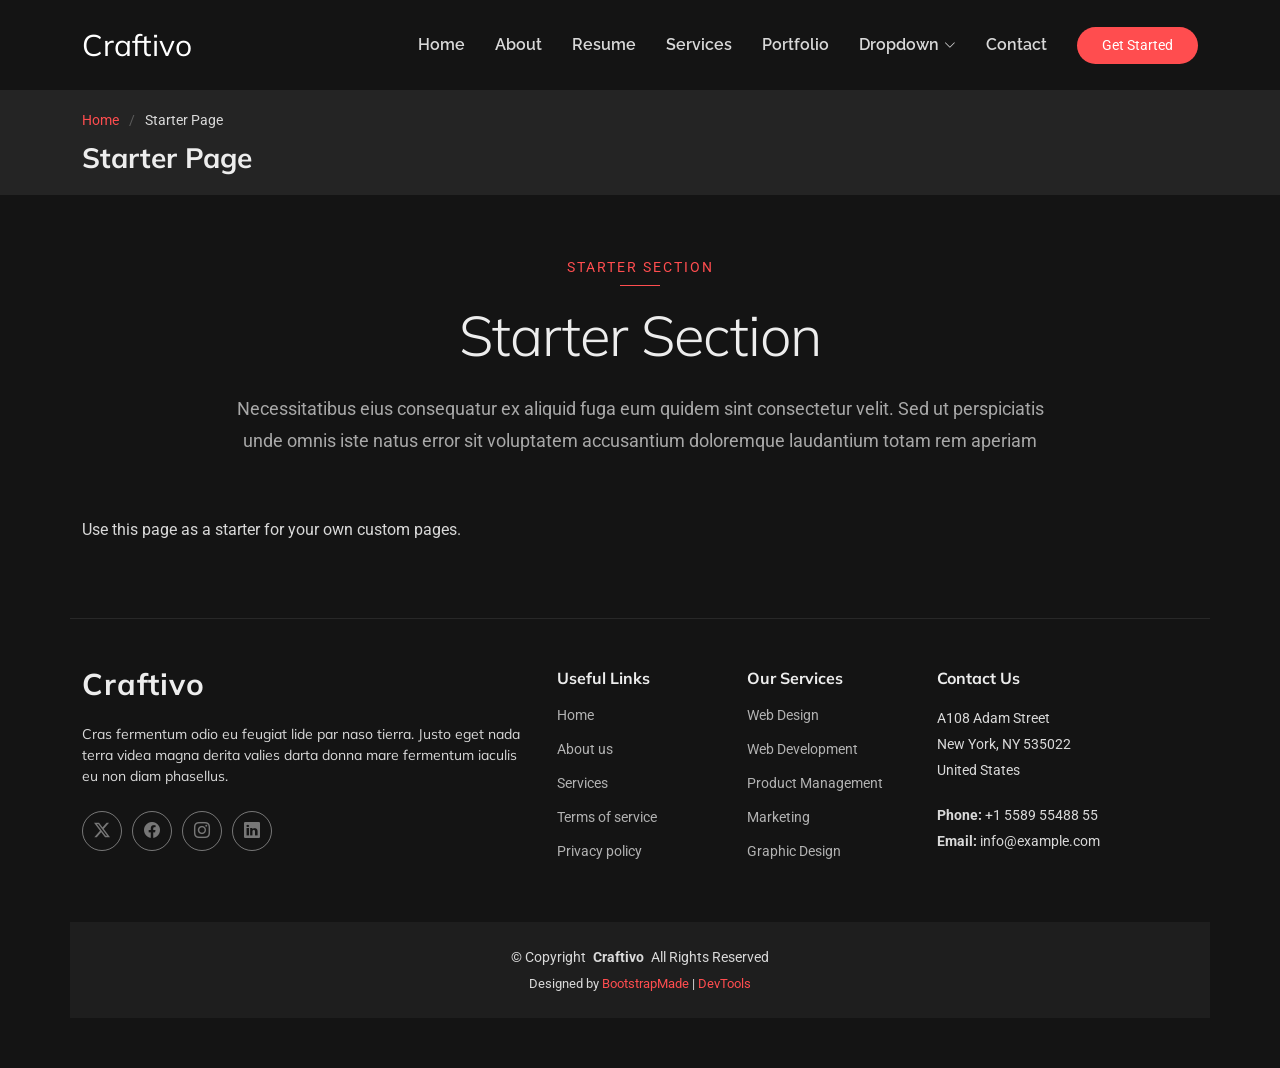
<file: p0/starter-page.html>
<!DOCTYPE html>
<html lang="en">

<head>
  <meta charset="utf-8">
  <meta content="width=device-width, initial-scale=1.0" name="viewport">
  <title>Starter Page - Craftivo Bootstrap Template</title>
  <meta name="description" content="">
  <meta name="keywords" content="">

  <!-- Favicons -->
  <link href="assets/img/favicon.png" rel="icon">
  <link href="assets/img/apple-touch-icon.png" rel="apple-touch-icon">

  <!-- Fonts -->
  <link href="https://fonts.googleapis.com" rel="preconnect">
  <link href="https://fonts.gstatic.com" rel="preconnect" crossorigin>
  <link href="https://fonts.googleapis.com/css2?family=Roboto:ital,wght@0,100;0,300;0,400;0,500;0,700;0,900;1,100;1,300;1,400;1,500;1,700;1,900&family=Raleway:ital,wght@0,100;0,200;0,300;0,400;0,500;0,600;0,700;0,800;0,900;1,100;1,200;1,300;1,400;1,500;1,600;1,700;1,800;1,900&family=Mulish:ital,wght@0,200;0,300;0,400;0,500;0,600;0,700;0,800;0,900;1,200;1,300;1,400;1,500;1,600;1,700;1,800;1,900&display=swap" rel="stylesheet">

  <!-- Vendor CSS Files -->
  <link href="assets/vendor/bootstrap/css/bootstrap.min.css" rel="stylesheet">
  <link href="assets/vendor/bootstrap-icons/bootstrap-icons.css" rel="stylesheet">
  <link href="assets/vendor/aos/aos.css" rel="stylesheet">
  <link href="assets/vendor/glightbox/css/glightbox.min.css" rel="stylesheet">
  <link href="assets/vendor/swiper/swiper-bundle.min.css" rel="stylesheet">

  <!-- Main CSS File -->
  <link href="assets/css/main.css" rel="stylesheet">

  <!-- =======================================================
  * Template Name: Craftivo
  * Template URL: https://bootstrapmade.com/craftivo-bootstrap-portfolio-template/
  * Updated: Oct 04 2025 with Bootstrap v5.3.8
  * Author: BootstrapMade.com
  * License: https://bootstrapmade.com/license/
  ======================================================== -->
</head>

<body class="starter-page-page">

  <header id="header" class="header d-flex align-items-center sticky-top">
    <div class="container-fluid container-xl position-relative d-flex align-items-center">

      <a href="index.html" class="logo d-flex align-items-center me-auto">
        <!-- Uncomment the line below if you also wish to use an image logo -->
        <!-- <img src="assets/img/logo.webp" alt=""> -->
        <h1 class="sitename">Craftivo</h1>
      </a>

      <nav id="navmenu" class="navmenu">
        <ul>
          <li><a href="#hero">Home</a></li>
          <li><a href="#about">About</a></li>
          <li><a href="#resume">Resume</a></li>
          <li><a href="#services">Services</a></li>
          <li><a href="#portfolio">Portfolio</a></li>
          <li class="dropdown"><a href="#"><span>Dropdown</span> <i class="bi bi-chevron-down toggle-dropdown"></i></a>
            <ul>
              <li><a href="#">Dropdown 1</a></li>
              <li class="dropdown"><a href="#"><span>Deep Dropdown</span> <i class="bi bi-chevron-down toggle-dropdown"></i></a>
                <ul>
                  <li><a href="#">Deep Dropdown 1</a></li>
                  <li><a href="#">Deep Dropdown 2</a></li>
                  <li><a href="#">Deep Dropdown 3</a></li>
                  <li><a href="#">Deep Dropdown 4</a></li>
                  <li><a href="#">Deep Dropdown 5</a></li>
                </ul>
              </li>
              <li><a href="#">Dropdown 2</a></li>
              <li><a href="#">Dropdown 3</a></li>
              <li><a href="#">Dropdown 4</a></li>
            </ul>
          </li>
          <li><a href="#contact">Contact</a></li>
        </ul>
        <i class="mobile-nav-toggle d-xl-none bi bi-list"></i>
      </nav>

      <a class="btn-getstarted" href="#about">Get Started</a>

    </div>
  </header>

  <main class="main">

    <!-- Page Title -->
    <div class="page-title light-background">
      <div class="container">
        <nav class="breadcrumbs">
          <ol>
            <li><a href="index.html">Home</a></li>
            <li class="current">Starter Page</li>
          </ol>
        </nav>
        <h1>Starter Page</h1>
      </div>
    </div><!-- End Page Title -->

    <!-- Starter Section Section -->
    <section id="starter-section" class="starter-section section">

      <!-- Section Title -->
      <div class="container section-title" data-aos="fade-up">
        <span class="subtitle">Starter Section</span>
        <h2>Starter Section</h2>
        <p>Necessitatibus eius consequatur ex aliquid fuga eum quidem sint consectetur velit. Sed ut perspiciatis unde omnis iste natus error sit voluptatem accusantium doloremque laudantium totam rem aperiam</p>
      </div><!-- End Section Title -->

      <div class="container" data-aos="fade-up">
        <p>Use this page as a starter for your own custom pages.</p>
      </div>

    </section><!-- /Starter Section Section -->

  </main>

  <footer id="footer" class="footer">

    <div class="container footer-top">
      <div class="row gy-4">
        <div class="col-lg-5 col-md-12 footer-about">
          <a href="index.html" class="logo d-flex align-items-center">
            <span class="sitename">Craftivo</span>
          </a>
          <p>Cras fermentum odio eu feugiat lide par naso tierra. Justo eget nada terra videa magna derita valies darta donna mare fermentum iaculis eu non diam phasellus.</p>
          <div class="social-links d-flex mt-4">
            <a href=""><i class="bi bi-twitter-x"></i></a>
            <a href=""><i class="bi bi-facebook"></i></a>
            <a href=""><i class="bi bi-instagram"></i></a>
            <a href=""><i class="bi bi-linkedin"></i></a>
          </div>
        </div>

        <div class="col-lg-2 col-6 footer-links">
          <h4>Useful Links</h4>
          <ul>
            <li><a href="#">Home</a></li>
            <li><a href="#">About us</a></li>
            <li><a href="#">Services</a></li>
            <li><a href="#">Terms of service</a></li>
            <li><a href="#">Privacy policy</a></li>
          </ul>
        </div>

        <div class="col-lg-2 col-6 footer-links">
          <h4>Our Services</h4>
          <ul>
            <li><a href="#">Web Design</a></li>
            <li><a href="#">Web Development</a></li>
            <li><a href="#">Product Management</a></li>
            <li><a href="#">Marketing</a></li>
            <li><a href="#">Graphic Design</a></li>
          </ul>
        </div>

        <div class="col-lg-3 col-md-12 footer-contact text-center text-md-start">
          <h4>Contact Us</h4>
          <p>A108 Adam Street</p>
          <p>New York, NY 535022</p>
          <p>United States</p>
          <p class="mt-4"><strong>Phone:</strong> <span>+1 5589 55488 55</span></p>
          <p><strong>Email:</strong> <span>info@example.com</span></p>
        </div>

      </div>
    </div>

    <div class="container copyright text-center mt-4">
      <p>© <span>Copyright</span> <strong class="px-1 sitename">Craftivo</strong> <span>All Rights Reserved</span></p>
      <div class="credits">
        <!-- All the links in the footer should remain intact. -->
        <!-- You can delete the links only if you've purchased the pro version. -->
        <!-- Licensing information: https://bootstrapmade.com/license/ -->
        <!-- Purchase the pro version with working PHP/AJAX contact form: [buy-url] -->
        Designed by <a href="https://bootstrapmade.com/">BootstrapMade</a> | <a href="https://bootstrapmade.com/tools/">DevTools</a>
      </div>
    </div>

  </footer>

  <!-- Scroll Top -->
  <a href="#" id="scroll-top" class="scroll-top d-flex align-items-center justify-content-center"><i class="bi bi-arrow-up-short"></i></a>

  <!-- Preloader -->
  <div id="preloader"></div>

  <!-- Vendor JS Files -->
  <script src="assets/vendor/bootstrap/js/bootstrap.bundle.min.js"></script>
  <script src="assets/vendor/php-email-form/validate.js"></script>
  <script src="assets/vendor/aos/aos.js"></script>
  <script src="assets/vendor/typed.js/typed.umd.js"></script>
  <script src="assets/vendor/waypoints/noframework.waypoints.js"></script>
  <script src="assets/vendor/glightbox/js/glightbox.min.js"></script>
  <script src="assets/vendor/imagesloaded/imagesloaded.pkgd.min.js"></script>
  <script src="assets/vendor/isotope-layout/isotope.pkgd.min.js"></script>
  <script src="assets/vendor/swiper/swiper-bundle.min.js"></script>

  <!-- Main JS File -->
  <script src="assets/js/main.js"></script>

</body>

</html>
</file>
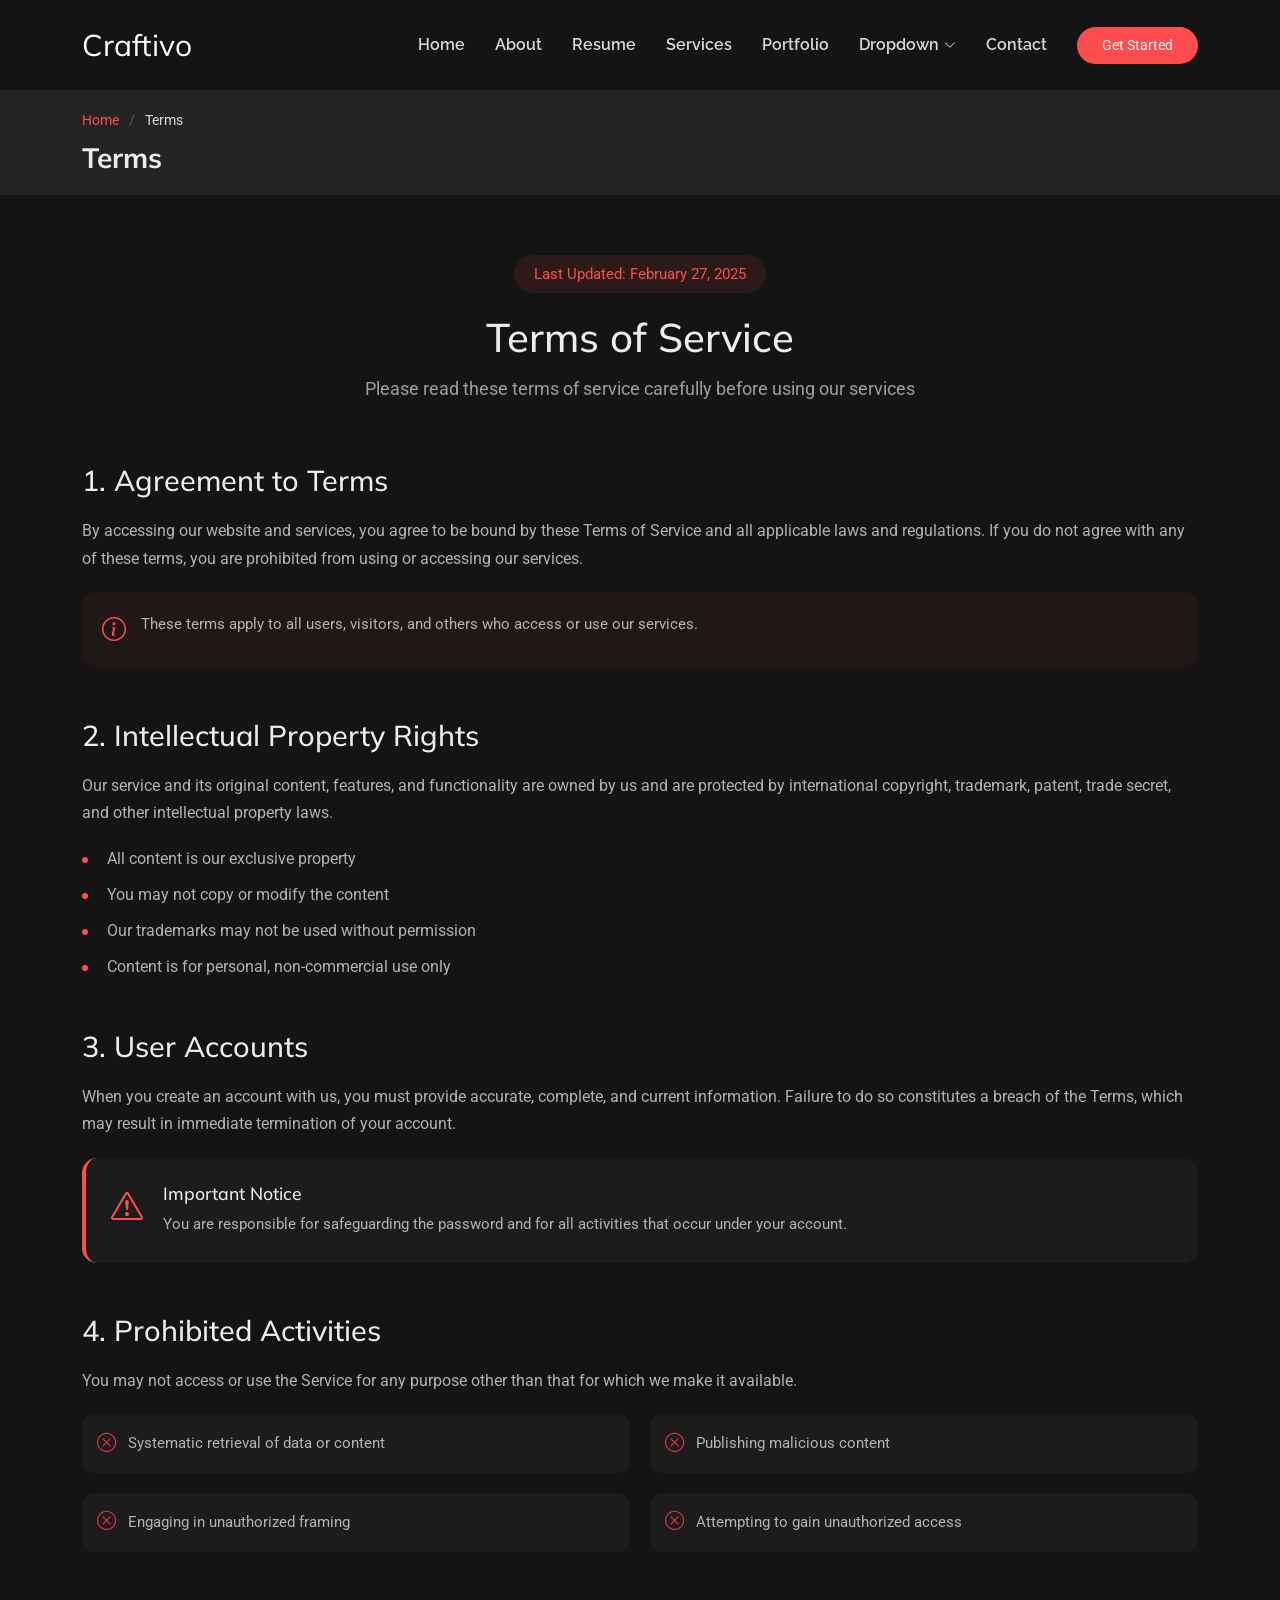
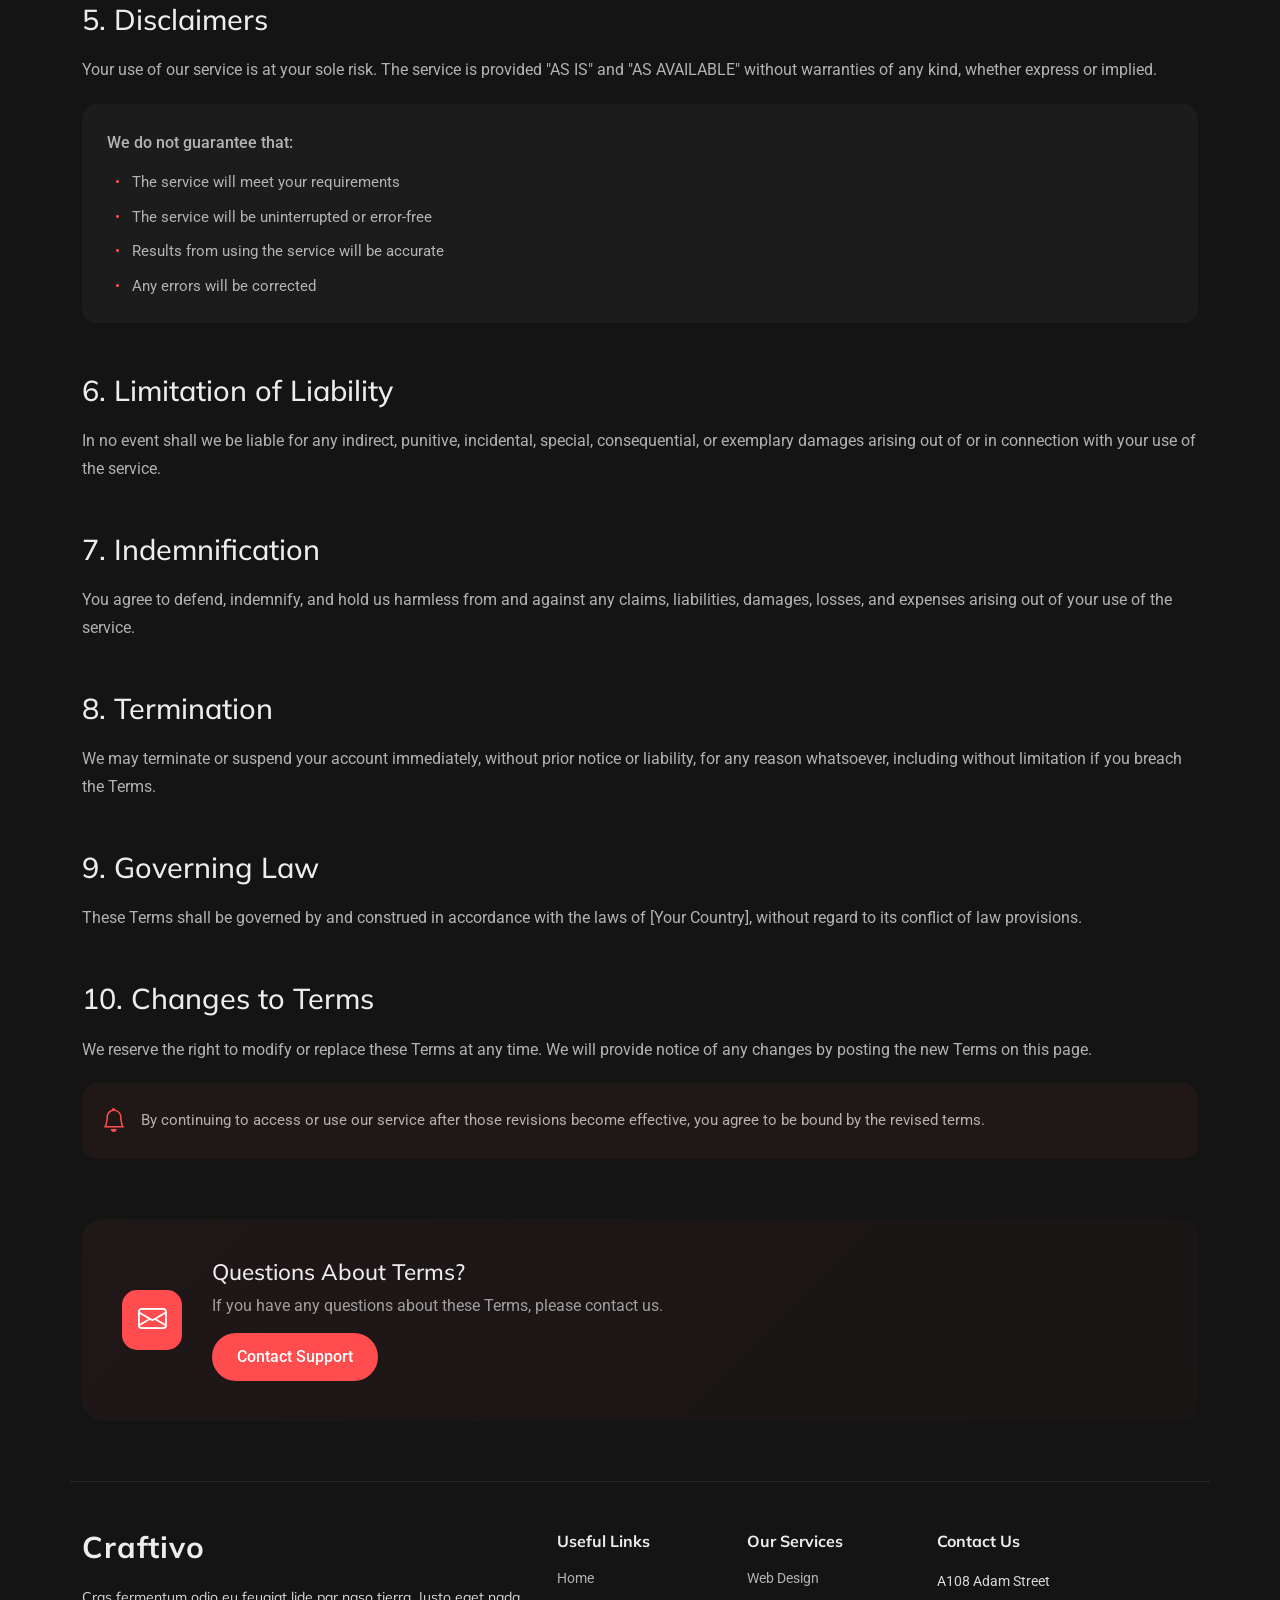
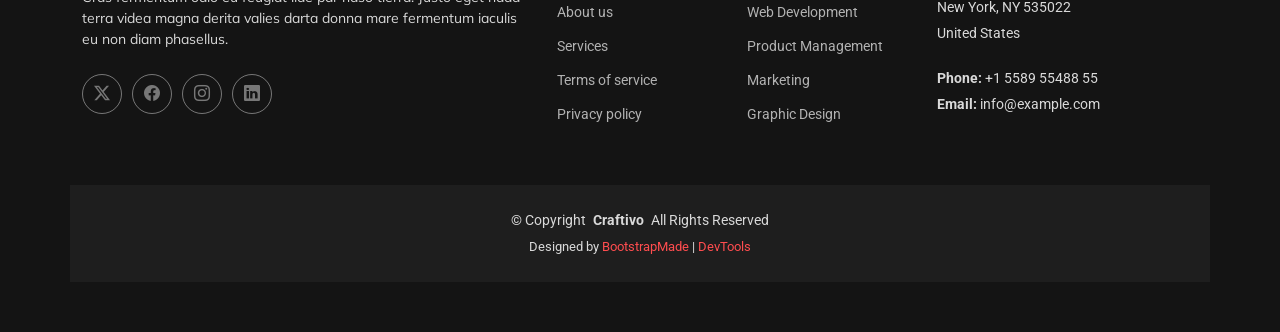
<file: p0/terms.html>
<!DOCTYPE html>
<html lang="en">

<head>
  <meta charset="utf-8">
  <meta content="width=device-width, initial-scale=1.0" name="viewport">
  <title>Terms - Craftivo Bootstrap Template</title>
  <meta name="description" content="">
  <meta name="keywords" content="">

  <!-- Favicons -->
  <link href="assets/img/favicon.png" rel="icon">
  <link href="assets/img/apple-touch-icon.png" rel="apple-touch-icon">

  <!-- Fonts -->
  <link href="https://fonts.googleapis.com" rel="preconnect">
  <link href="https://fonts.gstatic.com" rel="preconnect" crossorigin>
  <link href="https://fonts.googleapis.com/css2?family=Roboto:ital,wght@0,100;0,300;0,400;0,500;0,700;0,900;1,100;1,300;1,400;1,500;1,700;1,900&family=Raleway:ital,wght@0,100;0,200;0,300;0,400;0,500;0,600;0,700;0,800;0,900;1,100;1,200;1,300;1,400;1,500;1,600;1,700;1,800;1,900&family=Mulish:ital,wght@0,200;0,300;0,400;0,500;0,600;0,700;0,800;0,900;1,200;1,300;1,400;1,500;1,600;1,700;1,800;1,900&display=swap" rel="stylesheet">

  <!-- Vendor CSS Files -->
  <link href="assets/vendor/bootstrap/css/bootstrap.min.css" rel="stylesheet">
  <link href="assets/vendor/bootstrap-icons/bootstrap-icons.css" rel="stylesheet">
  <link href="assets/vendor/aos/aos.css" rel="stylesheet">
  <link href="assets/vendor/glightbox/css/glightbox.min.css" rel="stylesheet">
  <link href="assets/vendor/swiper/swiper-bundle.min.css" rel="stylesheet">

  <!-- Main CSS File -->
  <link href="assets/css/main.css" rel="stylesheet">

  <!-- =======================================================
  * Template Name: Craftivo
  * Template URL: https://bootstrapmade.com/craftivo-bootstrap-portfolio-template/
  * Updated: Oct 04 2025 with Bootstrap v5.3.8
  * Author: BootstrapMade.com
  * License: https://bootstrapmade.com/license/
  ======================================================== -->
</head>

<body class="terms-page">

  <header id="header" class="header d-flex align-items-center sticky-top">
    <div class="container-fluid container-xl position-relative d-flex align-items-center">

      <a href="index.html" class="logo d-flex align-items-center me-auto">
        <!-- Uncomment the line below if you also wish to use an image logo -->
        <!-- <img src="assets/img/logo.webp" alt=""> -->
        <h1 class="sitename">Craftivo</h1>
      </a>

      <nav id="navmenu" class="navmenu">
        <ul>
          <li><a href="#hero">Home</a></li>
          <li><a href="#about">About</a></li>
          <li><a href="#resume">Resume</a></li>
          <li><a href="#services">Services</a></li>
          <li><a href="#portfolio">Portfolio</a></li>
          <li class="dropdown"><a href="#"><span>Dropdown</span> <i class="bi bi-chevron-down toggle-dropdown"></i></a>
            <ul>
              <li><a href="#">Dropdown 1</a></li>
              <li class="dropdown"><a href="#"><span>Deep Dropdown</span> <i class="bi bi-chevron-down toggle-dropdown"></i></a>
                <ul>
                  <li><a href="#">Deep Dropdown 1</a></li>
                  <li><a href="#">Deep Dropdown 2</a></li>
                  <li><a href="#">Deep Dropdown 3</a></li>
                  <li><a href="#">Deep Dropdown 4</a></li>
                  <li><a href="#">Deep Dropdown 5</a></li>
                </ul>
              </li>
              <li><a href="#">Dropdown 2</a></li>
              <li><a href="#">Dropdown 3</a></li>
              <li><a href="#">Dropdown 4</a></li>
            </ul>
          </li>
          <li><a href="#contact">Contact</a></li>
        </ul>
        <i class="mobile-nav-toggle d-xl-none bi bi-list"></i>
      </nav>

      <a class="btn-getstarted" href="#about">Get Started</a>

    </div>
  </header>

  <main class="main">

    <!-- Page Title -->
    <div class="page-title light-background">
      <div class="container">
        <nav class="breadcrumbs">
          <ol>
            <li><a href="index.html">Home</a></li>
            <li class="current">Terms</li>
          </ol>
        </nav>
        <h1>Terms</h1>
      </div>
    </div><!-- End Page Title -->

    <!-- Terms Of Service Section -->
    <section id="terms-of-service" class="terms-of-service section">

      <div class="container" data-aos="fade-up">
        <!-- Page Header -->
        <div class="tos-header text-center" data-aos="fade-up">
          <span class="last-updated">Last Updated: February 27, 2025</span>
          <h2>Terms of Service</h2>
          <p>Please read these terms of service carefully before using our services</p>
        </div>

        <!-- Content -->
        <div class="tos-content" data-aos="fade-up" data-aos-delay="200">
          <!-- Agreement Section -->
          <div id="agreement" class="content-section">
            <h3>1. Agreement to Terms</h3>
            <p>By accessing our website and services, you agree to be bound by these Terms of Service and all applicable laws and regulations. If you do not agree with any of these terms, you are prohibited from using or accessing our services.</p>
            <div class="info-box">
              <i class="bi bi-info-circle"></i>
              <p>These terms apply to all users, visitors, and others who access or use our services.</p>
            </div>
          </div>

          <!-- Intellectual Property -->
          <div id="intellectual-property" class="content-section">
            <h3>2. Intellectual Property Rights</h3>
            <p>Our service and its original content, features, and functionality are owned by us and are protected by international copyright, trademark, patent, trade secret, and other intellectual property laws.</p>
            <ul class="list-items">
              <li>All content is our exclusive property</li>
              <li>You may not copy or modify the content</li>
              <li>Our trademarks may not be used without permission</li>
              <li>Content is for personal, non-commercial use only</li>
            </ul>
          </div>

          <!-- User Accounts -->
          <div id="user-accounts" class="content-section">
            <h3>3. User Accounts</h3>
            <p>When you create an account with us, you must provide accurate, complete, and current information. Failure to do so constitutes a breach of the Terms, which may result in immediate termination of your account.</p>
            <div class="alert-box">
              <i class="bi bi-exclamation-triangle"></i>
              <div class="alert-content">
                <h5>Important Notice</h5>
                <p>You are responsible for safeguarding the password and for all activities that occur under your account.</p>
              </div>
            </div>
          </div>

          <!-- Prohibited Activities -->
          <div id="prohibited" class="content-section">
            <h3>4. Prohibited Activities</h3>
            <p>You may not access or use the Service for any purpose other than that for which we make it available.</p>
            <div class="prohibited-list">
              <div class="prohibited-item">
                <i class="bi bi-x-circle"></i>
                <span>Systematic retrieval of data or content</span>
              </div>
              <div class="prohibited-item">
                <i class="bi bi-x-circle"></i>
                <span>Publishing malicious content</span>
              </div>
              <div class="prohibited-item">
                <i class="bi bi-x-circle"></i>
                <span>Engaging in unauthorized framing</span>
              </div>
              <div class="prohibited-item">
                <i class="bi bi-x-circle"></i>
                <span>Attempting to gain unauthorized access</span>
              </div>
            </div>
          </div>

          <!-- Disclaimers -->
          <div id="disclaimer" class="content-section">
            <h3>5. Disclaimers</h3>
            <p>Your use of our service is at your sole risk. The service is provided "AS IS" and "AS AVAILABLE" without warranties of any kind, whether express or implied.</p>
            <div class="disclaimer-box">
              <p>We do not guarantee that:</p>
              <ul>
                <li>The service will meet your requirements</li>
                <li>The service will be uninterrupted or error-free</li>
                <li>Results from using the service will be accurate</li>
                <li>Any errors will be corrected</li>
              </ul>
            </div>
          </div>

          <!-- Limitation of Liability -->
          <div id="limitation" class="content-section">
            <h3>6. Limitation of Liability</h3>
            <p>In no event shall we be liable for any indirect, punitive, incidental, special, consequential, or exemplary damages arising out of or in connection with your use of the service.</p>
          </div>

          <!-- Indemnification -->
          <div id="indemnification" class="content-section">
            <h3>7. Indemnification</h3>
            <p>You agree to defend, indemnify, and hold us harmless from and against any claims, liabilities, damages, losses, and expenses arising out of your use of the service.</p>
          </div>

          <!-- Termination -->
          <div id="termination" class="content-section">
            <h3>8. Termination</h3>
            <p>We may terminate or suspend your account immediately, without prior notice or liability, for any reason whatsoever, including without limitation if you breach the Terms.</p>
          </div>

          <!-- Governing Law -->
          <div id="governing-law" class="content-section">
            <h3>9. Governing Law</h3>
            <p>These Terms shall be governed by and construed in accordance with the laws of [Your Country], without regard to its conflict of law provisions.</p>
          </div>

          <!-- Changes -->
          <div id="changes" class="content-section">
            <h3>10. Changes to Terms</h3>
            <p>We reserve the right to modify or replace these Terms at any time. We will provide notice of any changes by posting the new Terms on this page.</p>
            <div class="notice-box">
              <i class="bi bi-bell"></i>
              <p>By continuing to access or use our service after those revisions become effective, you agree to be bound by the revised terms.</p>
            </div>
          </div>
        </div>

        <!-- Contact Section -->
        <div class="tos-contact" data-aos="fade-up" data-aos-delay="300">
          <div class="contact-box">
            <div class="contact-icon">
              <i class="bi bi-envelope"></i>
            </div>
            <div class="contact-content">
              <h4>Questions About Terms?</h4>
              <p>If you have any questions about these Terms, please contact us.</p>
              <a href="#" class="contact-link">Contact Support</a>
            </div>
          </div>
        </div>
      </div>

    </section><!-- /Terms Of Service Section -->

  </main>

  <footer id="footer" class="footer">

    <div class="container footer-top">
      <div class="row gy-4">
        <div class="col-lg-5 col-md-12 footer-about">
          <a href="index.html" class="logo d-flex align-items-center">
            <span class="sitename">Craftivo</span>
          </a>
          <p>Cras fermentum odio eu feugiat lide par naso tierra. Justo eget nada terra videa magna derita valies darta donna mare fermentum iaculis eu non diam phasellus.</p>
          <div class="social-links d-flex mt-4">
            <a href=""><i class="bi bi-twitter-x"></i></a>
            <a href=""><i class="bi bi-facebook"></i></a>
            <a href=""><i class="bi bi-instagram"></i></a>
            <a href=""><i class="bi bi-linkedin"></i></a>
          </div>
        </div>

        <div class="col-lg-2 col-6 footer-links">
          <h4>Useful Links</h4>
          <ul>
            <li><a href="#">Home</a></li>
            <li><a href="#">About us</a></li>
            <li><a href="#">Services</a></li>
            <li><a href="#">Terms of service</a></li>
            <li><a href="#">Privacy policy</a></li>
          </ul>
        </div>

        <div class="col-lg-2 col-6 footer-links">
          <h4>Our Services</h4>
          <ul>
            <li><a href="#">Web Design</a></li>
            <li><a href="#">Web Development</a></li>
            <li><a href="#">Product Management</a></li>
            <li><a href="#">Marketing</a></li>
            <li><a href="#">Graphic Design</a></li>
          </ul>
        </div>

        <div class="col-lg-3 col-md-12 footer-contact text-center text-md-start">
          <h4>Contact Us</h4>
          <p>A108 Adam Street</p>
          <p>New York, NY 535022</p>
          <p>United States</p>
          <p class="mt-4"><strong>Phone:</strong> <span>+1 5589 55488 55</span></p>
          <p><strong>Email:</strong> <span>info@example.com</span></p>
        </div>

      </div>
    </div>

    <div class="container copyright text-center mt-4">
      <p>© <span>Copyright</span> <strong class="px-1 sitename">Craftivo</strong> <span>All Rights Reserved</span></p>
      <div class="credits">
        <!-- All the links in the footer should remain intact. -->
        <!-- You can delete the links only if you've purchased the pro version. -->
        <!-- Licensing information: https://bootstrapmade.com/license/ -->
        <!-- Purchase the pro version with working PHP/AJAX contact form: [buy-url] -->
        Designed by <a href="https://bootstrapmade.com/">BootstrapMade</a> | <a href="https://bootstrapmade.com/tools/">DevTools</a>
      </div>
    </div>

  </footer>

  <!-- Scroll Top -->
  <a href="#" id="scroll-top" class="scroll-top d-flex align-items-center justify-content-center"><i class="bi bi-arrow-up-short"></i></a>

  <!-- Preloader -->
  <div id="preloader"></div>

  <!-- Vendor JS Files -->
  <script src="assets/vendor/bootstrap/js/bootstrap.bundle.min.js"></script>
  <script src="assets/vendor/php-email-form/validate.js"></script>
  <script src="assets/vendor/aos/aos.js"></script>
  <script src="assets/vendor/typed.js/typed.umd.js"></script>
  <script src="assets/vendor/waypoints/noframework.waypoints.js"></script>
  <script src="assets/vendor/glightbox/js/glightbox.min.js"></script>
  <script src="assets/vendor/imagesloaded/imagesloaded.pkgd.min.js"></script>
  <script src="assets/vendor/isotope-layout/isotope.pkgd.min.js"></script>
  <script src="assets/vendor/swiper/swiper-bundle.min.js"></script>

  <!-- Main JS File -->
  <script src="assets/js/main.js"></script>

</body>

</html>
</file>
<file: cafe-remix/styles.css>
body {
  background-image: url("bg-image.jpg");
  background-size: cover;
  background-repeat: no-repeat;
  background-attachment: fixed;

  font-family: "Roboto", sans-serif;
  padding: 20px;
}

/* MENU BOX */
.menu {
  width: 80%;
  max-width: 500px;
  margin-left: auto;
  margin-right: auto;

  background-color: rgba(222, 184, 135, 0.95);
  padding: 20px;

  border-radius: 12px;
  box-shadow: 0 6px 15px rgba(0, 0, 0, 0.3);
}

/* HEADINGS (FONT PAIRING) */
h1, h2 {
  font-family: Impact, "Arial Narrow", sans-serif;
}

h1 {
  font-size: 40px;
  margin-top: 0;
  margin-bottom: 10px;
  text-align: center;
}

h2 {
  font-size: 30px;
  text-align: center;
  margin-bottom: 10px;
}

/* SUBTITLE */
.established {
  font-style: italic;
  text-align: center;
}

/* TEXT */
p {
  text-align: center;
}

/* HR */
hr {
  height: 2px;
  background-color: brown;
  border: none;
}

.bottom-line {
  margin-top: 25px;
}

/* ITEM ROWS */
.item p {
  display: inline-block;
  font-size: 18px;
  margin-top: 5px;
  margin-bottom: 5px;
}

.flavor {
  text-align: left;
  width: 60%;
}

.price {
  text-align: right;
  width: 40%;
}

/* FOOTER */
footer {
  font-size: 14px;
}

address {
  font-style: normal;
}

.address {
  margin-bottom: 5px;
}

/* LINKS */
a {
  color: black;
  text-decoration: none;
}

a:hover {
  color: brown;
}

a:active {
  color: brown;
}
</file>
<file: w5/style.css>
.card {
  border-radius: 15px;
  transition: 0.3s;
}

.card:hover {
  transform: scale(1.05);
}
</file>
<file: p0/assets/css/main.css>
/**
* Template Name: Craftivo
* Template URL: https://bootstrapmade.com/craftivo-bootstrap-portfolio-template/
* Updated: Oct 04 2025 with Bootstrap v5.3.8
* Author: BootstrapMade.com
* License: https://bootstrapmade.com/license/
*/

@charset "UTF-8";

/*--------------------------------------------------------------
# Font & Color Variables
# Help: https://bootstrapmade.com/color-system/
--------------------------------------------------------------*/
/* Fonts */
:root {
  --default-font: "Roboto",  system-ui, -apple-system, "Segoe UI", Roboto, "Helvetica Neue", Arial, "Noto Sans", "Liberation Sans", sans-serif, "Apple Color Emoji", "Segoe UI Emoji", "Segoe UI Symbol", "Noto Color Emoji";
  --heading-font: "Mulish",  sans-serif;
  --nav-font: "Raleway",  sans-serif;
}

/* Global Colors - The following color variables are used throughout the website. Updating them here will change the color scheme of the entire website */
:root { 
  --background-color: #141414; /* Background color for the entire website, including individual sections */
  --default-color: #d9d9d9; /* Default color used for the majority of the text content across the entire website */
  --heading-color: #ededed; /* Color for headings, subheadings and title throughout the website */
  --accent-color: #ff4d4f; /* Accent color that represents your brand on the website. It's used for buttons, links, and other elements that need to stand out */
  --surface-color: #1c1c1c; /* The surface color is used as a background of boxed elements within sections, such as cards, icon boxes, or other elements that require a visual separation from the global background. */
  --contrast-color: #ffffff; /* Contrast color for text, ensuring readability against backgrounds of accent, heading, or default colors. */
}

/* Nav Menu Colors - The following color variables are used specifically for the navigation menu. They are separate from the global colors to allow for more customization options */
:root {
  --nav-color: #d9d9d9;  /* The default color of the main navmenu links */
  --nav-hover-color: #ff4d4f; /* Applied to main navmenu links when they are hovered over or active */
  --nav-mobile-background-color: #2e2e2e; /* Used as the background color for mobile navigation menu */
  --nav-dropdown-background-color: #2e2e2e; /* Used as the background color for dropdown items that appear when hovering over primary navigation items */
  --nav-dropdown-color: #d9d9d9; /* Used for navigation links of the dropdown items in the navigation menu. */
  --nav-dropdown-hover-color: #ff4d4f; /* Similar to --nav-hover-color, this color is applied to dropdown navigation links when they are hovered over. */
}

/* Color Presets - These classes override global colors when applied to any section or element, providing reuse of the sam color scheme. */

.light-background {
  --background-color: rgba(41, 41, 41, 0.8);
  --surface-color: #484848;
}

.dark-background {
  --background-color: #060606;
  --default-color: #ffffff;
  --heading-color: #ffffff;
  --surface-color: #252525;
  --contrast-color: #ffffff;
}

/* Smooth scroll */
:root {
  scroll-behavior: smooth;
}

/*--------------------------------------------------------------
# General Styling & Shared Classes
--------------------------------------------------------------*/
body {
  color: var(--default-color);
  background-color: var(--background-color);
  font-family: var(--default-font);
}

a {
  color: var(--accent-color);
  text-decoration: none;
  transition: 0.3s;
}

a:hover {
  color: color-mix(in srgb, var(--accent-color), transparent 25%);
  text-decoration: none;
}

h1,
h2,
h3,
h4,
h5,
h6 {
  color: var(--heading-color);
  font-family: var(--heading-font);
}

/* PHP Email Form Messages
------------------------------*/
.php-email-form .error-message {
  display: none;
  background: #df1529;
  color: #ffffff;
  text-align: left;
  padding: 15px;
  margin-bottom: 24px;
  font-weight: 600;
}

.php-email-form .sent-message {
  display: none;
  color: #ffffff;
  background: #059652;
  text-align: center;
  padding: 15px;
  margin-bottom: 24px;
  font-weight: 600;
}

.php-email-form .loading {
  display: none;
  background: var(--surface-color);
  text-align: center;
  padding: 15px;
  margin-bottom: 24px;
}

.php-email-form .loading:before {
  content: "";
  display: inline-block;
  border-radius: 50%;
  width: 24px;
  height: 24px;
  margin: 0 10px -6px 0;
  border: 3px solid var(--accent-color);
  border-top-color: var(--surface-color);
  animation: php-email-form-loading 1s linear infinite;
}

@keyframes php-email-form-loading {
  0% {
    transform: rotate(0deg);
  }

  100% {
    transform: rotate(360deg);
  }
}

/*--------------------------------------------------------------
# Global Header
--------------------------------------------------------------*/
.header {
  --heading-color: #ffffff;
  color: var(--default-color);
  background-color: var(--background-color);
  padding: 15px 0;
  transition: all 0.5s;
  z-index: 997;
}

.header .logo {
  line-height: 1;
}

.header .logo img {
  max-height: 36px;
  margin-right: 8px;
}

.header .logo h1 {
  font-size: 30px;
  margin: 0;
  font-weight: 400;
  color: var(--heading-color);
}

.header .btn-getstarted,
.header .btn-getstarted:focus {
  color: var(--contrast-color);
  background: var(--accent-color);
  font-size: 14px;
  padding: 8px 25px;
  margin: 0 0 0 30px;
  border-radius: 50px;
  transition: 0.3s;
}

.header .btn-getstarted:hover,
.header .btn-getstarted:focus:hover {
  color: var(--contrast-color);
  background: color-mix(in srgb, var(--accent-color), transparent 15%);
}

@media (max-width: 1200px) {
  .header .logo {
    order: 1;
  }

  .header .btn-getstarted {
    order: 2;
    margin: 0 15px 0 0;
    padding: 6px 15px;
  }

  .header .navmenu {
    order: 3;
  }
}

.scrolled .header {
  box-shadow: 0px 0 18px rgba(0, 0, 0, 0.1);
}

/* Global Header on Scroll
------------------------------*/
.scrolled .header {
  --background-color: rgba(20, 20, 20, 0.8);
}

/* Index Page Header
------------------------------*/
.index-page .header {
  --background-color: rgba(255, 255, 255, 0);
}

/* Index Page Header on Scroll
------------------------------*/
.index-page.scrolled .header {
  --background-color: rgba(20, 20, 20, 0.8);
}

/*--------------------------------------------------------------
# Navigation Menu
--------------------------------------------------------------*/
/* Navmenu - Desktop */
@media (min-width: 1200px) {
  .navmenu {
    padding: 0;
  }

  .navmenu ul {
    margin: 0;
    padding: 0;
    display: flex;
    list-style: none;
    align-items: center;
  }

  .navmenu li {
    position: relative;
  }

  .navmenu a,
  .navmenu a:focus {
    color: var(--nav-color);
    padding: 18px 15px;
    font-size: 16px;
    font-family: var(--nav-font);
    font-weight: 600;
    display: flex;
    align-items: center;
    justify-content: space-between;
    white-space: nowrap;
    transition: 0.3s;
  }

  .navmenu a i,
  .navmenu a:focus i {
    font-size: 12px;
    line-height: 0;
    margin-left: 5px;
    transition: 0.3s;
  }

  .navmenu li:last-child a {
    padding-right: 0;
  }

  .navmenu li:hover>a,
  .navmenu .active,
  .navmenu .active:focus {
    color: var(--nav-hover-color);
  }

  .navmenu .dropdown ul {
    margin: 0;
    padding: 10px 0;
    background: var(--nav-dropdown-background-color);
    display: block;
    position: absolute;
    visibility: hidden;
    left: 14px;
    top: 130%;
    opacity: 0;
    transition: 0.3s;
    border-radius: 4px;
    z-index: 99;
    box-shadow: 0px 0px 30px rgba(0, 0, 0, 0.1);
  }

  .navmenu .dropdown ul li {
    min-width: 200px;
  }

  .navmenu .dropdown ul a {
    padding: 10px 20px;
    font-size: 15px;
    text-transform: none;
    color: var(--nav-dropdown-color);
  }

  .navmenu .dropdown ul a i {
    font-size: 12px;
  }

  .navmenu .dropdown ul a:hover,
  .navmenu .dropdown ul .active:hover,
  .navmenu .dropdown ul li:hover>a {
    color: var(--nav-dropdown-hover-color);
  }

  .navmenu .dropdown:hover>ul {
    opacity: 1;
    top: 100%;
    visibility: visible;
  }

  .navmenu .dropdown .dropdown ul {
    top: 0;
    left: -90%;
    visibility: hidden;
  }

  .navmenu .dropdown .dropdown:hover>ul {
    opacity: 1;
    top: 0;
    left: -100%;
    visibility: visible;
  }
}

/* Navmenu - Mobile */
@media (max-width: 1199px) {
  .mobile-nav-toggle {
    color: var(--nav-color);
    font-size: 28px;
    line-height: 0;
    margin-right: 10px;
    cursor: pointer;
    transition: color 0.3s;
  }

  .navmenu {
    padding: 0;
    z-index: 9997;
  }

  .navmenu ul {
    display: none;
    list-style: none;
    position: absolute;
    inset: 60px 20px 20px 20px;
    padding: 10px 0;
    margin: 0;
    border-radius: 6px;
    background-color: var(--nav-mobile-background-color);
    overflow-y: auto;
    transition: 0.3s;
    z-index: 9998;
    box-shadow: 0px 0px 30px rgba(0, 0, 0, 0.1);
  }

  .navmenu a,
  .navmenu a:focus {
    color: var(--nav-dropdown-color);
    padding: 10px 20px;
    font-family: var(--nav-font);
    font-size: 17px;
    font-weight: 500;
    display: flex;
    align-items: center;
    justify-content: space-between;
    white-space: nowrap;
    transition: 0.3s;
  }

  .navmenu a i,
  .navmenu a:focus i {
    font-size: 12px;
    line-height: 0;
    margin-left: 5px;
    width: 30px;
    height: 30px;
    display: flex;
    align-items: center;
    justify-content: center;
    border-radius: 50%;
    transition: 0.3s;
    background-color: color-mix(in srgb, var(--accent-color), transparent 90%);
  }

  .navmenu a i:hover,
  .navmenu a:focus i:hover {
    background-color: var(--accent-color);
    color: var(--contrast-color);
  }

  .navmenu a:hover,
  .navmenu .active,
  .navmenu .active:focus {
    color: var(--nav-dropdown-hover-color);
  }

  .navmenu .active i,
  .navmenu .active:focus i {
    background-color: var(--accent-color);
    color: var(--contrast-color);
    transform: rotate(180deg);
  }

  .navmenu .dropdown ul {
    position: static;
    display: none;
    z-index: 99;
    padding: 10px 0;
    margin: 10px 20px;
    background-color: var(--nav-dropdown-background-color);
    border: 1px solid color-mix(in srgb, var(--default-color), transparent 90%);
    box-shadow: none;
    transition: all 0.5s ease-in-out;
  }

  .navmenu .dropdown ul ul {
    background-color: rgba(33, 37, 41, 0.1);
  }

  .navmenu .dropdown>.dropdown-active {
    display: block;
    background-color: rgba(33, 37, 41, 0.03);
  }

  .mobile-nav-active {
    overflow: hidden;
  }

  .mobile-nav-active .mobile-nav-toggle {
    color: #fff;
    position: absolute;
    font-size: 32px;
    top: 15px;
    right: 15px;
    margin-right: 0;
    z-index: 9999;
  }

  .mobile-nav-active .navmenu {
    position: fixed;
    overflow: hidden;
    inset: 0;
    background: rgba(33, 37, 41, 0.8);
    transition: 0.3s;
  }

  .mobile-nav-active .navmenu>ul {
    display: block;
  }
}

/*--------------------------------------------------------------
# Global Footer
--------------------------------------------------------------*/
.footer {
  color: var(--default-color);
  background-color: var(--background-color);
  font-size: 14px;
  padding-bottom: 50px;
  position: relative;
}

.footer .footer-top {
  padding-top: 50px;
  border-top: 1px solid color-mix(in srgb, var(--default-color), transparent 90%);
}

.footer .footer-about .logo {
  line-height: 1;
  margin-bottom: 25px;
}

.footer .footer-about .logo img {
  max-height: 40px;
  margin-right: 6px;
}

.footer .footer-about .logo span {
  color: var(--heading-color);
  font-size: 30px;
  font-weight: 700;
  letter-spacing: 1px;
  font-family: var(--heading-font);
}

.footer .footer-about p {
  font-size: 14px;
  font-family: var(--heading-font);
}

.footer .social-links a {
  display: flex;
  align-items: center;
  justify-content: center;
  width: 40px;
  height: 40px;
  border-radius: 50%;
  border: 1px solid color-mix(in srgb, var(--default-color), transparent 50%);
  font-size: 16px;
  color: color-mix(in srgb, var(--default-color), transparent 50%);
  margin-right: 10px;
  transition: 0.3s;
}

.footer .social-links a:hover {
  color: var(--accent-color);
  border-color: var(--accent-color);
}

.footer h4 {
  font-size: 16px;
  font-weight: bold;
  position: relative;
  padding-bottom: 12px;
}

.footer .footer-links {
  margin-bottom: 30px;
}

.footer .footer-links ul {
  list-style: none;
  padding: 0;
  margin: 0;
}

.footer .footer-links ul i {
  padding-right: 2px;
  font-size: 12px;
  line-height: 0;
}

.footer .footer-links ul li {
  padding: 10px 0;
  display: flex;
  align-items: center;
}

.footer .footer-links ul li:first-child {
  padding-top: 0;
}

.footer .footer-links ul a {
  color: color-mix(in srgb, var(--default-color), transparent 20%);
  display: inline-block;
  line-height: 1;
}

.footer .footer-links ul a:hover {
  color: var(--accent-color);
}

.footer .footer-contact p {
  margin-bottom: 5px;
}

.footer .copyright {
  padding-top: 25px;
  padding-bottom: 25px;
  background-color: color-mix(in srgb, var(--default-color), transparent 95%);
}

.footer .copyright p {
  margin-bottom: 0;
}

.footer .credits {
  margin-top: 6px;
  font-size: 13px;
}

/*--------------------------------------------------------------
# Preloader
--------------------------------------------------------------*/
#preloader {
  position: fixed;
  inset: 0;
  z-index: 999999;
  overflow: hidden;
  background: var(--background-color);
  transition: all 0.6s ease-out;
}

#preloader:before {
  content: "";
  position: fixed;
  top: calc(50% - 30px);
  left: calc(50% - 30px);
  border: 6px solid #ffffff;
  border-color: var(--accent-color) transparent var(--accent-color) transparent;
  border-radius: 50%;
  width: 60px;
  height: 60px;
  animation: animate-preloader 1.5s linear infinite;
}

@keyframes animate-preloader {
  0% {
    transform: rotate(0deg);
  }

  100% {
    transform: rotate(360deg);
  }
}

/*--------------------------------------------------------------
# Scroll Top Button
--------------------------------------------------------------*/
.scroll-top {
  position: fixed;
  visibility: hidden;
  opacity: 0;
  right: 15px;
  bottom: 15px;
  z-index: 99999;
  background-color: var(--accent-color);
  width: 40px;
  height: 40px;
  border-radius: 4px;
  transition: all 0.4s;
}

.scroll-top i {
  font-size: 24px;
  color: var(--contrast-color);
  line-height: 0;
}

.scroll-top:hover {
  background-color: color-mix(in srgb, var(--accent-color), transparent 20%);
  color: var(--contrast-color);
}

.scroll-top.active {
  visibility: visible;
  opacity: 1;
}

/*--------------------------------------------------------------
# Disable aos animation delay on mobile devices
--------------------------------------------------------------*/
@media screen and (max-width: 768px) {
  [data-aos-delay] {
    transition-delay: 0 !important;
  }
}

/*--------------------------------------------------------------
# Global Page Titles & Breadcrumbs
--------------------------------------------------------------*/
.page-title {
  color: var(--default-color);
  background-color: var(--background-color);
  padding: 20px 0;
  position: relative;
}

.page-title h1 {
  font-size: 28px;
  font-weight: 700;
  margin: 0;
}

.page-title .breadcrumbs ol {
  display: flex;
  flex-wrap: wrap;
  list-style: none;
  padding: 0 0 10px 0;
  margin: 0;
  font-size: 14px;
  font-weight: 400;
}

.page-title .breadcrumbs ol li+li {
  padding-left: 10px;
}

.page-title .breadcrumbs ol li+li::before {
  content: "/";
  display: inline-block;
  padding-right: 10px;
  color: color-mix(in srgb, var(--default-color), transparent 70%);
}

/*--------------------------------------------------------------
# Global Sections
--------------------------------------------------------------*/
section,
.section {
  color: var(--default-color);
  background-color: var(--background-color);
  padding: 60px 0;
  scroll-margin-top: 90px;
  overflow: clip;
}

@media (max-width: 1199px) {

  section,
  .section {
    scroll-margin-top: 66px;
  }
}

/*--------------------------------------------------------------
# Global Section Titles
--------------------------------------------------------------*/
.section-title {
  text-align: center;
  padding-bottom: 60px;
  position: relative;
}

.section-title h2 {
  font-size: 3.5rem;
  font-weight: 300;
  line-height: 1.2;
  color: var(--heading-color);
  margin-bottom: 1.5rem;
  letter-spacing: -1px;
}

@media (max-width: 768px) {
  .section-title h2 {
    font-size: 2.5rem;
  }
}

.section-title .subtitle {
  display: inline-block;
  font-size: 0.875rem;
  font-weight: 400;
  color: var(--accent-color);
  text-transform: uppercase;
  letter-spacing: 2px;
  margin-bottom: 1.5rem;
  position: relative;
}

.section-title .subtitle::after {
  content: "";
  position: absolute;
  bottom: -8px;
  left: 50%;
  transform: translateX(-50%);
  width: 40px;
  height: 1px;
  background: var(--accent-color);
}

.section-title p {
  font-size: 1.125rem;
  line-height: 1.8;
  color: color-mix(in srgb, var(--default-color), transparent 25%);
  max-width: 900px;
  margin: 0 auto;
  text-wrap: balance;
}

/*--------------------------------------------------------------
# Hero Section
--------------------------------------------------------------*/
.hero {
  padding-top: 80px;
  min-height: 100vh;
  position: relative;
  display: flex;
  align-items: center;
  justify-content: center;
  overflow: hidden;
  padding-bottom: 80px;
}

.hero img {
  position: absolute;
  inset: 0;
  display: block;
  width: 100%;
  height: 100%;
  object-fit: cover;
  z-index: 1;
}

.hero:before {
  content: "";
  background: color-mix(in srgb, var(--background-color), transparent 30%);
  position: absolute;
  inset: 0;
  z-index: 2;
  border-radius: 0;
}

.hero .container {
  position: relative;
  z-index: 3;
}

.hero h2 {
  margin: 0;
  font-size: 48px;
  font-weight: 700;
}

.hero p {
  margin: 10px 0 0 0;
  font-size: 24px;
  color: color-mix(in srgb, var(--default-color), transparent 20%);
}

.hero p span {
  color: var(--accent-color);
  letter-spacing: 1px;
  border-bottom: 2px solid var(--accent-color);
}

.hero .social-links {
  margin-top: 30px;
  display: flex;
  justify-content: center;
  gap: 15px;
}

.hero .social-links a {
  display: flex;
  align-items: center;
  justify-content: center;
  width: 50px;
  height: 50px;
  border-radius: 50%;
  background: color-mix(in srgb, var(--default-color), transparent 92%);
  color: var(--default-color);
  font-size: 20px;
  transition: 0.3s;
}

.hero .social-links a:hover {
  background: var(--accent-color);
  color: var(--contrast-color);
  transform: translateY(-3px);
}

@media (max-width: 768px) {
  .hero h2 {
    font-size: 32px;
  }

  .hero p {
    font-size: 20px;
  }
}

/*--------------------------------------------------------------
# About Section
--------------------------------------------------------------*/
.about {
  overflow: hidden;
  position: relative;
}

.about::before {
  content: "";
  position: absolute;
  top: -50%;
  right: -20%;
  width: 800px;
  height: 800px;
  background: radial-gradient(circle, color-mix(in srgb, var(--accent-color), transparent 85%) 0%, transparent 70%);
  border-radius: 50%;
  z-index: 0;
  pointer-events: none;
}

.about .container {
  position: relative;
  z-index: 1;
}

.about .profile-card {
  background: var(--surface-color);
  border-radius: 24px;
  padding: 40px;
  box-shadow: 0 8px 30px rgba(0, 0, 0, 0.08);
  position: sticky;
  top: 100px;
}

.about .profile-card .profile-header {
  text-align: center;
  padding-bottom: 30px;
  border-bottom: 1px solid color-mix(in srgb, var(--default-color), transparent 90%);
}

.about .profile-card .profile-header .profile-avatar {
  width: 140px;
  height: 140px;
  margin: 0 auto 24px;
  position: relative;
  border-radius: 50%;
  padding: 6px;
  background: linear-gradient(135deg, var(--accent-color), color-mix(in srgb, var(--accent-color), #ff6b9d 50%));
}

.about .profile-card .profile-header .profile-avatar img {
  width: 100%;
  height: 100%;
  object-fit: cover;
  border-radius: 50%;
  border: 4px solid var(--surface-color);
}

.about .profile-card .profile-header .profile-avatar .status-indicator {
  position: absolute;
  bottom: 8px;
  right: 8px;
  width: 24px;
  height: 24px;
  background: #10b981;
  border: 4px solid var(--surface-color);
  border-radius: 50%;
  animation: pulse 2s infinite;
}

.about .profile-card .profile-header h3 {
  font-size: 24px;
  font-weight: 700;
  margin-bottom: 8px;
  color: var(--heading-color);
}

.about .profile-card .profile-header .role {
  display: inline-block;
  font-size: 15px;
  color: var(--accent-color);
  font-weight: 500;
  margin-bottom: 16px;
}

.about .profile-card .profile-header .rating {
  display: flex;
  align-items: center;
  justify-content: center;
  gap: 4px;
  margin-top: 12px;
}

.about .profile-card .profile-header .rating i {
  color: #fbbf24;
  font-size: 16px;
}

.about .profile-card .profile-header .rating span {
  margin-left: 8px;
  font-weight: 600;
  color: var(--default-color);
  font-size: 15px;
}

.about .profile-card .profile-stats {
  display: grid;
  grid-template-columns: repeat(3, 1fr);
  gap: 20px;
  padding: 30px 0;
  border-bottom: 1px solid color-mix(in srgb, var(--default-color), transparent 90%);
}

.about .profile-card .profile-stats .stat-item {
  text-align: center;
}

.about .profile-card .profile-stats .stat-item h4 {
  font-size: 28px;
  font-weight: 700;
  color: var(--accent-color);
  margin-bottom: 6px;
}

.about .profile-card .profile-stats .stat-item p {
  font-size: 13px;
  color: color-mix(in srgb, var(--default-color), transparent 30%);
  text-transform: uppercase;
  letter-spacing: 0.5px;
  margin: 0;
}

.about .profile-card .profile-actions {
  display: flex;
  flex-direction: column;
  gap: 12px;
  padding: 30px 0;
  border-bottom: 1px solid color-mix(in srgb, var(--default-color), transparent 90%);
}

.about .profile-card .profile-actions a {
  display: flex;
  align-items: center;
  justify-content: center;
  gap: 10px;
  padding: 14px 24px;
  border-radius: 12px;
  font-weight: 600;
  font-size: 15px;
  text-decoration: none;
  transition: all 0.3s ease;
}

.about .profile-card .profile-actions a.btn-primary {
  background: var(--accent-color);
  color: var(--contrast-color);
}

.about .profile-card .profile-actions a.btn-primary:hover {
  background: color-mix(in srgb, var(--accent-color), #000 15%);
  transform: translateY(-2px);
  box-shadow: 0 6px 20px rgba(0, 0, 0, 0.15);
}

.about .profile-card .profile-actions a.btn-secondary {
  background: color-mix(in srgb, var(--accent-color), transparent 90%);
  color: var(--accent-color);
}

.about .profile-card .profile-actions a.btn-secondary:hover {
  background: color-mix(in srgb, var(--accent-color), transparent 85%);
}

.about .profile-card .profile-actions a i {
  font-size: 18px;
}

.about .profile-card .social-connect {
  display: flex;
  justify-content: center;
  gap: 12px;
  padding-top: 30px;
}

.about .profile-card .social-connect a {
  width: 44px;
  height: 44px;
  display: flex;
  align-items: center;
  justify-content: center;
  background: color-mix(in srgb, var(--default-color), transparent 94%);
  border-radius: 12px;
  color: var(--default-color);
  font-size: 18px;
  transition: all 0.3s ease;
}

.about .profile-card .social-connect a:hover {
  background: var(--accent-color);
  color: var(--contrast-color);
  transform: translateY(-3px);
}

.about .content-wrapper .bio-section {
  margin-bottom: 50px;
}

.about .content-wrapper .bio-section .section-tag {
  display: inline-block;
  padding: 6px 16px;
  background: color-mix(in srgb, var(--accent-color), transparent 90%);
  color: var(--accent-color);
  border-radius: 20px;
  font-size: 13px;
  font-weight: 600;
  text-transform: uppercase;
  letter-spacing: 0.5px;
  margin-bottom: 16px;
}

.about .content-wrapper .bio-section h2 {
  font-size: 36px;
  font-weight: 700;
  color: var(--heading-color);
  margin-bottom: 24px;
  line-height: 1.2;
}

.about .content-wrapper .bio-section p {
  font-size: 16px;
  line-height: 1.8;
  color: var(--default-color);
  margin-bottom: 16px;
}

.about .content-wrapper .bio-section p:last-child {
  margin-bottom: 0;
}

.about .content-wrapper .details-grid {
  display: grid;
  grid-template-columns: repeat(2, 1fr);
  gap: 24px;
  margin-bottom: 50px;
}

.about .content-wrapper .details-grid .detail-item {
  display: flex;
  align-items: center;
  gap: 16px;
  padding: 24px;
  background: var(--surface-color);
  border-radius: 16px;
  border: 1px solid color-mix(in srgb, var(--default-color), transparent 92%);
  transition: all 0.3s ease;
}

.about .content-wrapper .details-grid .detail-item:hover {
  border-color: var(--accent-color);
  transform: translateY(-3px);
  box-shadow: 0 8px 24px rgba(0, 0, 0, 0.08);
}

.about .content-wrapper .details-grid .detail-item i {
  font-size: 28px;
  color: var(--accent-color);
  flex-shrink: 0;
}

.about .content-wrapper .details-grid .detail-item .detail-content span {
  display: block;
  font-size: 13px;
  color: color-mix(in srgb, var(--default-color), transparent 40%);
  text-transform: uppercase;
  letter-spacing: 0.5px;
  margin-bottom: 4px;
}

.about .content-wrapper .details-grid .detail-item .detail-content strong {
  display: block;
  font-size: 16px;
  color: var(--heading-color);
  font-weight: 600;
}

.about .content-wrapper .skills-showcase .section-tag {
  display: inline-block;
  padding: 6px 16px;
  background: color-mix(in srgb, var(--accent-color), transparent 90%);
  color: var(--accent-color);
  border-radius: 20px;
  font-size: 13px;
  font-weight: 600;
  text-transform: uppercase;
  letter-spacing: 0.5px;
  margin-bottom: 16px;
}

.about .content-wrapper .skills-showcase h3 {
  font-size: 28px;
  font-weight: 700;
  color: var(--heading-color);
  margin-bottom: 32px;
}

.about .content-wrapper .skills-showcase .skills-list .skill-item {
  margin-bottom: 28px;
}

.about .content-wrapper .skills-showcase .skills-list .skill-item .skill-info {
  display: flex;
  justify-content: space-between;
  align-items: center;
  margin-bottom: 10px;
}

.about .content-wrapper .skills-showcase .skills-list .skill-item .skill-info .skill-name {
  font-size: 15px;
  font-weight: 600;
  color: var(--heading-color);
}

.about .content-wrapper .skills-showcase .skills-list .skill-item .skill-info .skill-percent {
  font-size: 15px;
  font-weight: 700;
  color: var(--accent-color);
}

.about .content-wrapper .skills-showcase .skills-list .skill-item .progress {
  height: 10px;
  border-radius: 10px;
  background: color-mix(in srgb, var(--default-color), transparent 94%);
  overflow: hidden;
}

.about .content-wrapper .skills-showcase .skills-list .skill-item .progress .progress-bar {
  width: 0;
  height: 100%;
  background: linear-gradient(90deg, var(--accent-color), color-mix(in srgb, var(--accent-color), #ff6b9d 50%));
  border-radius: 10px;
  transition: width 1.5s cubic-bezier(0.65, 0, 0.35, 1);
  position: relative;
}

.about .content-wrapper .skills-showcase .skills-list .skill-item .progress .progress-bar::after {
  content: "";
  position: absolute;
  top: 0;
  left: 0;
  right: 0;
  bottom: 0;
  background: linear-gradient(90deg, transparent, rgba(255, 255, 255, 0.4), transparent);
  animation: shimmer 2s infinite;
}

@keyframes pulse {

  0%,
  100% {
    opacity: 1;
  }

  50% {
    opacity: 0.6;
  }
}

@keyframes shimmer {
  0% {
    transform: translateX(-100%);
  }

  100% {
    transform: translateX(100%);
  }
}

@media (max-width: 992px) {
  .about .profile-card {
    position: static;
    margin-bottom: 40px;
  }

  .about .content-wrapper .bio-section h2 {
    font-size: 30px;
  }

  .about .content-wrapper .details-grid {
    grid-template-columns: 1fr;
  }

  .about .content-wrapper .skills-showcase h3 {
    font-size: 24px;
  }
}

@media (max-width: 576px) {
  .about .profile-card {
    padding: 30px 20px;
  }

  .about .profile-card .profile-header .profile-avatar {
    width: 120px;
    height: 120px;
  }

  .about .profile-card .profile-stats {
    grid-template-columns: repeat(3, 1fr);
    gap: 16px;
  }

  .about .profile-card .profile-stats .stat-item h4 {
    font-size: 24px;
  }

  .about .content-wrapper .bio-section h2 {
    font-size: 26px;
  }

  .about .content-wrapper .details-grid .detail-item {
    padding: 18px;
  }

  .about .content-wrapper .details-grid .detail-item i {
    font-size: 24px;
  }
}

/*--------------------------------------------------------------
# Resume Section
--------------------------------------------------------------*/
.resume .section-header {
  margin-bottom: 2.5rem;
}

.resume .section-header .header-content .section-badge {
  display: inline-block;
  background: linear-gradient(135deg, var(--accent-color), color-mix(in srgb, var(--accent-color), #6c5ce7 20%));
  color: var(--contrast-color);
  padding: 0.5rem 1.2rem;
  border-radius: 25px;
  font-size: 0.85rem;
  font-weight: 600;
  text-transform: uppercase;
  letter-spacing: 0.1em;
  margin-bottom: 1rem;
}

.resume .section-header .header-content h2 {
  font-size: 2.2rem;
  font-weight: 700;
  color: var(--heading-color);
  margin-bottom: 1rem;
  line-height: 1.2;
  letter-spacing: -0.02em;
}

.resume .section-header .header-content p {
  font-size: 1rem;
  line-height: 1.7;
  color: color-mix(in srgb, var(--default-color), transparent 35%);
  margin: 0;
}

.resume .experience-section .experience-cards {
  display: flex;
  flex-direction: column;
  gap: 1.5rem;
}

.resume .experience-section .experience-cards .exp-card {
  background: var(--surface-color);
  border-radius: 16px;
  padding: 2rem;
  border: 2px solid color-mix(in srgb, var(--default-color), transparent 95%);
  transition: all 0.3s ease;
  position: relative;
  overflow: hidden;
}

.resume .experience-section .experience-cards .exp-card::before {
  content: "";
  position: absolute;
  top: 0;
  left: 0;
  right: 0;
  height: 4px;
  background: linear-gradient(90deg, transparent, var(--accent-color), transparent);
  transform: translateX(-100%);
  transition: transform 0.3s ease;
}

.resume .experience-section .experience-cards .exp-card:hover {
  transform: translateY(-5px);
  border-color: color-mix(in srgb, var(--accent-color), transparent 80%);
  box-shadow: 0 15px 45px color-mix(in srgb, var(--default-color), transparent 85%);
}

.resume .experience-section .experience-cards .exp-card:hover::before {
  transform: translateX(0);
}

.resume .experience-section .experience-cards .exp-card.featured {
  border-color: color-mix(in srgb, var(--accent-color), transparent 70%);
  background: linear-gradient(135deg, var(--surface-color), color-mix(in srgb, var(--accent-color), transparent 95%));
}

.resume .experience-section .experience-cards .exp-card.featured::before {
  background: linear-gradient(90deg, var(--accent-color), color-mix(in srgb, var(--accent-color), #6c5ce7 20%), var(--accent-color));
}

.resume .experience-section .experience-cards .exp-card .card-header {
  display: flex;
  justify-content: space-between;
  align-items: center;
  margin-bottom: 1.5rem;
}

.resume .experience-section .experience-cards .exp-card .card-header .company-logo {
  width: 50px;
  height: 50px;
  background: linear-gradient(135deg, var(--accent-color), color-mix(in srgb, var(--accent-color), #6c5ce7 20%));
  border-radius: 12px;
  display: flex;
  align-items: center;
  justify-content: center;
}

.resume .experience-section .experience-cards .exp-card .card-header .company-logo i {
  font-size: 1.3rem;
  color: var(--contrast-color);
}

.resume .experience-section .experience-cards .exp-card .card-header .period-badge {
  background: color-mix(in srgb, var(--accent-color), transparent 85%);
  color: var(--accent-color);
  padding: 0.4rem 1rem;
  border-radius: 20px;
  font-size: 0.8rem;
  font-weight: 600;
  text-transform: uppercase;
  letter-spacing: 0.05em;
}

.resume .experience-section .experience-cards .exp-card .card-body h3 {
  font-size: 1.4rem;
  font-weight: 600;
  color: var(--heading-color);
  margin-bottom: 0.5rem;
  letter-spacing: -0.01em;
}

.resume .experience-section .experience-cards .exp-card .card-body .company-name {
  font-size: 1rem;
  color: color-mix(in srgb, var(--default-color), transparent 25%);
  font-weight: 500;
  margin-bottom: 0.3rem;
}

.resume .experience-section .experience-cards .exp-card .card-body .duration {
  display: inline-block;
  font-size: 0.9rem;
  color: var(--accent-color);
  font-weight: 600;
  background: color-mix(in srgb, var(--accent-color), transparent 90%);
  padding: 0.2rem 0.8rem;
  border-radius: 12px;
  margin-bottom: 1rem;
}

.resume .experience-section .experience-cards .exp-card .card-body .description {
  font-size: 0.95rem;
  line-height: 1.6;
  color: color-mix(in srgb, var(--default-color), transparent 35%);
  margin-bottom: 1.5rem;
}

.resume .experience-section .experience-cards .exp-card .card-body .skills-tags {
  display: flex;
  flex-wrap: wrap;
  gap: 0.5rem;
}

.resume .experience-section .experience-cards .exp-card .card-body .skills-tags .skill-tag {
  background: color-mix(in srgb, var(--accent-color), transparent 92%);
  color: var(--accent-color);
  padding: 0.3rem 0.8rem;
  border-radius: 15px;
  font-size: 0.8rem;
  font-weight: 500;
  border: 1px solid color-mix(in srgb, var(--accent-color), transparent 85%);
}

.resume .education-section .education-timeline .timeline-track {
  position: relative;
  padding-left: 2.5rem;
}

.resume .education-section .education-timeline .timeline-track::before {
  content: "";
  position: absolute;
  left: 10px;
  top: 0;
  bottom: 0;
  width: 2px;
  background: linear-gradient(180deg, var(--accent-color), color-mix(in srgb, var(--accent-color), transparent 50%));
}

.resume .education-section .education-timeline .timeline-track .timeline-item {
  position: relative;
  margin-bottom: 3rem;
}

.resume .education-section .education-timeline .timeline-track .timeline-item:last-child {
  margin-bottom: 0;
}

.resume .education-section .education-timeline .timeline-track .timeline-item .timeline-marker {
  position: absolute;
  left: -3.5rem;
  top: 0;
  width: 50px;
  height: 50px;
  background: linear-gradient(135deg, var(--accent-color), color-mix(in srgb, var(--accent-color), #6c5ce7 20%));
  border-radius: 50%;
  display: flex;
  align-items: center;
  justify-content: center;
  border: 4px solid var(--background-color);
  box-shadow: 0 0 0 3px color-mix(in srgb, var(--accent-color), transparent 80%);
}

.resume .education-section .education-timeline .timeline-track .timeline-item .timeline-marker i {
  font-size: 1.2rem;
  color: var(--contrast-color);
}

.resume .education-section .education-timeline .timeline-track .timeline-item .timeline-content {
  background: var(--surface-color);
  padding: 1.8rem;
  border-radius: 12px;
  border: 1px solid color-mix(in srgb, var(--default-color), transparent 95%);
  transition: all 0.3s ease;
}

.resume .education-section .education-timeline .timeline-track .timeline-item .timeline-content:hover {
  transform: translateX(5px);
  border-color: color-mix(in srgb, var(--accent-color), transparent 80%);
  box-shadow: 0 10px 30px color-mix(in srgb, var(--default-color), transparent 90%);
}

.resume .education-section .education-timeline .timeline-track .timeline-item .timeline-content .education-meta {
  display: flex;
  justify-content: space-between;
  align-items: center;
  margin-bottom: 1rem;
}

.resume .education-section .education-timeline .timeline-track .timeline-item .timeline-content .education-meta .year-range {
  font-size: 0.9rem;
  color: var(--accent-color);
  font-weight: 600;
  background: color-mix(in srgb, var(--accent-color), transparent 90%);
  padding: 0.3rem 0.8rem;
  border-radius: 15px;
}

.resume .education-section .education-timeline .timeline-track .timeline-item .timeline-content .education-meta .degree-level {
  font-size: 0.8rem;
  color: color-mix(in srgb, var(--default-color), transparent 40%);
  text-transform: uppercase;
  font-weight: 600;
  letter-spacing: 0.1em;
}

.resume .education-section .education-timeline .timeline-track .timeline-item .timeline-content h4 {
  font-size: 1.3rem;
  font-weight: 600;
  color: var(--heading-color);
  margin-bottom: 0.5rem;
  letter-spacing: -0.01em;
}

.resume .education-section .education-timeline .timeline-track .timeline-item .timeline-content .institution {
  font-size: 1rem;
  color: color-mix(in srgb, var(--default-color), transparent 25%);
  font-weight: 500;
  margin-bottom: 1rem;
}

.resume .education-section .education-timeline .timeline-track .timeline-item .timeline-content .description {
  font-size: 0.95rem;
  line-height: 1.6;
  color: color-mix(in srgb, var(--default-color), transparent 35%);
  margin-bottom: 1.2rem;
}

.resume .education-section .education-timeline .timeline-track .timeline-item .timeline-content .achievement {
  display: flex;
  align-items: center;
  gap: 0.5rem;
  background: color-mix(in srgb, var(--accent-color), transparent 92%);
  padding: 0.6rem 1rem;
  border-radius: 8px;
  border-left: 3px solid var(--accent-color);
}

.resume .education-section .education-timeline .timeline-track .timeline-item .timeline-content .achievement i {
  color: var(--accent-color);
  font-size: 1rem;
}

.resume .education-section .education-timeline .timeline-track .timeline-item .timeline-content .achievement span {
  font-size: 0.9rem;
  font-weight: 600;
  color: var(--accent-color);
}

.resume .education-section .education-timeline .timeline-track .timeline-item .timeline-content .certifications-list .cert-item {
  display: flex;
  justify-content: space-between;
  align-items: center;
  padding: 0.8rem 0;
  border-bottom: 1px solid color-mix(in srgb, var(--default-color), transparent 95%);
}

.resume .education-section .education-timeline .timeline-track .timeline-item .timeline-content .certifications-list .cert-item:last-child {
  border-bottom: none;
}

.resume .education-section .education-timeline .timeline-track .timeline-item .timeline-content .certifications-list .cert-item .cert-name {
  font-size: 0.9rem;
  color: var(--heading-color);
  font-weight: 500;
}

.resume .education-section .education-timeline .timeline-track .timeline-item .timeline-content .certifications-list .cert-item .cert-year {
  font-size: 0.8rem;
  color: var(--accent-color);
  font-weight: 600;
  background: color-mix(in srgb, var(--accent-color), transparent 90%);
  padding: 0.2rem 0.6rem;
  border-radius: 10px;
}

@media (max-width: 992px) {
  .resume .section-header {
    margin-bottom: 2rem;
  }

  .resume .section-header .header-content h2 {
    font-size: 2rem;
  }

  .resume .experience-section {
    margin-bottom: 3rem;
  }

  .resume .education-timeline .timeline-track .timeline-item .timeline-marker {
    width: 45px;
    height: 45px;
  }
}

@media (max-width: 768px) {
  .resume .section-header .header-content {
    text-align: center;
  }

  .resume .section-header .header-content h2 {
    font-size: 1.8rem;
  }

  .resume .experience-section .experience-cards .exp-card {
    padding: 1.5rem;
  }

  .resume .experience-section .experience-cards .exp-card .card-header .company-logo {
    width: 45px;
    height: 45px;
  }

  .resume .experience-section .experience-cards .exp-card .card-header .company-logo i {
    font-size: 1.2rem;
  }

  .resume .education-section .education-timeline .timeline-track {
    padding-left: 2rem;
  }

  .resume .education-section .education-timeline .timeline-track::before {
    left: 20px;
  }

  .resume .education-section .education-timeline .timeline-track .timeline-item .timeline-marker {
    left: -2.3rem;
    width: 40px;
    height: 40px;
  }

  .resume .education-section .education-timeline .timeline-track .timeline-item .timeline-marker i {
    font-size: 1rem;
  }

  .resume .education-section .education-timeline .timeline-track .timeline-item .timeline-content {
    padding: 1.5rem;
  }
}

@media (max-width: 576px) {
  .resume .section-header .header-content .section-badge {
    font-size: 0.8rem;
    padding: 0.4rem 1rem;
  }

  .resume .section-header .header-content h2 {
    font-size: 1.6rem;
  }

  .resume .experience-section .experience-cards .exp-card {
    padding: 1.2rem;
  }

  .resume .experience-section .experience-cards .exp-card .card-header {
    flex-direction: column;
    gap: 1rem;
    text-align: center;
  }

  .resume .education-section .education-timeline .timeline-track .timeline-item .timeline-content {
    padding: 1.2rem;
  }

  .resume .education-section .education-timeline .timeline-track .timeline-item .timeline-content .education-meta {
    flex-direction: column;
    gap: 0.5rem;
    align-items: flex-start;
  }

  .resume .education-section .education-timeline .timeline-track .timeline-item .timeline-content .certifications-list .cert-item {
    flex-direction: column;
    align-items: flex-start;
    gap: 0.3rem;
  }
}

/*--------------------------------------------------------------
# Services Section
--------------------------------------------------------------*/
.services .service-item {
  background: var(--surface-color);
  border: 2px solid color-mix(in srgb, var(--default-color), transparent 90%);
  border-radius: 16px;
  padding: 35px 25px;
  text-align: center;
  height: 100%;
  transition: all 0.3s ease;
  position: relative;
  overflow: hidden;
}

.services .service-item::before {
  content: "";
  position: absolute;
  top: 0;
  left: 0;
  width: 100%;
  height: 4px;
  background: linear-gradient(90deg, var(--accent-color), color-mix(in srgb, var(--accent-color), transparent 50%));
  transform: scaleX(0);
  transform-origin: left;
  transition: transform 0.3s ease;
}

.services .service-item:hover {
  border-color: var(--accent-color);
  transform: translateY(-5px);
  box-shadow: 0 15px 35px rgba(0, 0, 0, 0.1);
}

.services .service-item:hover::before {
  transform: scaleX(1);
}

.services .service-item:hover .icon-wrapper {
  background: var(--accent-color);
  color: var(--contrast-color);
  transform: rotate(5deg) scale(1.05);
}

.services .service-item:hover .read-more {
  color: var(--accent-color);
}

.services .service-item:hover .read-more i {
  transform: translateX(5px);
}

.services .service-item.featured {
  border-color: var(--accent-color);
  box-shadow: 0 10px 30px rgba(54, 144, 231, 0.15);
}

.services .service-item.featured::before {
  transform: scaleX(1);
}

.services .featured-tag {
  position: absolute;
  top: 15px;
  right: -30px;
  background: var(--accent-color);
  color: var(--contrast-color);
  padding: 5px 35px;
  font-size: 11px;
  font-weight: 700;
  text-transform: uppercase;
  letter-spacing: 1px;
  transform: rotate(45deg);
  box-shadow: 0 3px 10px rgba(54, 144, 231, 0.3);
}

.services .icon-wrapper {
  width: 70px;
  height: 70px;
  margin: 0 auto 20px;
  background: color-mix(in srgb, var(--accent-color), transparent 90%);
  color: var(--accent-color);
  border-radius: 12px;
  display: flex;
  align-items: center;
  justify-content: center;
  transition: all 0.3s ease;
}

.services .icon-wrapper i {
  font-size: 32px;
}

.services h4 {
  font-size: 20px;
  font-weight: 700;
  margin-bottom: 12px;
  color: var(--heading-color);
}

.services p {
  font-size: 14px;
  line-height: 1.6;
  color: color-mix(in srgb, var(--default-color), transparent 25%);
  margin-bottom: 20px;
}

.services .read-more {
  display: inline-flex;
  align-items: center;
  gap: 6px;
  color: var(--heading-color);
  font-weight: 600;
  font-size: 14px;
  text-decoration: none;
  transition: all 0.3s ease;
}

.services .read-more i {
  font-size: 14px;
  transition: transform 0.3s ease;
}

.services .cta-box {
  background: linear-gradient(135deg, var(--accent-color), color-mix(in srgb, var(--accent-color), #667eea 40%));
  border-radius: 20px;
  padding: 45px 50px;
  color: var(--contrast-color);
  position: relative;
  overflow: hidden;
}

.services .cta-box::before {
  content: "";
  position: absolute;
  top: -50%;
  right: -20%;
  width: 400px;
  height: 400px;
  background: color-mix(in srgb, var(--contrast-color), transparent 90%);
  border-radius: 50%;
  z-index: 0;
}

.services .cta-box .row {
  position: relative;
  z-index: 1;
}

.services .cta-box h3 {
  font-size: 26px;
  font-weight: 700;
  margin-bottom: 10px;
  color: var(--contrast-color);
}

.services .cta-box p {
  font-size: 15px;
  margin-bottom: 0;
  color: color-mix(in srgb, var(--contrast-color), transparent 15%);
}

.services .cta-box .cta-btn {
  display: inline-block;
  background: var(--contrast-color);
  color: var(--accent-color);
  padding: 14px 35px;
  border-radius: 50px;
  font-weight: 700;
  font-size: 15px;
  text-decoration: none;
  transition: all 0.3s ease;
  box-shadow: 0 8px 20px rgba(0, 0, 0, 0.15);
}

.services .cta-box .cta-btn:hover {
  transform: translateY(-3px);
  box-shadow: 0 12px 30px rgba(0, 0, 0, 0.25);
  color: var(--accent-color);
}

@media (max-width: 992px) {
  .services .cta-box {
    padding: 35px 30px;
  }

  .services .cta-box h3 {
    font-size: 22px;
    margin-bottom: 8px;
  }

  .services .cta-box p {
    font-size: 14px;
    margin-bottom: 20px;
  }

  .services .cta-box .cta-btn {
    margin-top: 10px;
  }
}

@media (max-width: 768px) {
  .services .service-item {
    padding: 30px 20px;
    margin-bottom: 20px;
  }

  .services .icon-wrapper {
    width: 60px;
    height: 60px;
    margin-bottom: 18px;
  }

  .services .icon-wrapper i {
    font-size: 28px;
  }

  .services h4 {
    font-size: 18px;
  }

  .services p {
    font-size: 13px;
  }

  .services .cta-box {
    padding: 30px 25px;
    text-align: center;
  }

  .services .cta-box::before {
    width: 300px;
    height: 300px;
  }
}

/*--------------------------------------------------------------
# Portfolio Section
--------------------------------------------------------------*/
.portfolio .portfolio-filters {
  display: flex;
  justify-content: center;
  flex-wrap: wrap;
  gap: 12px;
  margin-bottom: 50px;
  padding: 0;
  list-style: none;
}

@media (max-width: 768px) {
  .portfolio .portfolio-filters {
    gap: 8px;
    margin-bottom: 35px;
  }
}

.portfolio .portfolio-filters li {
  padding: 10px 20px;
  font-size: 14px;
  font-weight: 500;
  border-radius: 6px;
  cursor: pointer;
  transition: all 0.3s ease;
  background-color: transparent;
  color: var(--default-color);
  border: 1px solid color-mix(in srgb, var(--default-color), transparent 80%);
}

@media (max-width: 768px) {
  .portfolio .portfolio-filters li {
    padding: 8px 16px;
    font-size: 13px;
  }
}

.portfolio .portfolio-filters li:hover {
  color: var(--accent-color);
  border-color: var(--accent-color);
}

.portfolio .portfolio-filters li.filter-active {
  background-color: var(--accent-color);
  color: var(--contrast-color);
  border-color: var(--accent-color);
}

.portfolio .portfolio-card {
  position: relative;
  margin-bottom: 30px;
}

.portfolio .portfolio-card .portfolio-image-container {
  position: relative;
  overflow: hidden;
  border-radius: 8px;
  aspect-ratio: 4/3;
}

.portfolio .portfolio-card .portfolio-image-container img {
  width: 100%;
  height: 100%;
  object-fit: cover;
  transition: transform 0.5s ease;
}

.portfolio .portfolio-card .portfolio-image-container .portfolio-overlay {
  position: absolute;
  top: 0;
  left: 0;
  right: 0;
  bottom: 0;
  background: linear-gradient(to bottom, transparent 0%, rgba(0, 0, 0, 0.8) 100%);
  opacity: 0;
  transition: opacity 0.3s ease;
  display: flex;
  flex-direction: column;
  justify-content: space-between;
  padding: 25px;
}

.portfolio .portfolio-card .portfolio-image-container .portfolio-overlay .portfolio-info {
  align-self: flex-start;
}

.portfolio .portfolio-card .portfolio-image-container .portfolio-overlay .portfolio-info .project-category {
  display: inline-block;
  font-size: 12px;
  font-weight: 600;
  text-transform: uppercase;
  color: var(--accent-color);
  background-color: rgba(255, 255, 255, 0.9);
  padding: 4px 10px;
  border-radius: 4px;
  margin-bottom: 8px;
  letter-spacing: 0.5px;
}

.portfolio .portfolio-card .portfolio-image-container .portfolio-overlay .portfolio-info h4 {
  color: white;
  font-size: 18px;
  font-weight: 600;
  margin: 0;
  line-height: 1.3;
}

.portfolio .portfolio-card .portfolio-image-container .portfolio-overlay .portfolio-actions {
  display: flex;
  gap: 10px;
  align-self: flex-end;
}

.portfolio .portfolio-card .portfolio-image-container .portfolio-overlay .portfolio-actions a {
  width: 40px;
  height: 40px;
  background-color: rgba(255, 255, 255, 0.9);
  color: var(--accent-color);
  border-radius: 50%;
  display: flex;
  align-items: center;
  justify-content: center;
  font-size: 16px;
  transition: all 0.3s ease;
  text-decoration: none;
}

.portfolio .portfolio-card .portfolio-image-container .portfolio-overlay .portfolio-actions a:hover {
  background-color: var(--accent-color);
  color: var(--contrast-color);
  transform: scale(1.1);
}

.portfolio .portfolio-card .portfolio-meta {
  display: flex;
  justify-content: space-between;
  align-items: center;
  margin-top: 15px;
}

.portfolio .portfolio-card .portfolio-meta .project-tags {
  display: flex;
  gap: 8px;
}

.portfolio .portfolio-card .portfolio-meta .project-tags .tag {
  font-size: 11px;
  font-weight: 500;
  padding: 4px 10px;
  border-radius: 12px;
  background-color: color-mix(in srgb, var(--accent-color), transparent 90%);
  color: var(--accent-color);
  text-transform: uppercase;
  letter-spacing: 0.3px;
}

.portfolio .portfolio-card .portfolio-meta .project-year {
  font-size: 12px;
  font-weight: 500;
  color: color-mix(in srgb, var(--default-color), transparent 40%);
}

.portfolio .portfolio-card:hover .portfolio-image-container img {
  transform: scale(1.05);
}

.portfolio .portfolio-card:hover .portfolio-image-container .portfolio-overlay {
  opacity: 1;
}

.portfolio .portfolio-bottom {
  margin-top: 60px;
  padding-top: 40px;
  border-top: 1px solid color-mix(in srgb, var(--default-color), transparent 90%);
}

.portfolio .portfolio-bottom h3 {
  font-size: 24px;
  font-weight: 700;
  margin-bottom: 8px;
}

.portfolio .portfolio-bottom p {
  font-size: 16px;
  color: color-mix(in srgb, var(--default-color), transparent 30%);
  margin-bottom: 0;
}

.portfolio .portfolio-bottom .btn-accent {
  display: inline-block;
  padding: 12px 28px;
  background-color: var(--accent-color);
  color: var(--contrast-color);
  border-radius: 6px;
  font-weight: 600;
  font-size: 14px;
  text-decoration: none;
  transition: all 0.3s ease;
}

.portfolio .portfolio-bottom .btn-accent:hover {
  background-color: color-mix(in srgb, var(--accent-color), black 10%);
  transform: translateY(-2px);
  box-shadow: 0 5px 15px color-mix(in srgb, var(--accent-color), transparent 60%);
}

@media (max-width: 992px) {
  .portfolio .portfolio-bottom .col-lg-4 {
    text-align: center !important;
    margin-top: 20px;
  }
}

/*--------------------------------------------------------------
# Contact Section
--------------------------------------------------------------*/
.contact .info-item {
  background: var(--surface-color);
  padding: 30px;
  border-radius: 10px;
  border: 1px solid color-mix(in srgb, var(--default-color), transparent 90%);
  margin-bottom: 20px;
  display: flex;
  align-items: flex-start;
  transition: 0.3s;
}

.contact .info-item:hover {
  border-color: var(--accent-color);
  box-shadow: 0 5px 20px color-mix(in srgb, var(--default-color), transparent 90%);
}

.contact .info-item .icon-wrapper {
  width: 50px;
  height: 50px;
  background: color-mix(in srgb, var(--accent-color), transparent 90%);
  border-radius: 50%;
  display: flex;
  align-items: center;
  justify-content: center;
  margin-right: 20px;
  flex-shrink: 0;
  transition: 0.3s;
}

.contact .info-item .icon-wrapper i {
  color: var(--accent-color);
  font-size: 24px;
  transition: 0.3s;
}

.contact .info-item:hover .icon-wrapper {
  background: var(--accent-color);
}

.contact .info-item:hover .icon-wrapper i {
  color: var(--contrast-color);
}

.contact .info-item h3 {
  font-size: 18px;
  font-weight: 700;
  margin-bottom: 5px;
  color: var(--heading-color);
}

.contact .info-item p {
  margin: 0;
  font-size: 14px;
  color: var(--default-color);
}

.contact .php-email-form {
  background: var(--surface-color);
  padding: 40px;
  border-radius: 10px;
  border: 1px solid color-mix(in srgb, var(--default-color), transparent 90%);
}

.contact .php-email-form .form-control {
  color: var(--default-color);
  background-color: var(--surface-color);
  border: 1px solid color-mix(in srgb, var(--default-color), transparent 80%);
  padding: 12px 15px;
  font-size: 14px;
  border-radius: 5px;
  transition: 0.3s;
}

.contact .php-email-form .form-control:focus {
  border-color: var(--accent-color);
  box-shadow: 0 0 0 0.2rem color-mix(in srgb, var(--accent-color), transparent 80%);
}

.contact .php-email-form .form-control::placeholder {
  color: color-mix(in srgb, var(--default-color), transparent 70%);
}

.contact .php-email-form textarea.form-control {
  min-height: 120px;
}

.contact .php-email-form button[type=submit] {
  background: var(--accent-color);
  color: var(--contrast-color);
  border: none;
  padding: 12px 40px;
  font-size: 16px;
  font-weight: 600;
  border-radius: 5px;
  cursor: pointer;
  transition: 0.3s;
}

.contact .php-email-form button[type=submit]:hover {
  background: color-mix(in srgb, var(--accent-color), transparent 20%);
  transform: translateY(-2px);
}

@media (max-width: 768px) {
  .contact .info-item {
    padding: 20px;
  }

  .contact .info-item .icon-wrapper {
    width: 40px;
    height: 40px;
    margin-right: 15px;
  }

  .contact .info-item .icon-wrapper i {
    font-size: 20px;
  }

  .contact .info-item h3 {
    font-size: 16px;
  }

  .contact .php-email-form {
    padding: 30px 20px;
  }
}

/*--------------------------------------------------------------
# Portfolio Details Section
--------------------------------------------------------------*/
.portfolio-details .portfolio-details-slider {
  border-radius: 12px;
  overflow: hidden;
  box-shadow: 0 10px 30px rgba(0, 0, 0, 0.1);
  margin-bottom: 40px;
}

.portfolio-details .portfolio-details-slider img {
  width: 100%;
  height: auto;
  display: block;
}

.portfolio-details .swiper-wrapper {
  height: auto !important;
}

.portfolio-details .swiper-pagination {
  position: relative;
  margin-top: 20px;
  bottom: 0;
}

.portfolio-details .swiper-pagination .swiper-pagination-bullet {
  width: 12px;
  height: 12px;
  background-color: color-mix(in srgb, var(--default-color), transparent 70%);
  opacity: 1;
  transition: all 0.3s;
}

.portfolio-details .swiper-pagination .swiper-pagination-bullet-active {
  background-color: var(--accent-color);
  width: 30px;
  border-radius: 6px;
}

.portfolio-details .portfolio-content h2 {
  font-size: 32px;
  font-weight: 700;
  margin-bottom: 20px;
  color: var(--heading-color);
}

.portfolio-details .portfolio-content .meta-info {
  display: flex;
  flex-wrap: wrap;
  gap: 20px;
  margin-bottom: 30px;
  padding-bottom: 20px;
  border-bottom: 2px solid color-mix(in srgb, var(--default-color), transparent 90%);
}

.portfolio-details .portfolio-content .meta-info span {
  font-size: 14px;
  color: color-mix(in srgb, var(--default-color), transparent 30%);
  display: flex;
  align-items: center;
  gap: 8px;
}

.portfolio-details .portfolio-content .meta-info span i {
  color: var(--accent-color);
  font-size: 16px;
}

.portfolio-details .portfolio-content h3 {
  font-size: 24px;
  font-weight: 700;
  margin-top: 40px;
  margin-bottom: 20px;
  color: var(--heading-color);
}

.portfolio-details .portfolio-content p {
  margin-bottom: 20px;
  line-height: 1.8;
}

.portfolio-details .portfolio-content .highlights-box {
  background: color-mix(in srgb, var(--accent-color), transparent 95%);
  border-left: 4px solid var(--accent-color);
  padding: 30px;
  border-radius: 8px;
  margin: 30px 0;
}

.portfolio-details .portfolio-content .highlights-box h4 {
  font-size: 20px;
  font-weight: 700;
  margin-bottom: 20px;
  color: var(--heading-color);
}

.portfolio-details .portfolio-content .highlights-box ul {
  list-style: none;
  padding: 0;
  margin: 0;
}

.portfolio-details .portfolio-content .highlights-box ul li {
  padding: 10px 0;
  display: flex;
  align-items: center;
  gap: 12px;
  font-size: 15px;
}

.portfolio-details .portfolio-content .highlights-box ul li i {
  color: var(--accent-color);
  font-size: 20px;
  flex-shrink: 0;
}

.portfolio-details .portfolio-content blockquote {
  background: var(--surface-color);
  border-radius: 12px;
  padding: 40px;
  margin: 40px 0;
  box-shadow: 0 5px 20px rgba(0, 0, 0, 0.05);
  position: relative;
}

.portfolio-details .portfolio-content blockquote .quote-icon {
  position: absolute;
  top: 20px;
  left: 20px;
  font-size: 48px;
  color: color-mix(in srgb, var(--accent-color), transparent 80%);
  line-height: 1;
}

.portfolio-details .portfolio-content blockquote p {
  font-size: 18px;
  font-style: italic;
  color: var(--default-color);
  margin-bottom: 25px;
  padding-left: 40px;
  line-height: 1.8;
}

.portfolio-details .portfolio-content blockquote .author {
  display: flex;
  align-items: center;
  gap: 15px;
  padding-left: 40px;
}

.portfolio-details .portfolio-content blockquote .author img {
  width: 60px;
  height: 60px;
  border-radius: 50%;
  object-fit: cover;
  border: 3px solid color-mix(in srgb, var(--accent-color), transparent 80%);
}

.portfolio-details .portfolio-content blockquote .author .author-info h5 {
  font-size: 16px;
  font-weight: 700;
  margin-bottom: 5px;
  color: var(--heading-color);
}

.portfolio-details .portfolio-content blockquote .author .author-info span {
  font-size: 14px;
  color: color-mix(in srgb, var(--default-color), transparent 40%);
}

.portfolio-details .sidebar .info-card,
.portfolio-details .sidebar .share-card,
.portfolio-details .sidebar .tags-card {
  background: var(--surface-color);
  border-radius: 12px;
  padding: 30px;
  margin-bottom: 30px;
  box-shadow: 0 5px 20px rgba(0, 0, 0, 0.05);
}

.portfolio-details .sidebar .info-card h3,
.portfolio-details .sidebar .share-card h3,
.portfolio-details .sidebar .tags-card h3 {
  font-size: 20px;
  font-weight: 700;
  margin-bottom: 25px;
  color: var(--heading-color);
  padding-bottom: 15px;
  border-bottom: 2px solid color-mix(in srgb, var(--accent-color), transparent 80%);
}

.portfolio-details .sidebar .info-card .info-item {
  display: flex;
  justify-content: space-between;
  align-items: flex-start;
  padding: 15px 0;
  border-bottom: 1px solid color-mix(in srgb, var(--default-color), transparent 90%);
}

.portfolio-details .sidebar .info-card .info-item:last-of-type {
  border-bottom: none;
  margin-bottom: 20px;
}

.portfolio-details .sidebar .info-card .info-item .label {
  font-weight: 600;
  font-size: 14px;
  color: var(--heading-color);
  text-transform: uppercase;
  letter-spacing: 0.5px;
}

.portfolio-details .sidebar .info-card .info-item .value {
  font-size: 14px;
  color: color-mix(in srgb, var(--default-color), transparent 20%);
  text-align: right;
  max-width: 60%;
}

.portfolio-details .sidebar .info-card .btn-primary {
  display: inline-flex;
  align-items: center;
  justify-content: center;
  gap: 10px;
  width: 100%;
  padding: 14px 30px;
  background: var(--accent-color);
  color: var(--contrast-color);
  border-radius: 8px;
  font-weight: 600;
  font-size: 15px;
  transition: all 0.3s;
  text-decoration: none;
}

.portfolio-details .sidebar .info-card .btn-primary:hover {
  background: color-mix(in srgb, var(--accent-color), transparent 15%);
  transform: translateY(-2px);
  box-shadow: 0 5px 15px rgba(0, 0, 0, 0.2);
}

.portfolio-details .sidebar .share-card .social-links {
  display: flex;
  gap: 12px;
}

.portfolio-details .sidebar .share-card .social-links a {
  display: flex;
  align-items: center;
  justify-content: center;
  width: 45px;
  height: 45px;
  border-radius: 8px;
  transition: all 0.3s;
  font-size: 18px;
}

.portfolio-details .sidebar .share-card .social-links a.facebook {
  background: color-mix(in srgb, #1877f2, transparent 90%);
  color: #1877f2;
}

.portfolio-details .sidebar .share-card .social-links a.facebook:hover {
  background: #1877f2;
  color: #ffffff;
}

.portfolio-details .sidebar .share-card .social-links a.twitter {
  background: color-mix(in srgb, #1da1f2, transparent 90%);
  color: #1da1f2;
}

.portfolio-details .sidebar .share-card .social-links a.twitter:hover {
  background: #1da1f2;
  color: #ffffff;
}

.portfolio-details .sidebar .share-card .social-links a.linkedin {
  background: color-mix(in srgb, #0077b5, transparent 90%);
  color: #0077b5;
}

.portfolio-details .sidebar .share-card .social-links a.linkedin:hover {
  background: #0077b5;
  color: #ffffff;
}

.portfolio-details .sidebar .share-card .social-links a.pinterest {
  background: color-mix(in srgb, #bd081c, transparent 90%);
  color: #bd081c;
}

.portfolio-details .sidebar .share-card .social-links a.pinterest:hover {
  background: #bd081c;
  color: #ffffff;
}

.portfolio-details .sidebar .tags-card .tags {
  display: flex;
  flex-wrap: wrap;
  gap: 10px;
}

.portfolio-details .sidebar .tags-card .tags a {
  padding: 8px 16px;
  background: color-mix(in srgb, var(--default-color), transparent 95%);
  color: var(--default-color);
  border-radius: 6px;
  font-size: 13px;
  font-weight: 500;
  transition: all 0.3s;
  text-decoration: none;
}

.portfolio-details .sidebar .tags-card .tags a:hover {
  background: var(--accent-color);
  color: var(--contrast-color);
  transform: translateY(-2px);
}

@media (max-width: 991px) {
  .portfolio-details .portfolio-content h2 {
    font-size: 28px;
  }

  .portfolio-details .portfolio-content h3 {
    font-size: 22px;
  }
}

@media (max-width: 767px) {
  .portfolio-details .portfolio-content .meta-info {
    flex-direction: column;
    gap: 10px;
  }

  .portfolio-details .portfolio-content blockquote {
    padding: 30px 20px;
  }

  .portfolio-details .portfolio-content blockquote .quote-icon {
    font-size: 36px;
  }

  .portfolio-details .portfolio-content blockquote p {
    font-size: 16px;
    padding-left: 20px;
  }

  .portfolio-details .portfolio-content blockquote .author {
    padding-left: 20px;
  }

  .portfolio-details .sidebar .info-card .info-item {
    flex-direction: column;
    gap: 8px;
  }

  .portfolio-details .sidebar .info-card .info-item .value {
    max-width: 100%;
    text-align: left;
  }
}

/*--------------------------------------------------------------
# Service Details Section
--------------------------------------------------------------*/
.service-details .sticky-sidebar {
  position: sticky;
  top: 2rem;
}

@media (max-width: 992px) {
  .service-details .sticky-sidebar {
    position: static;
    margin-top: 3rem;
  }
}

.service-details .service-card {
  background: linear-gradient(135deg, var(--surface-color) 0%, color-mix(in srgb, var(--surface-color), var(--accent-color) 3%) 100%);
  border-radius: 16px;
  overflow: hidden;
  box-shadow: 0 8px 32px color-mix(in srgb, var(--default-color), transparent 92%);
  margin-bottom: 2rem;
}

.service-details .service-card .card-header {
  background-color: var(--accent-color);
  color: var(--contrast-color);
  padding: 2.5rem 2rem;
  text-align: center;
}

.service-details .service-card .card-header .service-icon {
  width: 80px;
  height: 80px;
  background-color: color-mix(in srgb, var(--contrast-color), transparent 85%);
  border-radius: 50%;
  display: flex;
  align-items: center;
  justify-content: center;
  margin: 0 auto 1.5rem;
}

.service-details .service-card .card-header .service-icon i {
  font-size: 2.5rem;
  color: var(--contrast-color);
}

.service-details .service-card .card-header h3 {
  font-size: 1.8rem;
  font-weight: 600;
  margin-bottom: 0.5rem;
  color: var(--contrast-color);
}

.service-details .service-card .card-header .service-tagline {
  font-size: 0.95rem;
  opacity: 0.9;
  margin: 0;
}

.service-details .service-card .card-body {
  padding: 2rem;
}

.service-details .service-card .card-body .price-tag {
  text-align: center;
  padding: 1.5rem;
  background-color: color-mix(in srgb, var(--accent-color), transparent 95%);
  border-radius: 12px;
  margin-bottom: 2rem;
}

.service-details .service-card .card-body .price-tag .label {
  display: block;
  font-size: 0.85rem;
  color: color-mix(in srgb, var(--default-color), transparent 40%);
  text-transform: uppercase;
  letter-spacing: 1px;
  margin-bottom: 0.5rem;
}

.service-details .service-card .card-body .price-tag .price {
  display: block;
  font-size: 2.5rem;
  font-weight: 700;
  color: var(--accent-color);
  line-height: 1;
}

.service-details .service-card .card-body .quick-info {
  list-style: none;
  padding: 0;
  margin: 0 0 2rem;
}

.service-details .service-card .card-body .quick-info li {
  display: flex;
  align-items: center;
  gap: 1rem;
  padding: 1rem 0;
  border-bottom: 1px solid color-mix(in srgb, var(--default-color), transparent 92%);
}

.service-details .service-card .card-body .quick-info li:last-child {
  border-bottom: none;
}

.service-details .service-card .card-body .quick-info li i {
  font-size: 1.25rem;
  color: var(--accent-color);
  flex-shrink: 0;
}

.service-details .service-card .card-body .quick-info li span {
  font-size: 0.95rem;
  color: var(--default-color);
}

.service-details .service-card .card-body .cta-buttons {
  display: flex;
  flex-direction: column;
  gap: 1rem;
}

.service-details .service-card .card-body .cta-buttons a {
  text-align: center;
  padding: 1rem;
  border-radius: 8px;
  font-weight: 500;
  text-decoration: none;
  transition: all 0.3s ease;
}

.service-details .service-card .card-body .cta-buttons a.btn-primary {
  background-color: var(--accent-color);
  color: var(--contrast-color);
  box-shadow: 0 4px 12px color-mix(in srgb, var(--accent-color), transparent 60%);
}

.service-details .service-card .card-body .cta-buttons a.btn-primary:hover {
  background-color: color-mix(in srgb, var(--accent-color), black 15%);
  transform: translateY(-2px);
  box-shadow: 0 6px 20px color-mix(in srgb, var(--accent-color), transparent 50%);
}

.service-details .service-card .card-body .cta-buttons a.btn-secondary {
  background-color: transparent;
  color: var(--accent-color);
  border: 2px solid var(--accent-color);
}

.service-details .service-card .card-body .cta-buttons a.btn-secondary:hover {
  background-color: color-mix(in srgb, var(--accent-color), transparent 90%);
}

.service-details .contact-card {
  background-color: var(--surface-color);
  border-radius: 16px;
  padding: 2rem;
  box-shadow: 0 4px 16px color-mix(in srgb, var(--default-color), transparent 94%);
}

.service-details .contact-card h4 {
  font-size: 1.3rem;
  font-weight: 600;
  margin-bottom: 1rem;
}

.service-details .contact-card>p {
  font-size: 0.95rem;
  color: color-mix(in srgb, var(--default-color), transparent 30%);
  margin-bottom: 1.5rem;
  line-height: 1.6;
}

.service-details .contact-card .contact-methods {
  display: flex;
  flex-direction: column;
  gap: 1rem;
}

.service-details .contact-card .contact-methods .contact-item {
  display: flex;
  align-items: center;
  gap: 1rem;
  padding: 1rem;
  background-color: color-mix(in srgb, var(--default-color), transparent 97%);
  border-radius: 8px;
  text-decoration: none;
  color: var(--default-color);
  transition: all 0.3s ease;
}

.service-details .contact-card .contact-methods .contact-item i {
  font-size: 1.25rem;
  color: var(--accent-color);
}

.service-details .contact-card .contact-methods .contact-item span {
  font-size: 0.9rem;
}

.service-details .contact-card .contact-methods .contact-item:hover {
  background-color: color-mix(in srgb, var(--accent-color), transparent 90%);
  transform: translateX(5px);
}

.service-details .service-overview {
  margin-bottom: 3rem;
}

.service-details .service-overview .overview-header {
  margin-bottom: 1.5rem;
}

.service-details .service-overview .overview-header .badge {
  display: inline-block;
  padding: 0.5rem 1rem;
  background-color: color-mix(in srgb, var(--accent-color), transparent 85%);
  color: var(--accent-color);
  border-radius: 20px;
  font-size: 0.85rem;
  font-weight: 600;
  text-transform: uppercase;
  letter-spacing: 0.5px;
  margin-bottom: 1rem;
}

.service-details .service-overview .overview-header h2 {
  font-size: 2.5rem;
  font-weight: 700;
  line-height: 1.2;
  margin-bottom: 0;
}

@media (max-width: 768px) {
  .service-details .service-overview .overview-header h2 {
    font-size: 2rem;
  }
}

.service-details .service-overview .lead-text {
  font-size: 1.15rem;
  line-height: 1.8;
  color: color-mix(in srgb, var(--default-color), transparent 20%);
}

.service-details .service-image-showcase {
  position: relative;
  margin-bottom: 4rem;
  border-radius: 16px;
  overflow: hidden;
}

.service-details .service-image-showcase .main-image {
  width: 100%;
  display: block;
}

.service-details .service-image-showcase .image-overlay {
  position: absolute;
  bottom: 0;
  left: 0;
  right: 0;
  background: linear-gradient(to top, color-mix(in srgb, var(--default-color), transparent 20%), transparent);
  padding: 2rem;
}

.service-details .service-image-showcase .image-overlay .tech-stack {
  display: flex;
  gap: 1rem;
  flex-wrap: wrap;
}

.service-details .service-image-showcase .image-overlay .tech-stack .tech-item {
  padding: 0.5rem 1rem;
  background-color: color-mix(in srgb, var(--accent-color), transparent 10%);
  color: var(--contrast-color);
  border-radius: 6px;
  font-size: 0.85rem;
  font-weight: 500;
  backdrop-filter: blur(10px);
}

.service-details .features-grid {
  margin-bottom: 4rem;
}

.service-details .features-grid .section-heading {
  font-size: 2rem;
  font-weight: 600;
  margin-bottom: 2.5rem;
}

.service-details .features-grid .feature-box {
  background-color: var(--surface-color);
  padding: 2rem;
  border-radius: 12px;
  height: 100%;
  transition: all 0.3s ease;
  border: 1px solid color-mix(in srgb, var(--default-color), transparent 92%);
}

.service-details .features-grid .feature-box:hover {
  transform: translateY(-5px);
  box-shadow: 0 8px 24px color-mix(in srgb, var(--default-color), transparent 90%);
  border-color: color-mix(in srgb, var(--accent-color), transparent 80%);
}

.service-details .features-grid .feature-box:hover .icon-wrapper {
  background-color: var(--accent-color);
  color: var(--contrast-color);
}

.service-details .features-grid .feature-box .icon-wrapper {
  width: 60px;
  height: 60px;
  background-color: color-mix(in srgb, var(--accent-color), transparent 90%);
  color: var(--accent-color);
  border-radius: 12px;
  display: flex;
  align-items: center;
  justify-content: center;
  margin-bottom: 1.5rem;
  transition: all 0.3s ease;
}

.service-details .features-grid .feature-box .icon-wrapper i {
  font-size: 1.75rem;
}

.service-details .features-grid .feature-box h4 {
  font-size: 1.25rem;
  font-weight: 600;
  margin-bottom: 1rem;
}

.service-details .features-grid .feature-box p {
  font-size: 0.95rem;
  line-height: 1.7;
  color: color-mix(in srgb, var(--default-color), transparent 30%);
  margin: 0;
}

.service-details .workflow-section {
  margin-bottom: 4rem;
}

.service-details .workflow-section .section-heading {
  font-size: 2rem;
  font-weight: 600;
  margin-bottom: 3rem;
}

.service-details .workflow-section .timeline {
  position: relative;
  padding-left: 4rem;
}

.service-details .workflow-section .timeline::before {
  content: "";
  position: absolute;
  left: 1.5rem;
  top: 0;
  bottom: 0;
  width: 2px;
  background: linear-gradient(to bottom, var(--accent-color), color-mix(in srgb, var(--accent-color), transparent 80%));
}

.service-details .workflow-section .timeline .timeline-item {
  position: relative;
  margin-bottom: 3rem;
}

.service-details .workflow-section .timeline .timeline-item:last-child {
  margin-bottom: 0;
}

.service-details .workflow-section .timeline .timeline-item .timeline-marker {
  position: absolute;
  left: -4rem;
  top: 0;
  width: 3rem;
  height: 3rem;
  background-color: var(--accent-color);
  color: var(--contrast-color);
  border-radius: 50%;
  display: flex;
  align-items: center;
  justify-content: center;
  font-weight: 700;
  font-size: 1.1rem;
  box-shadow: 0 0 0 8px var(--background-color);
}

.service-details .workflow-section .timeline .timeline-item .timeline-content {
  background-color: var(--surface-color);
  padding: 2rem;
  border-radius: 12px;
  border-left: 3px solid var(--accent-color);
}

.service-details .workflow-section .timeline .timeline-item .timeline-content h4 {
  font-size: 1.3rem;
  font-weight: 600;
  margin-bottom: 1rem;
}

.service-details .workflow-section .timeline .timeline-item .timeline-content p {
  font-size: 0.95rem;
  line-height: 1.7;
  color: color-mix(in srgb, var(--default-color), transparent 30%);
  margin-bottom: 1rem;
}

.service-details .workflow-section .timeline .timeline-item .timeline-content .duration {
  display: inline-block;
  padding: 0.4rem 1rem;
  background-color: color-mix(in srgb, var(--accent-color), transparent 90%);
  color: var(--accent-color);
  border-radius: 20px;
  font-size: 0.85rem;
  font-weight: 600;
}

@media (max-width: 768px) {
  .service-details .workflow-section .timeline {
    padding-left: 3rem;
  }

  .service-details .workflow-section .timeline::before {
    left: 1rem;
  }

  .service-details .workflow-section .timeline .timeline-item .timeline-marker {
    left: -2.5rem;
    width: 2.5rem;
    height: 2.5rem;
    font-size: 1rem;
  }
}

.service-details .testimonial-section {
  margin-bottom: 4rem;
}

.service-details .testimonial-section .testimonial-card {
  background: linear-gradient(135deg, var(--surface-color) 0%, color-mix(in srgb, var(--surface-color), var(--accent-color) 3%) 100%);
  padding: 3rem;
  border-radius: 16px;
  box-shadow: 0 8px 32px color-mix(in srgb, var(--default-color), transparent 92%);
}

.service-details .testimonial-section .testimonial-card .stars {
  margin-bottom: 1.5rem;
}

.service-details .testimonial-section .testimonial-card .stars i {
  color: #ffc107;
  font-size: 1.25rem;
  margin-right: 0.25rem;
}

.service-details .testimonial-section .testimonial-card blockquote {
  font-size: 1.15rem;
  line-height: 1.8;
  font-style: italic;
  color: var(--default-color);
  margin-bottom: 2rem;
  position: relative;
  padding-left: 2rem;
}

.service-details .testimonial-section .testimonial-card blockquote::before {
  content: "“";
  position: absolute;
  left: 0;
  top: -10px;
  font-size: 4rem;
  color: var(--accent-color);
  opacity: 0.3;
  line-height: 1;
}

.service-details .testimonial-section .testimonial-card .client-info {
  display: flex;
  align-items: center;
  gap: 1.5rem;
}

.service-details .testimonial-section .testimonial-card .client-info .client-avatar {
  width: 70px;
  height: 70px;
  border-radius: 50%;
  object-fit: cover;
  border: 3px solid var(--accent-color);
}

.service-details .testimonial-section .testimonial-card .client-info .client-details h5 {
  font-size: 1.1rem;
  font-weight: 600;
  margin-bottom: 0.25rem;
}

.service-details .testimonial-section .testimonial-card .client-info .client-details p {
  font-size: 0.9rem;
  color: color-mix(in srgb, var(--default-color), transparent 40%);
  margin: 0;
}

.service-details .tech-details .section-heading {
  font-size: 2rem;
  font-weight: 600;
  margin-bottom: 2.5rem;
}

.service-details .tech-details .tech-categories {
  display: grid;
  gap: 2rem;
}

.service-details .tech-details .tech-categories .tech-category h5 {
  font-size: 1.1rem;
  font-weight: 600;
  margin-bottom: 1rem;
  color: var(--heading-color);
}

.service-details .tech-details .tech-categories .tech-category .tech-tags {
  display: flex;
  flex-wrap: wrap;
  gap: 0.75rem;
}

.service-details .tech-details .tech-categories .tech-category .tech-tags span {
  padding: 0.6rem 1.25rem;
  background-color: var(--surface-color);
  color: var(--default-color);
  border-radius: 8px;
  font-size: 0.9rem;
  font-weight: 500;
  border: 1px solid color-mix(in srgb, var(--default-color), transparent 90%);
  transition: all 0.3s ease;
}

.service-details .tech-details .tech-categories .tech-category .tech-tags span:hover {
  background-color: var(--accent-color);
  color: var(--contrast-color);
  border-color: var(--accent-color);
  transform: translateY(-2px);
}

/*--------------------------------------------------------------
# Terms Of Service Section
--------------------------------------------------------------*/
.terms-of-service .tos-header {
  margin-bottom: 60px;
}

.terms-of-service .tos-header .last-updated {
  display: inline-block;
  padding: 8px 20px;
  background-color: color-mix(in srgb, var(--accent-color), transparent 90%);
  border-radius: 30px;
  color: var(--accent-color);
  font-size: 0.95rem;
  margin-bottom: 20px;
}

.terms-of-service .tos-header h2 {
  font-size: 2.5rem;
  margin-bottom: 15px;
}

.terms-of-service .tos-header p {
  color: color-mix(in srgb, var(--default-color), transparent 30%);
  font-size: 1.1rem;
  max-width: 700px;
  margin: 0 auto;
}

.terms-of-service .tos-content .content-section {
  margin-bottom: 50px;
  scroll-margin-top: 100px;
}

.terms-of-service .tos-content .content-section:last-child {
  margin-bottom: 0;
}

.terms-of-service .tos-content .content-section h3 {
  font-size: 1.8rem;
  margin-bottom: 20px;
  color: var(--heading-color);
}

.terms-of-service .tos-content .content-section p {
  color: color-mix(in srgb, var(--default-color), transparent 20%);
  line-height: 1.7;
  margin-bottom: 20px;
}

.terms-of-service .tos-content .content-section p:last-child {
  margin-bottom: 0;
}

.terms-of-service .tos-content .content-section .info-box {
  display: flex;
  align-items: flex-start;
  gap: 15px;
  padding: 20px;
  background-color: color-mix(in srgb, var(--accent-color), transparent 95%);
  border-radius: 15px;
  margin-top: 20px;
}

.terms-of-service .tos-content .content-section .info-box i {
  font-size: 1.5rem;
  color: var(--accent-color);
  flex-shrink: 0;
}

.terms-of-service .tos-content .content-section .info-box p {
  margin: 0;
  font-size: 0.95rem;
}

.terms-of-service .tos-content .content-section .list-items {
  list-style: none;
  padding: 0;
  margin: 20px 0;
}

.terms-of-service .tos-content .content-section .list-items li {
  position: relative;
  padding-left: 25px;
  margin-bottom: 12px;
  color: color-mix(in srgb, var(--default-color), transparent 20%);
}

.terms-of-service .tos-content .content-section .list-items li:last-child {
  margin-bottom: 0;
}

.terms-of-service .tos-content .content-section .list-items li::before {
  content: "";
  position: absolute;
  left: 0;
  top: 10px;
  width: 6px;
  height: 6px;
  border-radius: 50%;
  background-color: var(--accent-color);
}

.terms-of-service .tos-content .content-section .alert-box {
  display: flex;
  gap: 20px;
  padding: 25px;
  background-color: var(--surface-color);
  border-radius: 15px;
  border-left: 4px solid var(--accent-color);
  margin-top: 20px;
}

.terms-of-service .tos-content .content-section .alert-box i {
  font-size: 2rem;
  color: var(--accent-color);
  flex-shrink: 0;
}

.terms-of-service .tos-content .content-section .alert-box .alert-content h5 {
  font-size: 1.1rem;
  margin-bottom: 8px;
}

.terms-of-service .tos-content .content-section .alert-box .alert-content p {
  margin: 0;
  font-size: 0.95rem;
}

.terms-of-service .tos-content .content-section .prohibited-list {
  display: grid;
  grid-template-columns: repeat(2, 1fr);
  gap: 20px;
  margin-top: 20px;
}

@media (max-width: 576px) {
  .terms-of-service .tos-content .content-section .prohibited-list {
    grid-template-columns: 1fr;
  }
}

.terms-of-service .tos-content .content-section .prohibited-list .prohibited-item {
  display: flex;
  align-items: center;
  gap: 12px;
  padding: 15px;
  background-color: var(--surface-color);
  border-radius: 12px;
}

.terms-of-service .tos-content .content-section .prohibited-list .prohibited-item i {
  color: #dc3545;
  font-size: 1.2rem;
}

.terms-of-service .tos-content .content-section .prohibited-list .prohibited-item span {
  font-size: 0.95rem;
  color: color-mix(in srgb, var(--default-color), transparent 20%);
}

.terms-of-service .tos-content .content-section .disclaimer-box {
  background-color: var(--surface-color);
  padding: 25px;
  border-radius: 15px;
  margin-top: 20px;
}

.terms-of-service .tos-content .content-section .disclaimer-box p {
  margin-bottom: 15px;
  font-weight: 500;
}

.terms-of-service .tos-content .content-section .disclaimer-box ul {
  list-style: none;
  padding: 0;
  margin: 0;
}

.terms-of-service .tos-content .content-section .disclaimer-box ul li {
  position: relative;
  padding-left: 25px;
  margin-bottom: 12px;
  color: color-mix(in srgb, var(--default-color), transparent 20%);
  font-size: 0.95rem;
}

.terms-of-service .tos-content .content-section .disclaimer-box ul li:last-child {
  margin-bottom: 0;
}

.terms-of-service .tos-content .content-section .disclaimer-box ul li::before {
  content: "•";
  position: absolute;
  left: 8px;
  color: var(--accent-color);
}

.terms-of-service .tos-content .content-section .notice-box {
  display: flex;
  align-items: center;
  gap: 15px;
  padding: 20px;
  background-color: color-mix(in srgb, var(--accent-color), transparent 95%);
  border-radius: 15px;
  margin-top: 20px;
}

.terms-of-service .tos-content .content-section .notice-box i {
  font-size: 1.5rem;
  color: var(--accent-color);
  flex-shrink: 0;
}

.terms-of-service .tos-content .content-section .notice-box p {
  margin: 0;
  font-size: 0.95rem;
}

.terms-of-service .tos-contact {
  margin-top: 60px;
}

.terms-of-service .tos-contact .contact-box {
  background: linear-gradient(135deg, color-mix(in srgb, var(--accent-color), transparent 95%) 0%, color-mix(in srgb, var(--accent-color), transparent 98%) 100%);
  border-radius: 20px;
  padding: 40px;
  display: flex;
  align-items: center;
  gap: 30px;
}

@media (max-width: 576px) {
  .terms-of-service .tos-contact .contact-box {
    flex-direction: column;
    text-align: center;
  }
}

.terms-of-service .tos-contact .contact-box .contact-icon {
  width: 60px;
  height: 60px;
  background-color: var(--accent-color);
  border-radius: 15px;
  display: flex;
  align-items: center;
  justify-content: center;
  flex-shrink: 0;
}

.terms-of-service .tos-contact .contact-box .contact-icon i {
  font-size: 1.8rem;
  color: var(--contrast-color);
}

.terms-of-service .tos-contact .contact-box .contact-content {
  flex: 1;
}

.terms-of-service .tos-contact .contact-box .contact-content h4 {
  font-size: 1.4rem;
  margin-bottom: 8px;
}

.terms-of-service .tos-contact .contact-box .contact-content p {
  color: color-mix(in srgb, var(--default-color), transparent 30%);
  margin-bottom: 15px;
}

.terms-of-service .tos-contact .contact-box .contact-content .contact-link {
  display: inline-flex;
  align-items: center;
  gap: 8px;
  padding: 12px 25px;
  background-color: var(--accent-color);
  color: var(--contrast-color);
  border-radius: 30px;
  text-decoration: none;
  font-weight: 500;
  transition: all 0.3s;
}

.terms-of-service .tos-contact .contact-box .contact-content .contact-link:hover {
  transform: translateY(-2px);
  box-shadow: 0 5px 15px rgba(0, 0, 0, 0.1);
}

@media print {
  .terms-of-service .tos-contact {
    display: none;
  }

  .terms-of-service .content-section {
    page-break-inside: avoid;
  }
}

/*--------------------------------------------------------------
# Privacy Section
--------------------------------------------------------------*/
.privacy {
  padding: 80px 0;
  background-color: color-mix(in srgb, var(--background-color), var(--default-color) 2%);
}

.privacy .row {
  position: relative;
}

.privacy .policy-sidebar {
  position: sticky;
  top: 100px;
  background-color: var(--surface-color);
  border-radius: 12px;
  padding: 30px;
  box-shadow: 0 4px 20px rgba(0, 0, 0, 0.05);
}

.privacy .policy-sidebar h3 {
  font-size: 1rem;
  font-weight: 700;
  text-transform: uppercase;
  letter-spacing: 1px;
  color: var(--heading-color);
  margin-bottom: 20px;
}

.privacy .policy-sidebar .policy-nav {
  display: flex;
  flex-direction: column;
  gap: 5px;
}

.privacy .policy-sidebar .policy-nav .nav-link {
  padding: 12px 15px;
  border-radius: 8px;
  color: var(--default-color);
  font-size: 0.95rem;
  transition: all 0.3s;
  border-left: 3px solid transparent;
}

.privacy .policy-sidebar .policy-nav .nav-link:hover {
  background-color: color-mix(in srgb, var(--accent-color), transparent 90%);
  color: var(--accent-color);
  border-left-color: var(--accent-color);
  padding-left: 20px;
}

.privacy .policy-sidebar .policy-nav .nav-link.active {
  background-color: color-mix(in srgb, var(--accent-color), transparent 85%);
  color: var(--accent-color);
  font-weight: 600;
  border-left-color: var(--accent-color);
}

.privacy .policy-main {
  background-color: var(--surface-color);
  border-radius: 12px;
  padding: 50px;
  box-shadow: 0 4px 20px rgba(0, 0, 0, 0.05);
}

.privacy .policy-hero {
  margin-bottom: 60px;
}

.privacy .policy-hero .badge {
  display: inline-block;
  background-color: color-mix(in srgb, var(--accent-color), transparent 85%);
  color: var(--accent-color);
  padding: 8px 20px;
  border-radius: 50px;
  font-size: 0.85rem;
  font-weight: 600;
  margin-bottom: 25px;
  text-transform: uppercase;
  letter-spacing: 0.5px;
}

.privacy .policy-hero h1 {
  font-size: 3rem;
  color: var(--heading-color);
  margin-bottom: 20px;
  font-weight: 800;
  line-height: 1.2;
}

.privacy .policy-hero .lead {
  font-size: 1.25rem;
  color: color-mix(in srgb, var(--default-color), transparent 30%);
  line-height: 1.7;
  max-width: 700px;
}

.privacy .policy-section {
  margin-bottom: 60px;
  position: relative;
  padding-left: 80px;
}

.privacy .policy-section:last-child {
  margin-bottom: 0;
}

.privacy .policy-section .section-number {
  position: absolute;
  left: 0;
  top: 0;
  width: 60px;
  height: 60px;
  border-radius: 12px;
  background: linear-gradient(135deg, var(--accent-color), color-mix(in srgb, var(--accent-color), #000 20%));
  color: var(--contrast-color);
  display: flex;
  align-items: center;
  justify-content: center;
  font-size: 1.5rem;
  font-weight: 800;
  box-shadow: 0 6px 20px rgba(0, 0, 0, 0.15);
}

.privacy .policy-section h2 {
  font-size: 2rem;
  color: var(--heading-color);
  margin-bottom: 20px;
  font-weight: 700;
}

.privacy .policy-section h3 {
  font-size: 1.4rem;
  color: var(--heading-color);
  margin: 30px 0 15px;
  font-weight: 600;
}

.privacy .policy-section p {
  color: var(--default-color);
  line-height: 1.8;
  margin-bottom: 20px;
  font-size: 1.05rem;
}

.privacy .info-card {
  display: flex;
  gap: 25px;
  background-color: color-mix(in srgb, var(--background-color), var(--accent-color) 3%);
  border-radius: 12px;
  padding: 30px;
  margin-top: 25px;
  border: 1px solid color-mix(in srgb, var(--accent-color), transparent 85%);
}

.privacy .info-card .card-icon {
  flex-shrink: 0;
  width: 60px;
  height: 60px;
  border-radius: 12px;
  background: linear-gradient(135deg, var(--accent-color), color-mix(in srgb, var(--accent-color), #000 20%));
  display: flex;
  align-items: center;
  justify-content: center;
  color: var(--contrast-color);
  font-size: 1.8rem;
}

.privacy .info-card .card-content {
  flex: 1;
}

.privacy .info-card .card-content h3 {
  margin-top: 0;
  margin-bottom: 15px;
}

.privacy .info-card .card-content ul {
  list-style: none;
  padding: 0;
  margin: 15px 0 0;
}

.privacy .info-card .card-content ul li {
  position: relative;
  padding-left: 25px;
  margin-bottom: 10px;
  color: var(--default-color);
  line-height: 1.6;
}

.privacy .info-card .card-content ul li::before {
  content: "\f285";
  font-family: "bootstrap-icons";
  position: absolute;
  left: 0;
  color: var(--accent-color);
  font-size: 0.9rem;
}

.privacy .usage-grid {
  display: grid;
  grid-template-columns: repeat(auto-fit, minmax(280px, 1fr));
  gap: 20px;
  margin-top: 30px;
}

.privacy .usage-grid .usage-item {
  display: flex;
  align-items: flex-start;
  gap: 15px;
  padding: 20px;
  background-color: var(--background-color);
  border-radius: 10px;
  border: 1px solid color-mix(in srgb, var(--default-color), transparent 90%);
  transition: all 0.3s;
}

.privacy .usage-grid .usage-item:hover {
  border-color: var(--accent-color);
  transform: translateY(-3px);
  box-shadow: 0 8px 20px rgba(0, 0, 0, 0.08);
}

.privacy .usage-grid .usage-item i {
  color: var(--accent-color);
  font-size: 1.5rem;
  flex-shrink: 0;
  margin-top: 2px;
}

.privacy .usage-grid .usage-item span {
  color: var(--default-color);
  line-height: 1.5;
  font-size: 0.95rem;
}

.privacy .sharing-box {
  background-color: var(--background-color);
  border-left: 4px solid var(--accent-color);
  border-radius: 8px;
  padding: 30px;
  margin-top: 25px;
}

.privacy .sharing-box h3 {
  margin-top: 0;
  margin-bottom: 15px;
}

.privacy .sharing-box ul {
  list-style: none;
  padding: 0;
  margin: 20px 0 0;
}

.privacy .sharing-box ul li {
  position: relative;
  padding-left: 25px;
  margin-bottom: 12px;
  color: var(--default-color);
  line-height: 1.6;
}

.privacy .sharing-box ul li::before {
  content: "\f26a";
  font-family: "bootstrap-icons";
  position: absolute;
  left: 0;
  color: var(--accent-color);
  font-size: 0.9rem;
}

.privacy .security-features {
  display: grid;
  grid-template-columns: repeat(auto-fit, minmax(250px, 1fr));
  gap: 25px;
  margin-top: 30px;
}

.privacy .security-features .feature {
  background-color: var(--background-color);
  border-radius: 12px;
  padding: 30px;
  text-align: center;
  border: 1px solid color-mix(in srgb, var(--default-color), transparent 90%);
  transition: all 0.3s;
}

.privacy .security-features .feature:hover {
  border-color: var(--accent-color);
  transform: translateY(-5px);
  box-shadow: 0 10px 30px rgba(0, 0, 0, 0.1);
}

.privacy .security-features .feature:hover i {
  transform: scale(1.1);
}

.privacy .security-features .feature i {
  font-size: 3rem;
  color: var(--accent-color);
  margin-bottom: 20px;
  display: block;
  transition: all 0.3s;
}

.privacy .security-features .feature h4 {
  font-size: 1.2rem;
  color: var(--heading-color);
  margin-bottom: 12px;
  font-weight: 600;
}

.privacy .security-features .feature p {
  font-size: 0.95rem;
  margin-bottom: 0;
}

.privacy .rights-list {
  margin-top: 30px;
}

.privacy .rights-list .right-item {
  display: flex;
  gap: 20px;
  padding: 25px;
  background-color: var(--background-color);
  border-radius: 10px;
  margin-bottom: 15px;
  border: 1px solid color-mix(in srgb, var(--default-color), transparent 90%);
  transition: all 0.3s;
}

.privacy .rights-list .right-item:hover {
  border-color: var(--accent-color);
  box-shadow: 0 6px 20px rgba(0, 0, 0, 0.08);
}

.privacy .rights-list .right-item:hover .right-icon {
  background-color: var(--accent-color);
  color: var(--contrast-color);
}

.privacy .rights-list .right-item .right-icon {
  flex-shrink: 0;
  width: 55px;
  height: 55px;
  border-radius: 10px;
  background-color: color-mix(in srgb, var(--accent-color), transparent 85%);
  color: var(--accent-color);
  display: flex;
  align-items: center;
  justify-content: center;
  font-size: 1.5rem;
  transition: all 0.3s;
}

.privacy .rights-list .right-item .right-content {
  flex: 1;
}

.privacy .rights-list .right-item .right-content h4 {
  font-size: 1.15rem;
  color: var(--heading-color);
  margin-bottom: 8px;
  font-weight: 600;
}

.privacy .rights-list .right-item .right-content p {
  margin-bottom: 0;
  font-size: 0.95rem;
  line-height: 1.6;
}

.privacy .policy-contact {
  margin-top: 60px;
}

.privacy .policy-contact .contact-card {
  background: linear-gradient(135deg, var(--accent-color), color-mix(in srgb, var(--accent-color), #000 20%));
  border-radius: 16px;
  padding: 50px;
  color: var(--contrast-color);
}

.privacy .policy-contact .contact-card h2 {
  color: var(--contrast-color);
  margin-bottom: 15px;
  font-size: 2rem;
  font-weight: 700;
}

.privacy .policy-contact .contact-card p {
  color: color-mix(in srgb, var(--contrast-color), transparent 15%);
  margin-bottom: 35px;
  font-size: 1.05rem;
}

.privacy .policy-contact .contact-card .contact-info {
  display: flex;
  flex-direction: column;
  gap: 25px;
}

.privacy .policy-contact .contact-card .contact-info .info-item {
  display: flex;
  align-items: flex-start;
  gap: 20px;
  padding: 25px;
  background-color: color-mix(in srgb, var(--contrast-color), transparent 85%);
  border-radius: 12px;
}

.privacy .policy-contact .contact-card .contact-info .info-item i {
  font-size: 1.8rem;
  color: var(--contrast-color);
  flex-shrink: 0;
  margin-top: 3px;
}

.privacy .policy-contact .contact-card .contact-info .info-item div {
  flex: 1;
}

.privacy .policy-contact .contact-card .contact-info .info-item div strong {
  display: block;
  font-size: 0.9rem;
  text-transform: uppercase;
  letter-spacing: 1px;
  margin-bottom: 8px;
  color: var(--contrast-color);
  font-weight: 700;
}

.privacy .policy-contact .contact-card .contact-info .info-item div span {
  display: block;
  font-size: 1.1rem;
  color: var(--contrast-color);
}

@media (max-width: 991px) {
  .privacy .policy-sidebar {
    position: static;
    margin-bottom: 30px;
  }

  .privacy .policy-main {
    padding: 35px;
  }

  .privacy .policy-section {
    padding-left: 0;
  }

  .privacy .policy-section .section-number {
    position: static;
    margin-bottom: 20px;
  }
}

@media (max-width: 767px) {
  .privacy {
    padding: 50px 0;
  }

  .privacy .policy-main {
    padding: 25px;
  }

  .privacy .policy-hero {
    margin-bottom: 40px;
  }

  .privacy .policy-hero h1 {
    font-size: 2.2rem;
  }

  .privacy .policy-hero .lead {
    font-size: 1.1rem;
  }

  .privacy .policy-section {
    margin-bottom: 40px;
  }

  .privacy .policy-section h2 {
    font-size: 1.6rem;
  }

  .privacy .policy-section .section-number {
    width: 50px;
    height: 50px;
    font-size: 1.3rem;
  }

  .privacy .info-card {
    flex-direction: column;
  }

  .privacy .info-card .card-icon {
    width: 50px;
    height: 50px;
    font-size: 1.5rem;
  }

  .privacy .usage-grid {
    grid-template-columns: 1fr;
  }

  .privacy .security-features {
    grid-template-columns: 1fr;
  }

  .privacy .policy-contact .contact-card {
    padding: 30px 20px;
  }

  .privacy .policy-contact .contact-card h2 {
    font-size: 1.6rem;
  }
}

/*--------------------------------------------------------------
# Error 404 Section
--------------------------------------------------------------*/
.error-404 {
  display: flex;
  align-items: center;
  padding: 80px 0;
}

.error-404 .error-box {
  background: var(--surface-color);
  padding: 60px 40px;
  border-radius: 20px;
  box-shadow: 0 10px 40px rgba(0, 0, 0, 0.1);
  position: relative;
  overflow: hidden;
}

.error-404 .error-box::before {
  content: "";
  position: absolute;
  top: -50%;
  right: -50%;
  width: 200%;
  height: 200%;
  background: radial-gradient(circle, color-mix(in srgb, var(--accent-color), transparent 90%) 0%, transparent 70%);
  opacity: 0.5;
}

.error-404 .error-box .error-icon {
  font-size: 80px;
  color: var(--accent-color);
  margin-bottom: 30px;
  position: relative;
  z-index: 1;
}

.error-404 .error-box .error-icon i {
  display: inline-block;
  animation: pulse 2s ease-in-out infinite;
}

.error-404 .error-box .error-code {
  display: flex;
  justify-content: center;
  gap: 20px;
  margin-bottom: 30px;
  position: relative;
  z-index: 1;
}

.error-404 .error-box .error-code span {
  font-size: 100px;
  font-weight: 700;
  color: var(--heading-color);
  text-shadow: 3px 3px 0 color-mix(in srgb, var(--accent-color), transparent 70%);
  line-height: 1;
}

.error-404 .error-box h2 {
  font-size: 32px;
  font-weight: 700;
  margin-bottom: 20px;
  color: var(--heading-color);
  position: relative;
  z-index: 1;
}

.error-404 .error-box p {
  font-size: 16px;
  color: color-mix(in srgb, var(--default-color), transparent 20%);
  margin-bottom: 40px;
  line-height: 1.6;
  position: relative;
  z-index: 1;
}

.error-404 .error-box .error-actions {
  display: flex;
  gap: 15px;
  justify-content: center;
  flex-wrap: wrap;
  position: relative;
  z-index: 1;
}

.error-404 .error-box .error-actions a {
  display: inline-flex;
  align-items: center;
  gap: 10px;
  padding: 15px 30px;
  border-radius: 50px;
  font-weight: 600;
  font-size: 15px;
  transition: all 0.3s ease;
  text-decoration: none;
}

.error-404 .error-box .error-actions a i {
  font-size: 20px;
}

.error-404 .error-box .error-actions a.btn-home {
  background: var(--accent-color);
  color: var(--contrast-color);
  box-shadow: 0 5px 15px color-mix(in srgb, var(--accent-color), transparent 60%);
}

.error-404 .error-box .error-actions a.btn-home:hover {
  background: color-mix(in srgb, var(--accent-color), black 10%);
  transform: translateY(-3px);
  box-shadow: 0 8px 20px color-mix(in srgb, var(--accent-color), transparent 50%);
}

.error-404 .error-box .error-actions a.btn-support {
  background: transparent;
  color: var(--accent-color);
  border: 2px solid var(--accent-color);
}

.error-404 .error-box .error-actions a.btn-support:hover {
  background: var(--accent-color);
  color: var(--contrast-color);
  transform: translateY(-3px);
}

@keyframes pulse {

  0%,
  100% {
    transform: scale(1);
  }

  50% {
    transform: scale(1.1);
  }
}

@media (max-width: 992px) {
  .error-404 .error-box {
    padding: 50px 30px;
  }

  .error-404 .error-box .error-code span {
    font-size: 80px;
  }

  .error-404 .error-box h2 {
    font-size: 28px;
  }
}

@media (max-width: 768px) {
  .error-404 {
    padding: 60px 0;
  }

  .error-404 .error-box {
    padding: 40px 25px;
  }

  .error-404 .error-box .error-icon {
    font-size: 60px;
  }

  .error-404 .error-box .error-code {
    gap: 15px;
  }

  .error-404 .error-box .error-code span {
    font-size: 70px;
  }

  .error-404 .error-box h2 {
    font-size: 24px;
  }

  .error-404 .error-box p {
    font-size: 15px;
  }

  .error-404 .error-box .error-actions {
    flex-direction: column;
  }

  .error-404 .error-box .error-actions a {
    width: 100%;
    justify-content: center;
  }
}

@media (max-width: 576px) {
  .error-404 .error-box .error-code span {
    font-size: 60px;
  }

  .error-404 .error-box h2 {
    font-size: 22px;
  }

  .error-404 .error-box .error-actions a {
    padding: 12px 25px;
    font-size: 14px;
  }
}

/*--------------------------------------------------------------
# Starter Section Section
--------------------------------------------------------------*/
.starter-section {
  /* Add your styles here */
}
</file>
